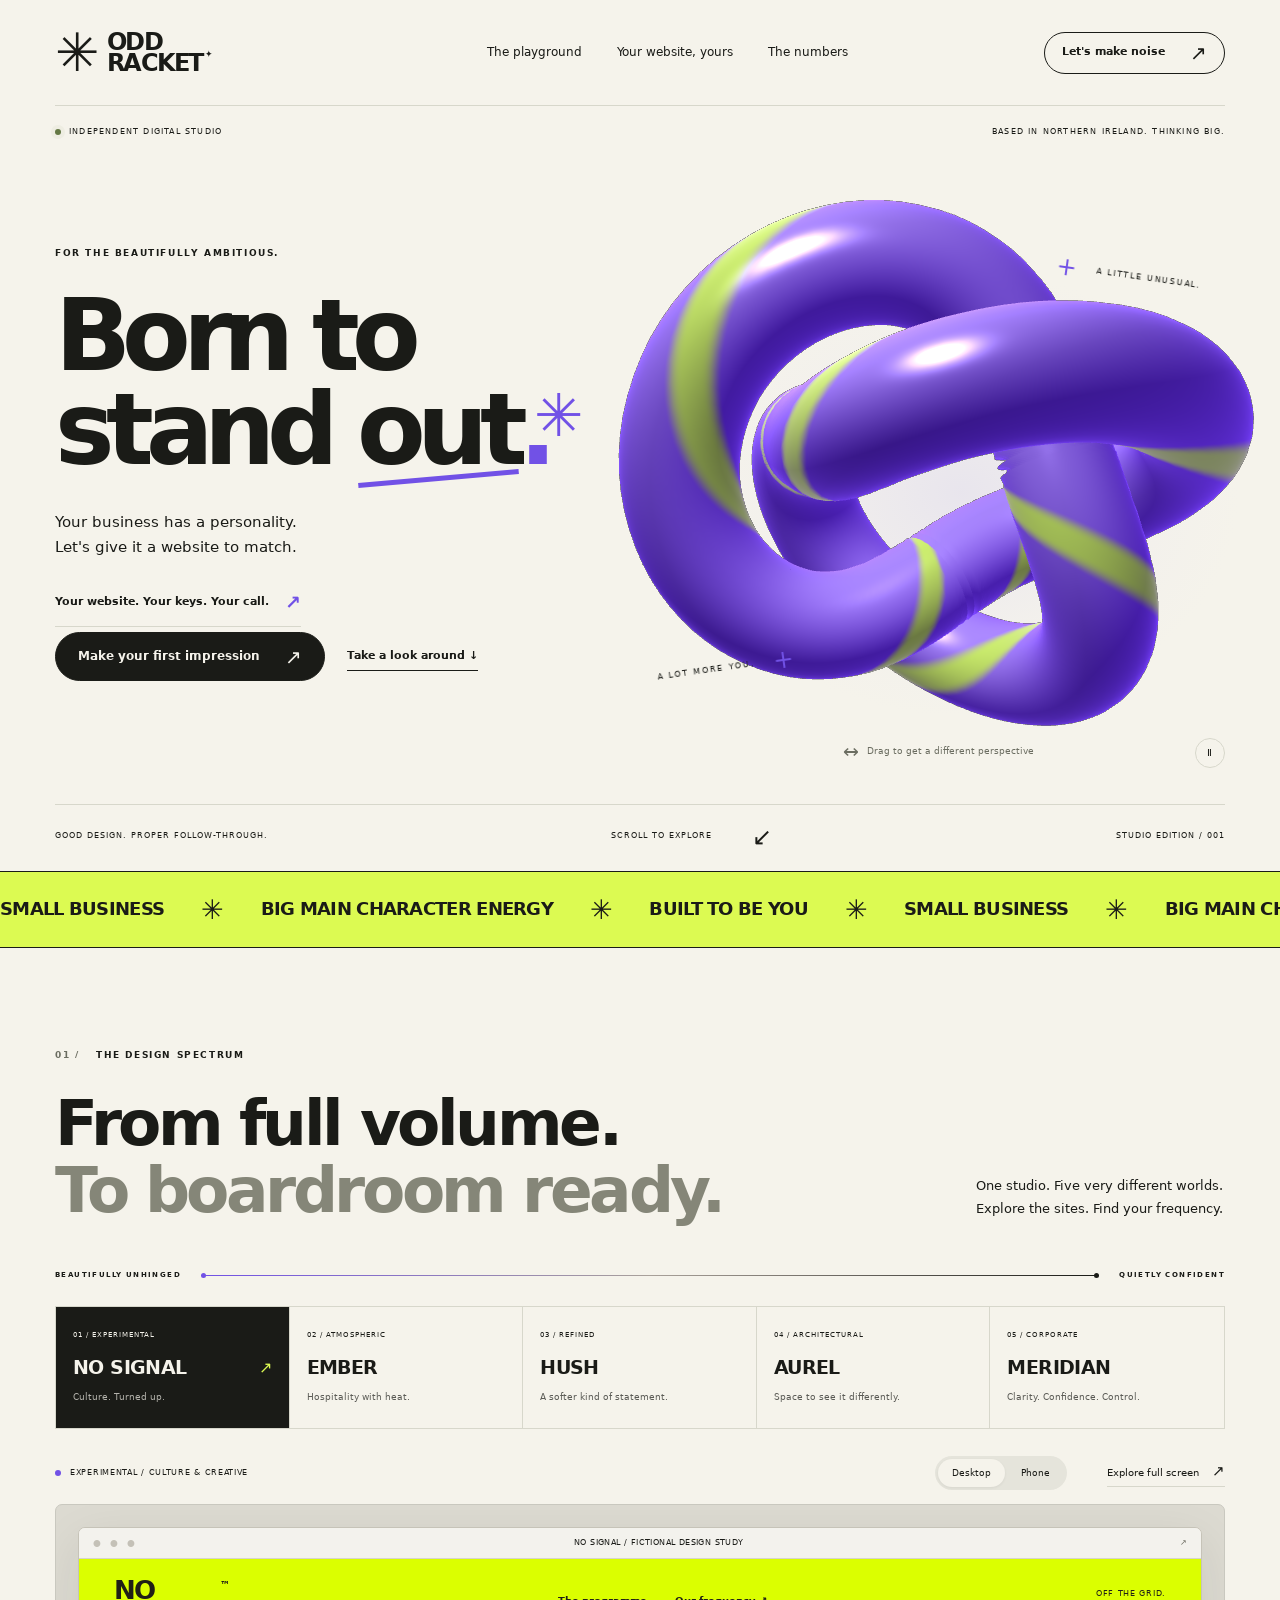
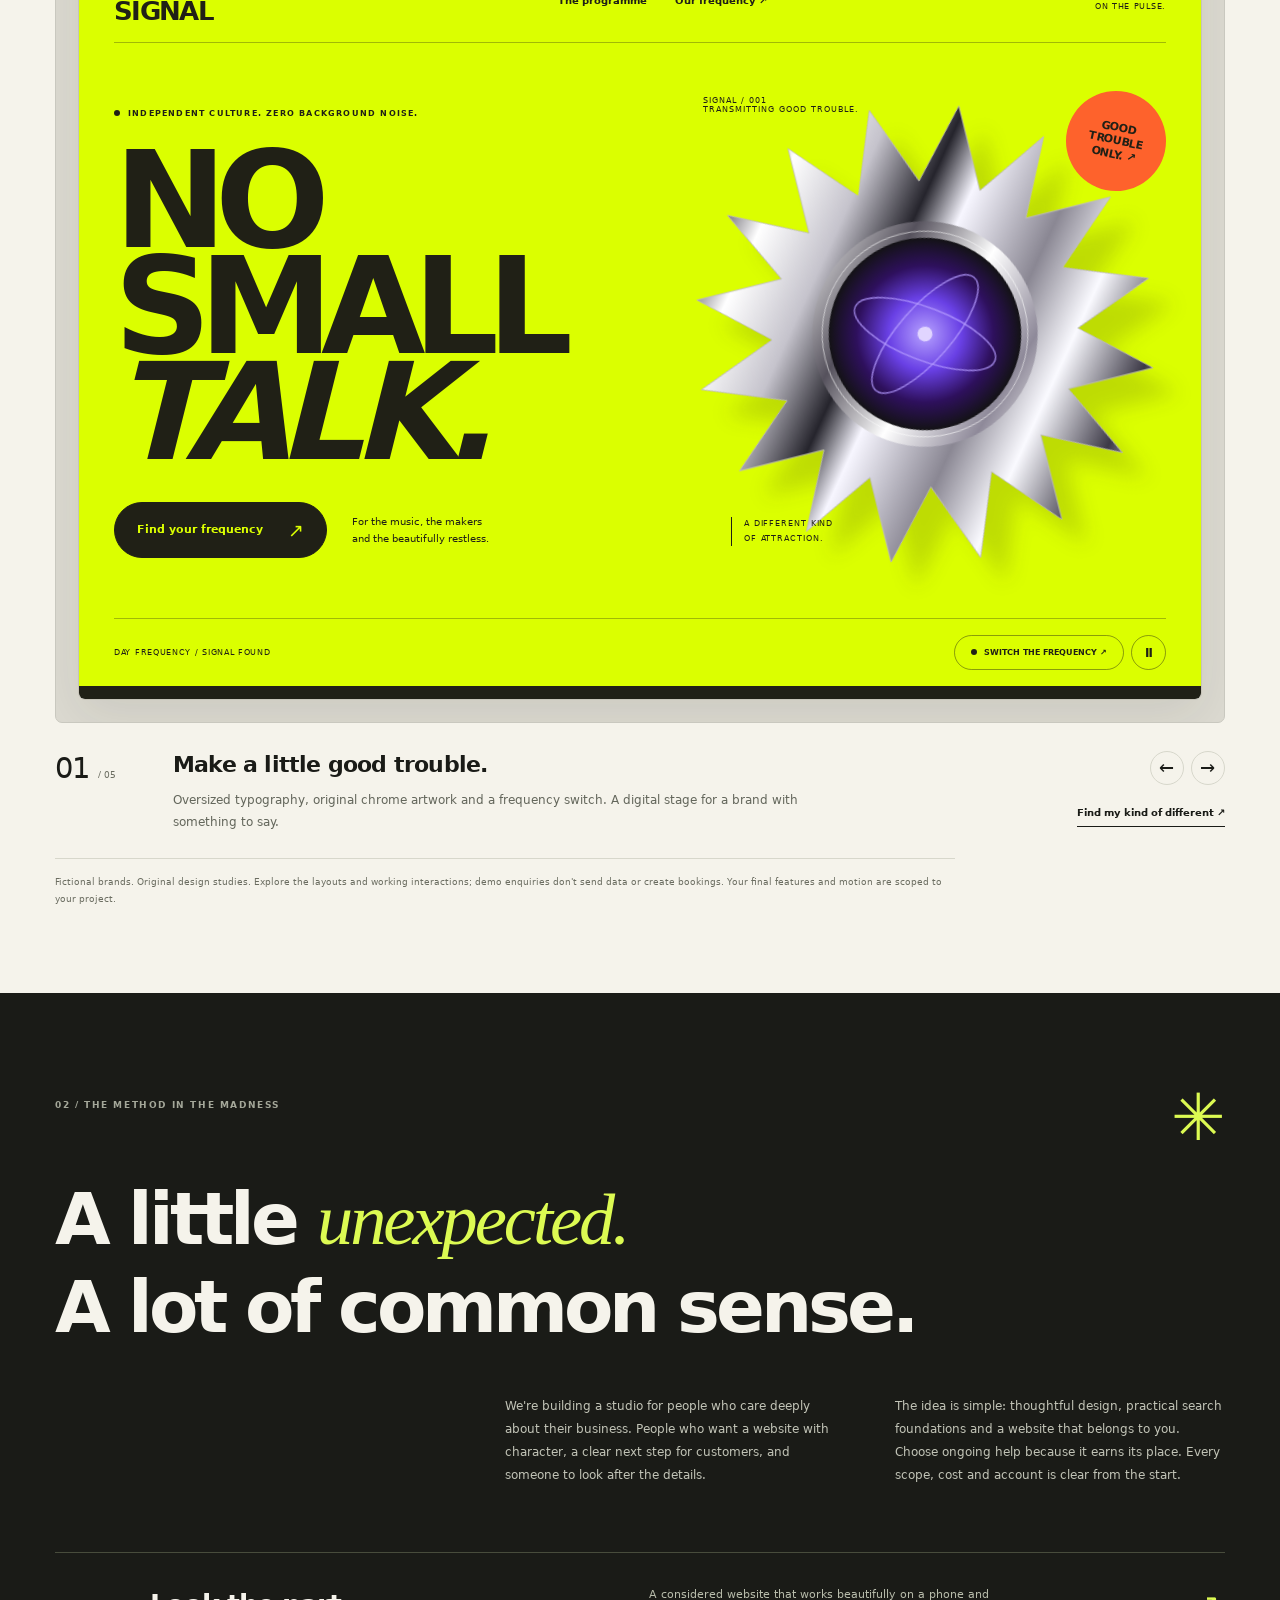
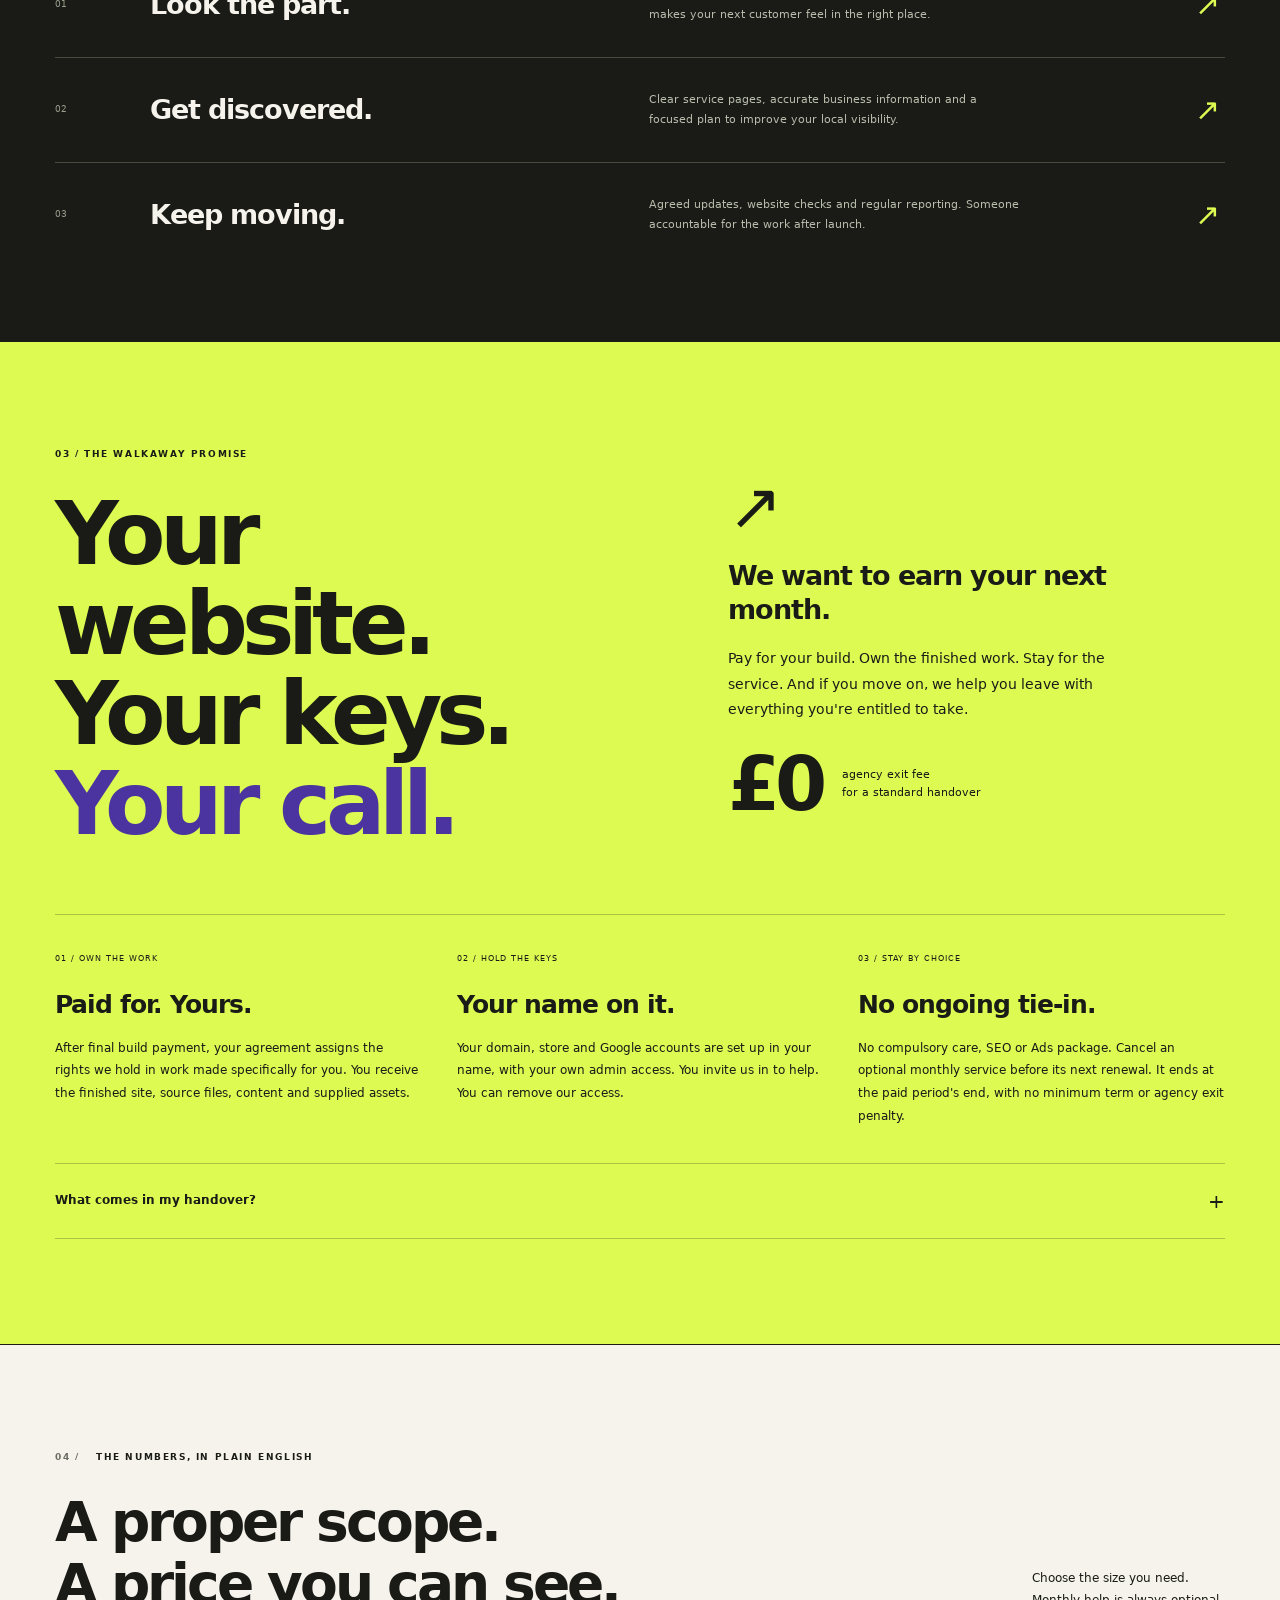
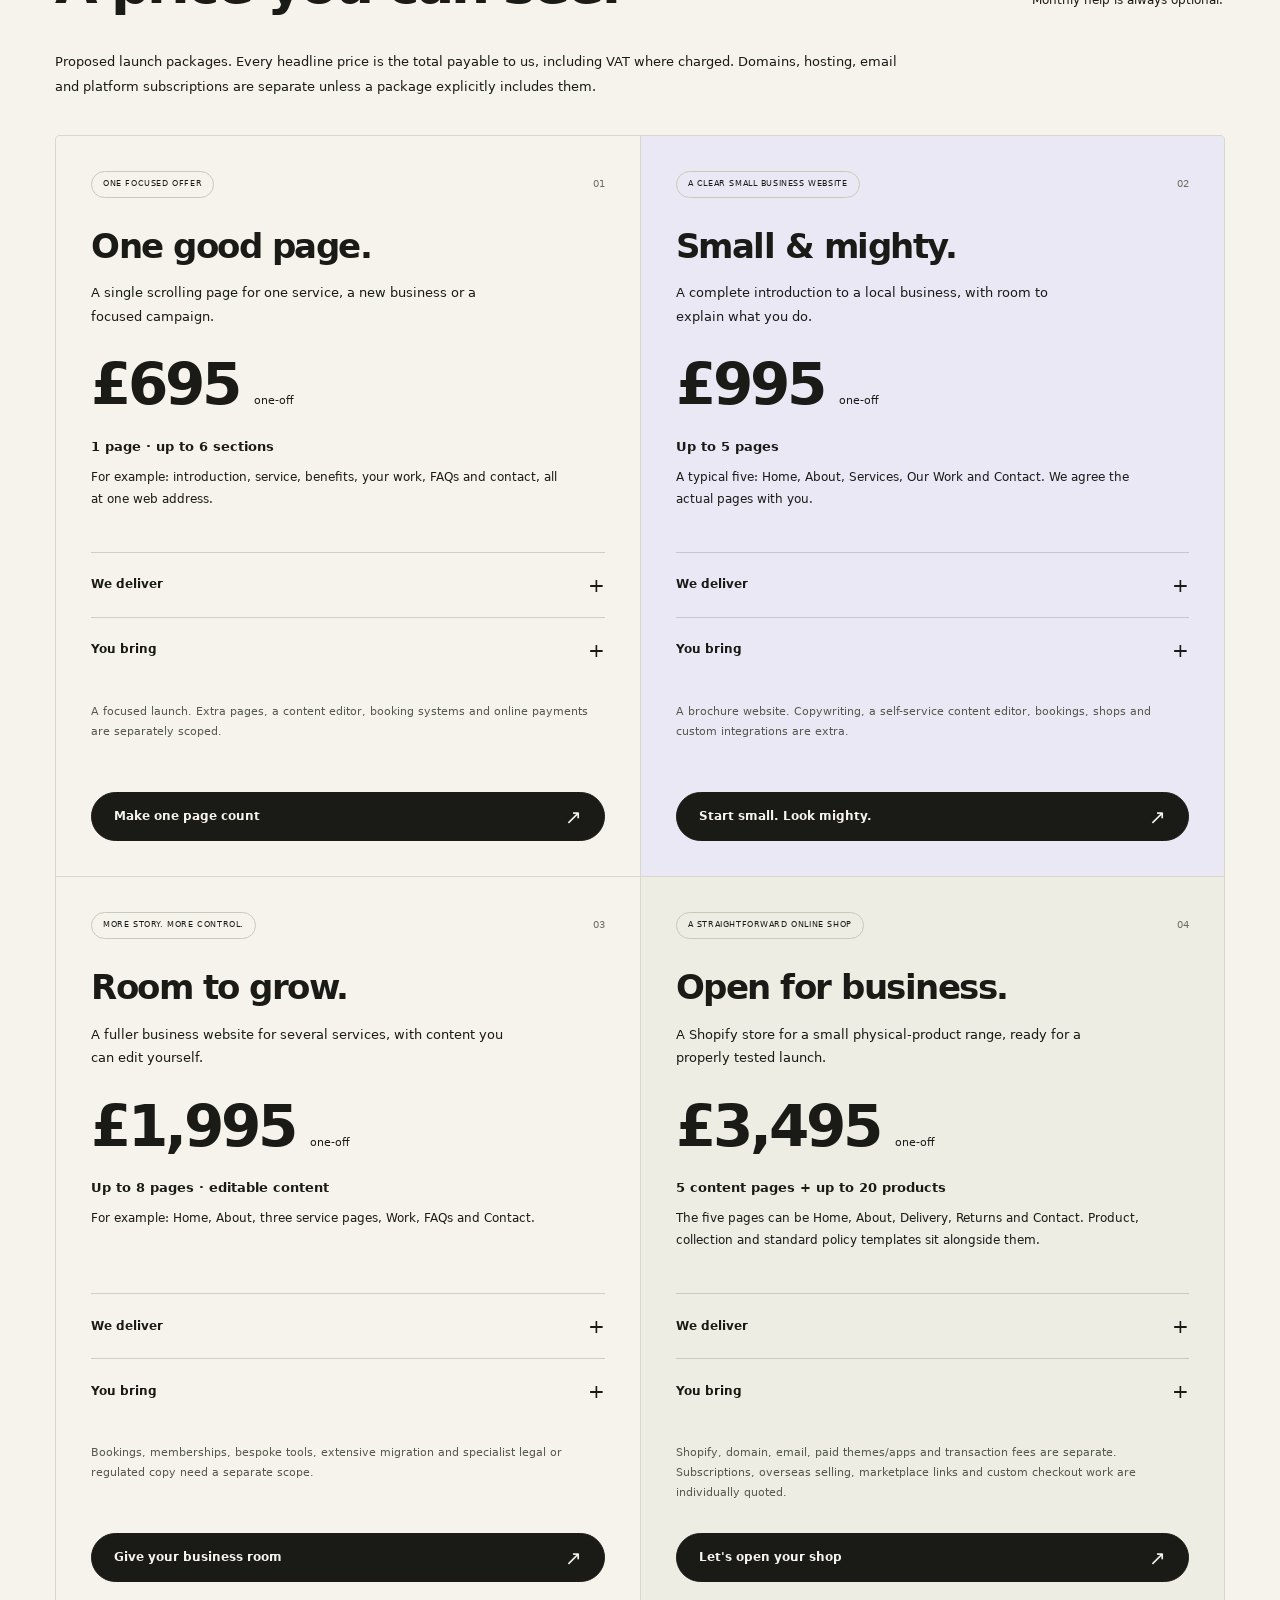
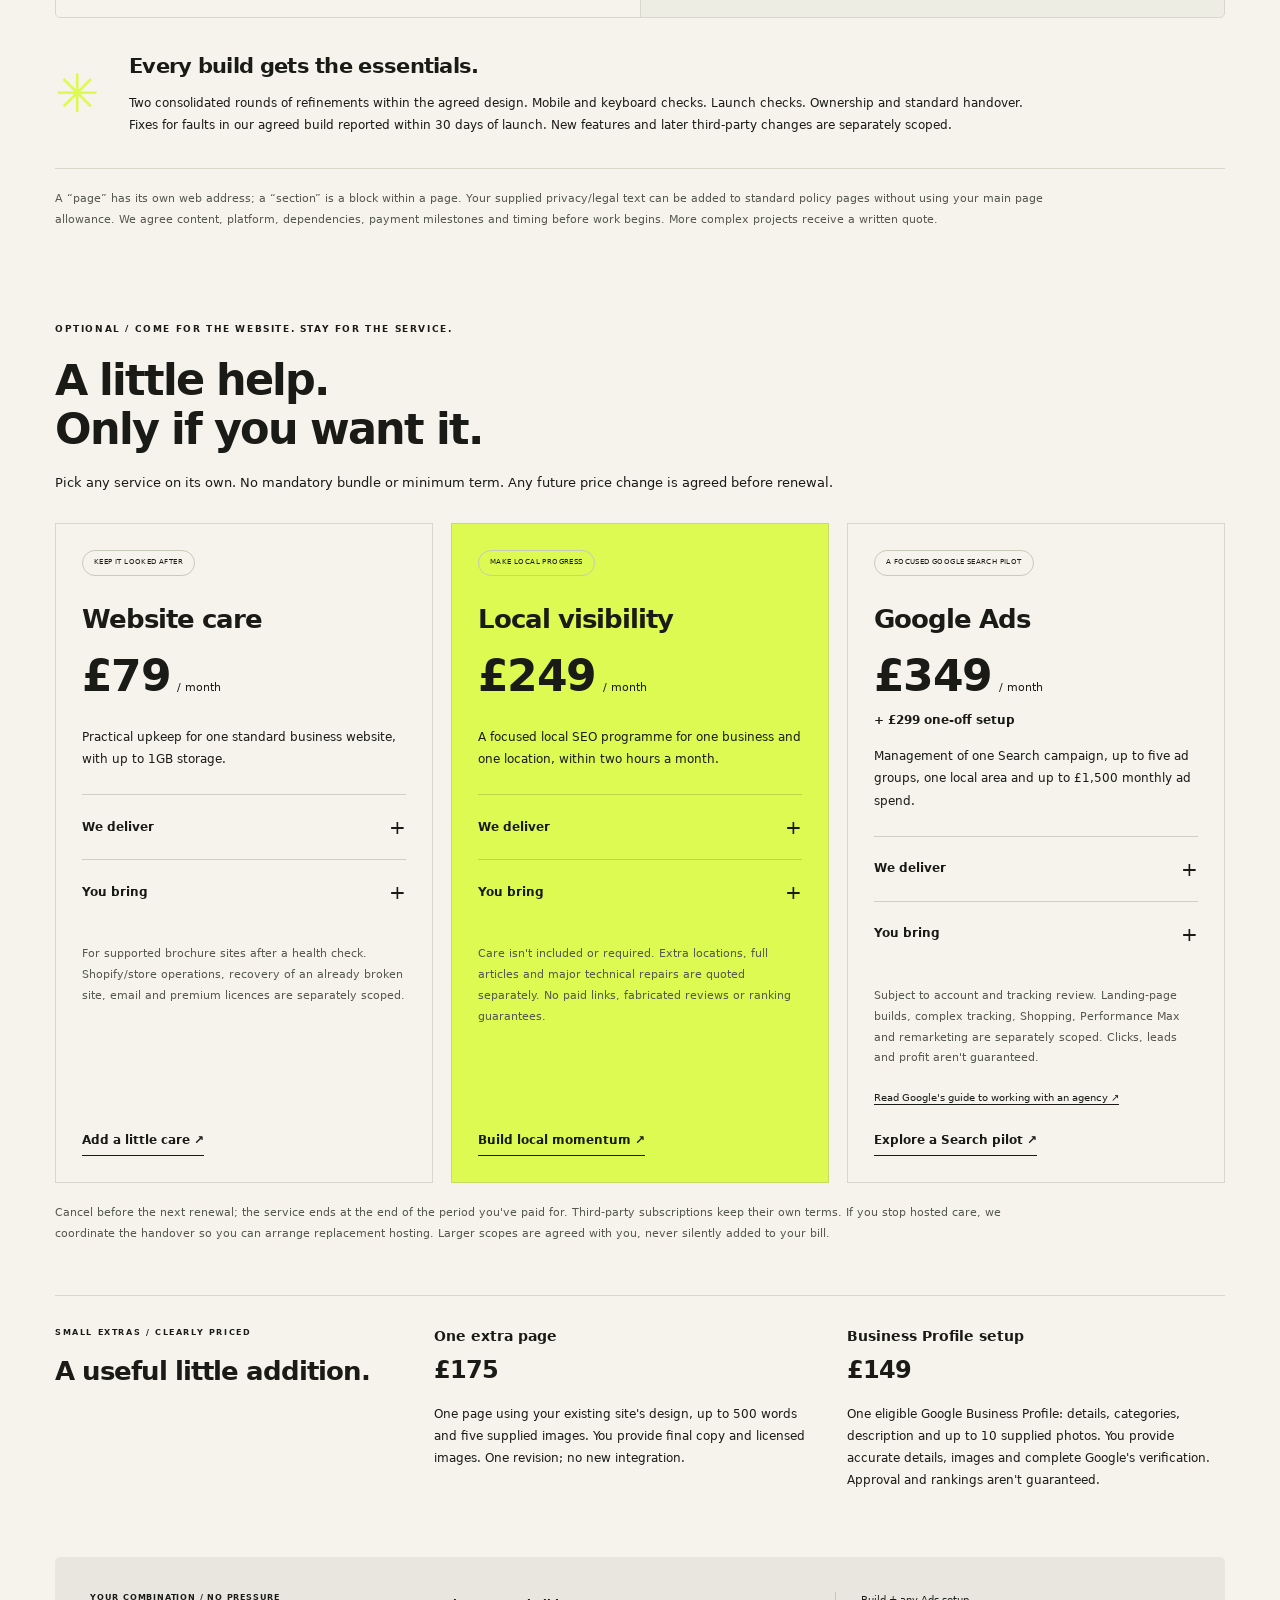
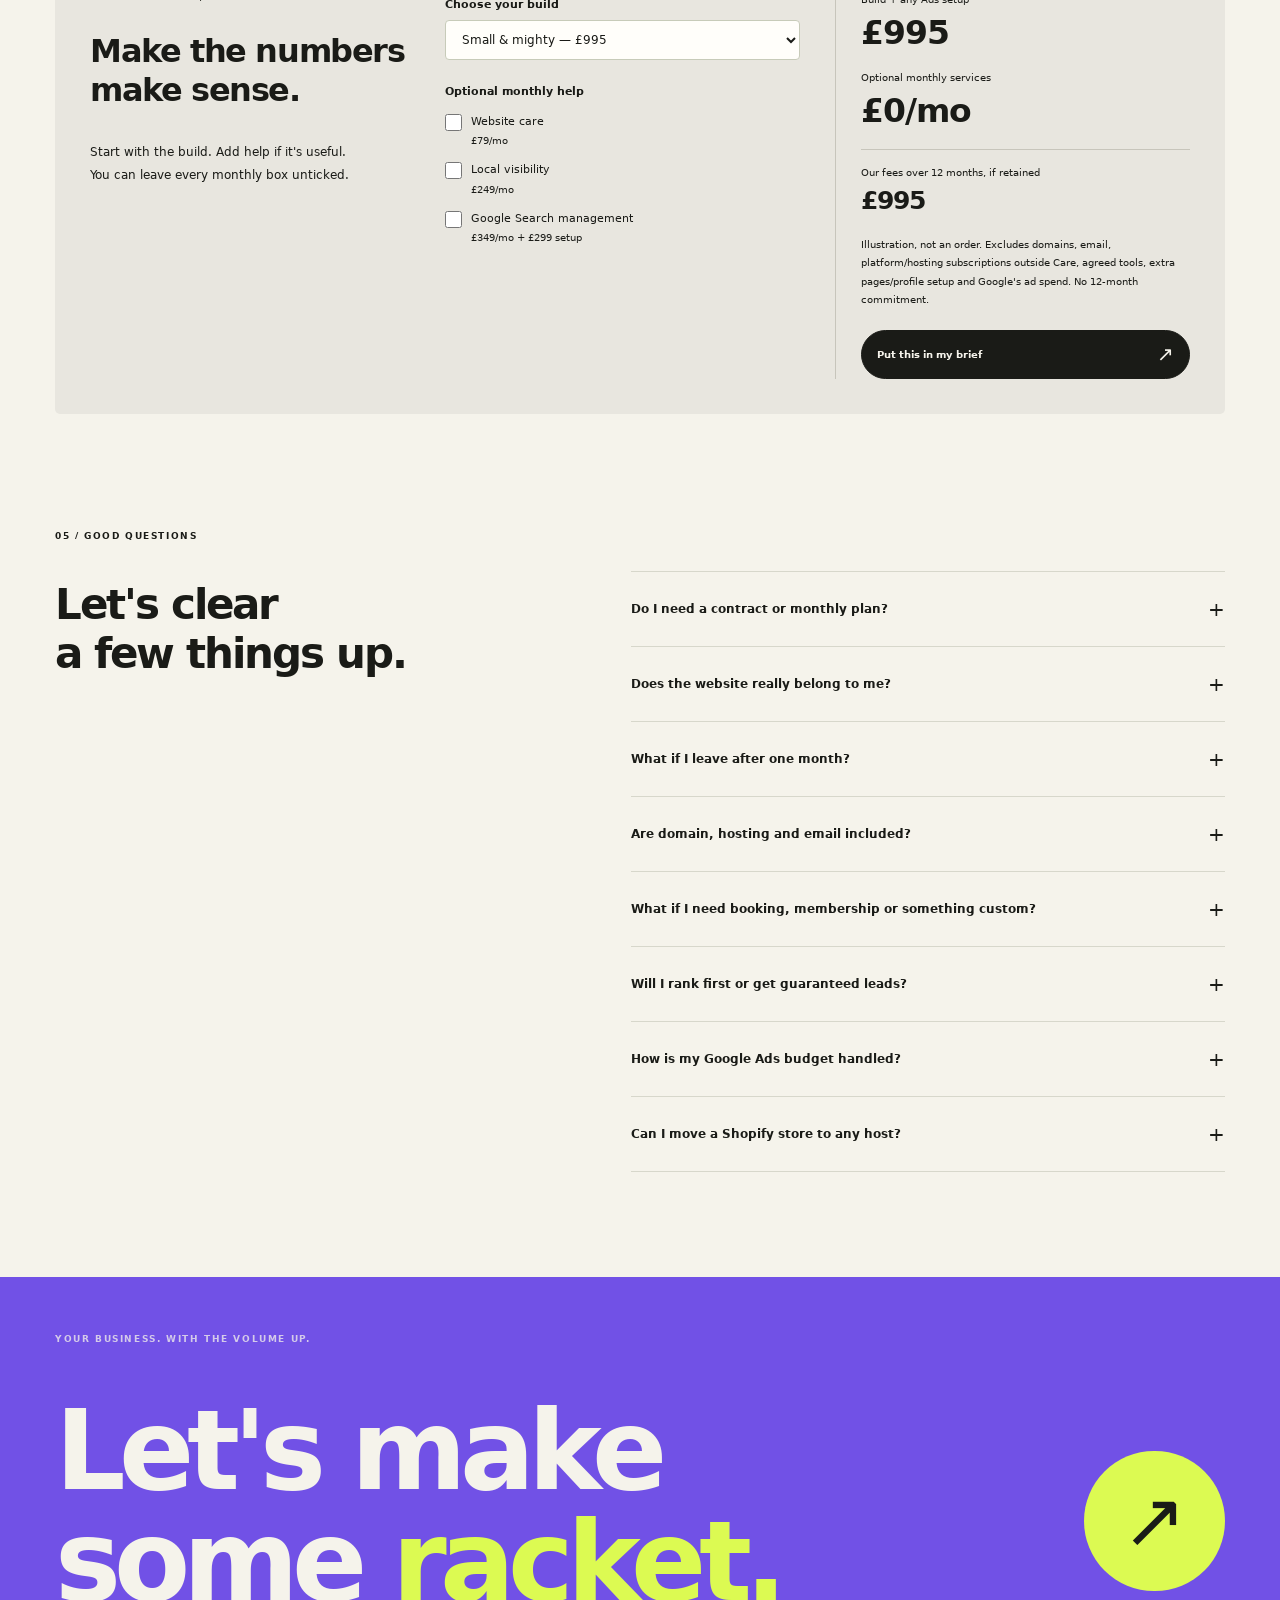
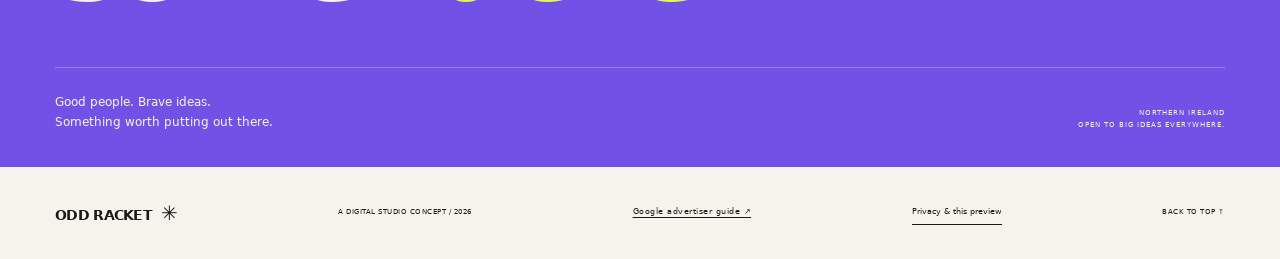
<file: index.html>
<!doctype html>
<html lang="en-GB">
<head>
  <meta charset="utf-8">
  <meta name="viewport" content="width=device-width, initial-scale=1">
  <meta name="theme-color" content="#f5f3eb">
  <meta name="description" content="ODD RACKET is a Northern Ireland digital studio concept. Distinctive websites you own. Clear packages, optional monthly care and local marketing, with no ongoing tie-in.">
  <meta name="robots" content="noindex, nofollow">
  <meta property="og:title" content="ODD RACKET — Websites with a pulse">
  <meta property="og:description" content="A little unusual. A lot more you. Explore a new kind of small-business website.">
  <meta property="og:type" content="website">
  <title>ODD RACKET — Websites with a pulse</title>
  <link rel="icon" href="mark.svg" type="image/svg+xml">
  <link rel="preload" href="display.woff" as="font" type="font/woff" crossorigin>
  <link rel="stylesheet" href="style.css">
  <script src="app.js" defer></script>
</head>
<body>
  <a class="skip-link" href="#main">Skip to content</a>
  <header class="site-header">
    <a class="brand" href="#top" aria-label="Odd Racket home"><span class="brand-icon" aria-hidden="true">✳</span><span>ODD<br>RACKET<span class="brand-dot" aria-hidden="true">✦</span></span></a>
    <nav class="desktop-nav" aria-label="Main navigation"><a href="#playground">The playground</a><a href="#ownership">Your website, yours</a><a href="#pricing">The numbers</a></nav>
    <button class="button header-cta" data-brief>Let's make noise <span aria-hidden="true">↗</span></button>
    <button class="menu-toggle" aria-label="Open menu" aria-expanded="false" aria-controls="mobile-nav"><span></span><span></span></button>
  </header>
  <nav id="mobile-nav" class="mobile-nav" aria-label="Mobile navigation" hidden><a href="#playground">The playground ↗</a><a href="#ownership">Your website, yours ↗</a><a href="#pricing">The numbers ↗</a><button data-brief>Start something ↗</button></nav>
  <main id="main">
    <section class="hero" id="top">
      <div class="hero-topline"><span><i class="status-dot"></i> INDEPENDENT DIGITAL STUDIO</span><span>BASED IN NORTHERN IRELAND. THINKING BIG.</span></div>
      <div class="hero-content">
        <div class="hero-copy"><p class="eyebrow">FOR THE BEAUTIFULLY AMBITIOUS.</p><h1>Born to<br>stand <span class="out-word">out<span class="type-spark" aria-hidden="true">✳</span></span><span class="hero-period">.</span></h1><p class="hero-description">Your business has a personality.<br>Let's give it a website to match.</p><a class="ownership-teaser" href="#ownership">Your website. Your keys. Your call. <span>↗</span></a><div class="hero-actions"><button class="button button-dark" data-brief>Make your first impression <span aria-hidden="true">↗</span></button><a class="text-link" href="#playground">Take a look around <span aria-hidden="true">↓</span></a></div></div>
        <div class="sculpture-wrap"><div class="sculpture-halo" aria-hidden="true"></div><canvas id="sculpture" role="img" aria-label="An interactive, twisting violet sculpture with lime highlights"></canvas><div class="orbit-label orbit-label-top"><span class="crosshair">+</span> A LITTLE UNUSUAL.</div><div class="orbit-label orbit-label-bottom">A LOT MORE YOU. <span class="crosshair">+</span></div><div class="sculpture-control"><span aria-hidden="true">↔</span><span>Drag to get a different perspective</span></div><button class="motion-button" aria-label="Pause page animations" aria-pressed="false" title="Pause page animations"><span aria-hidden="true">Ⅱ</span></button><div class="sculpture-fallback" aria-hidden="true">✳</div></div>
      </div>
      <div class="hero-bottom"><span>GOOD DESIGN. PROPER FOLLOW-THROUGH.</span><a href="#playground" aria-label="Scroll to the playground">SCROLL TO EXPLORE <span>↙</span></a><span class="edition">STUDIO EDITION / 001</span></div>
    </section>
    <div class="ticker" aria-label="Websites, local SEO and ongoing care"><div class="ticker-track" aria-hidden="true"><span>SMALL BUSINESS</span><b>✳</b><span>BIG MAIN CHARACTER ENERGY</span><b>✳</b><span>BUILT TO BE YOU</span><b>✳</b><span>SMALL BUSINESS</span><b>✳</b><span>BIG MAIN CHARACTER ENERGY</span><b>✳</b><span>BUILT TO BE YOU</span><b>✳</b></div></div>
    <section class="showcase section-pad" id="playground" aria-labelledby="showcase-heading">
      <div class="section-heading showcase-heading"><div><p class="eyebrow"><span>01 /</span> THE DESIGN SPECTRUM</p><h2 id="showcase-heading">From full volume.<br><span class="muted">To boardroom ready.</span></h2></div><p>One studio. Five very different worlds.<br>Explore the sites. Find your frequency.</p></div>
      <div class="spectrum-line"><span>BEAUTIFULLY UNHINGED</span><div aria-hidden="true"></div><span>QUIETLY CONFIDENT</span></div>
      <div class="showcase-tabs" role="tablist" aria-label="Choose a website design study">
        <button class="showcase-tab active" id="study-nosignal" role="tab" aria-selected="true" aria-controls="showcase-panel" data-study="nosignal"><span>01 / EXPERIMENTAL</span><strong>NO SIGNAL<span aria-hidden="true">↗</span></strong><small>Culture. Turned up.</small></button>
        <button class="showcase-tab" id="study-ember" role="tab" aria-selected="false" tabindex="-1" aria-controls="showcase-panel" data-study="ember"><span>02 / ATMOSPHERIC</span><strong>EMBER<span aria-hidden="true">↗</span></strong><small>Hospitality with heat.</small></button>
        <button class="showcase-tab" id="study-hush" role="tab" aria-selected="false" tabindex="-1" aria-controls="showcase-panel" data-study="hush"><span>03 / REFINED</span><strong>HUSH<span aria-hidden="true">↗</span></strong><small>A softer kind of statement.</small></button>
        <button class="showcase-tab" id="study-aurel" role="tab" aria-selected="false" tabindex="-1" aria-controls="showcase-panel" data-study="aurel"><span>04 / ARCHITECTURAL</span><strong>AUREL<span aria-hidden="true">↗</span></strong><small>Space to see it differently.</small></button>
        <button class="showcase-tab" id="study-meridian" role="tab" aria-selected="false" tabindex="-1" aria-controls="showcase-panel" data-study="meridian"><span>05 / CORPORATE</span><strong>MERIDIAN<span aria-hidden="true">↗</span></strong><small>Clarity. Confidence. Control.</small></button>
      </div>
      <p class="showcase-swipe">Swipe to explore all five styles ↔</p>
      <div class="showcase-toolbar"><span><i></i> <span id="study-category">EXPERIMENTAL / CULTURE & CREATIVE</span></span><div class="showcase-view" aria-label="Preview size"><button class="active" aria-pressed="true" data-preview="desktop">Desktop</button><button aria-pressed="false" data-preview="phone">Phone</button></div><a href="nosignal.html" id="study-open" target="_blank" rel="noopener noreferrer">Explore full screen <span aria-hidden="true">↗</span></a></div>
      <div id="showcase-panel" class="showcase-stage" role="tabpanel" aria-labelledby="study-nosignal"><div class="showcase-window"><div class="showcase-chrome"><span aria-hidden="true">● ● ●</span><span id="study-address">NO SIGNAL / FICTIONAL DESIGN STUDY</span><span aria-hidden="true">↗</span></div><iframe id="study-frame" src="nosignal.html" title="NO SIGNAL — experimental culture website design study" loading="lazy"></iframe></div></div>
      <div class="study-caption"><div class="study-caption-number" id="study-number">01<span>/ 05</span></div><div><h3 id="study-title">Make a little good trouble.</h3><p id="study-description">Oversized typography, original chrome artwork and a frequency switch. A digital stage for a brand with something to say.</p></div><div class="study-actions"><div class="study-arrows"><button id="study-previous" aria-label="Previous design study">←</button><button id="study-next" aria-label="Next design study">→</button></div><button class="text-link" id="study-brief" data-brief data-style="nosignal">Find my kind of different ↗</button></div></div>
      <p class="study-note">Fictional brands. Original design studies. Explore the layouts and working interactions; demo enquiries don't send data or create bookings. Your final features and motion are scoped to your project.</p>
    </section>
    <section class="manifesto section-pad" id="approach"><div class="manifesto-top"><p class="eyebrow">02 / THE METHOD IN THE MADNESS</p><span class="tiny-orbit" aria-hidden="true">✳</span></div><h2>A little <span class="serif-word">unexpected.</span><br>A lot of common sense.</h2><div class="manifesto-bottom"><p>We're building a studio for people who care deeply about their business. People who want a website with character, a clear next step for customers, and someone to look after the details.</p><p>The idea is simple: thoughtful design, practical search foundations and a website that belongs to you. Choose ongoing help because it earns its place. Every scope, cost and account is clear from the start.</p></div><div class="service-lines"><article><span>01</span><h3>Look the part.</h3><p>A considered website that works beautifully on a phone and makes your next customer feel in the right place.</p><span class="line-arrow" aria-hidden="true">↗</span></article><article><span>02</span><h3>Get discovered.</h3><p>Clear service pages, accurate business information and a focused plan to improve your local visibility.</p><span class="line-arrow" aria-hidden="true">↗</span></article><article><span>03</span><h3>Keep moving.</h3><p>Agreed updates, website checks and regular reporting. Someone accountable for the work after launch.</p><span class="line-arrow" aria-hidden="true">↗</span></article></div></section>
    <section class="ownership section-pad" id="ownership" aria-labelledby="ownership-title">
      <div class="ownership-head"><div><p class="eyebrow">03 / THE WALKAWAY PROMISE</p><h2 id="ownership-title">Your website.<br>Your keys.<br><span>Your call.</span></h2></div><div class="ownership-statement"><span class="key-mark" aria-hidden="true">↗</span><p>We want to earn your next month.</p><p>Pay for your build. Own the finished work. Stay for the service. And if you move on, we help you leave with everything you're entitled to take.</p><div class="exit-price"><strong>£0</strong><span>agency exit fee<br>for a standard handover</span></div></div></div>
      <div class="ownership-grid"><article><span>01 / OWN THE WORK</span><h3>Paid for. Yours.</h3><p>After final build payment, your agreement assigns the rights we hold in work made specifically for you. You receive the finished site, source files, content and supplied assets.</p></article><article><span>02 / HOLD THE KEYS</span><h3>Your name on it.</h3><p>Your domain, store and Google accounts are set up in your name, with your own admin access. You invite us in to help. You can remove our access.</p></article><article><span>03 / STAY BY CHOICE</span><h3>No ongoing tie-in.</h3><p>No compulsory care, SEO or Ads package. Cancel an optional monthly service before its next renewal. It ends at the paid period's end, with no minimum term or agency exit penalty.</p></article></div>
      <details class="handover-detail"><summary>What comes in my handover?<span>+</span></summary><div><p>Your website/source export, available content and assets, account ownership list, licence and subscription list, renewal dates and a short editing guide. One standard handover is included at launch and on leaving; we arrange it within five working days of your request.</p><p>Third-party software, fonts, stock images and themes keep their own licences. We disclose paid dependencies before you approve them. Shopify stays on Shopify unless you commission a rebuild; changing agency doesn't require a rebuild. Complex migration to a different platform is separately scoped.</p></div></details>
    </section>
    <section class="pricing section-pad" id="pricing" aria-labelledby="pricing-title">
      <div class="section-heading"><div><p class="eyebrow"><span>04 /</span> THE NUMBERS, IN PLAIN ENGLISH</p><h2 id="pricing-title">A proper scope.<br>A price you can see.</h2></div><p>Choose the size you need.<br>Monthly help is always optional.</p></div>
      <p class="price-intro">Proposed launch packages. Every headline price is the total payable to us, including VAT where charged. Domains, hosting, email and platform subscriptions are separate unless a package explicitly includes them.</p>
      <div class="build-grid">
        <article class="package-card"><div class="package-top"><span class="pill">ONE FOCUSED OFFER</span><span class="package-number">01</span></div><h3>One good page.</h3><p class="package-lead">A single scrolling page for one service, a new business or a focused campaign.</p><div class="package-price">£695<span>one-off</span></div><div class="page-count">1 page · up to 6 sections</div><p class="page-example">For example: introduction, service, benefits, your work, FAQs and contact, all at one web address.</p><details class="package-detail"><summary>We deliver<span>+</span></summary><ul><li>One designed page with up to 1,000 words of your approved copy.</li><li>Mobile layout, image preparation and clear enquiry buttons.</li><li>One enquiry form, up to six fields, with delivery and spam checks.</li><li>Page title, description, indexing setup and an editing guide.</li></ul></details><details class="package-detail"><summary>You bring<span>+</span></summary><p>Your logo or business name, final wording, up to 10 photos you have permission to use, contact details and approved privacy information. We need access to your domain and chosen hosting.</p></details><p class="scope-boundary">A focused launch. Extra pages, a content editor, booking systems and online payments are separately scoped.</p><button class="button button-dark" data-brief data-package="onepage">Make one page count <span>↗</span></button></article>
        <article class="package-card package-highlight"><div class="package-top"><span class="pill">A CLEAR SMALL BUSINESS WEBSITE</span><span class="package-number">02</span></div><h3>Small & mighty.</h3><p class="package-lead">A complete introduction to a local business, with room to explain what you do.</p><div class="package-price">£995<span>one-off</span></div><div class="page-count">Up to 5 pages</div><p class="page-example">A typical five: Home, About, Services, Our Work and Contact. We agree the actual pages with you.</p><details class="package-detail"><summary>We deliver<span>+</span></summary><ul><li>Up to five designed pages using up to 2,500 words of your approved copy.</li><li>Mobile layout, up to 20 supplied photos and one six-field enquiry form.</li><li>Titles, descriptions, sitemap, Search Console connection and indexing checks.</li><li>One launch session and a short guide to your website.</li></ul></details><details class="package-detail"><summary>You bring<span>+</span></summary><p>Your logo, final wording for each page, service and pricing facts, up to 20 licensed photos, contact details and approved privacy information. You provide access to your domain and hosting.</p></details><p class="scope-boundary">A brochure website. Copywriting, a self-service content editor, bookings, shops and custom integrations are extra.</p><button class="button button-dark" data-brief data-package="small">Start small. Look mighty. <span>↗</span></button></article>
        <article class="package-card"><div class="package-top"><span class="pill">MORE STORY. MORE CONTROL.</span><span class="package-number">03</span></div><h3>Room to grow.</h3><p class="package-lead">A fuller business website for several services, with content you can edit yourself.</p><div class="package-price">£1,995<span>one-off</span></div><div class="page-count">Up to 8 pages · editable content</div><p class="page-example">For example: Home, About, three service pages, Work, FAQs and Contact.</p><details class="package-detail"><summary>We deliver<span>+</span></summary><ul><li>Up to eight designed pages in an agreed, exportable content management system.</li><li>Up to 3,000 words drafted from your business facts and approved by you.</li><li>Up to 30 supplied images, one enquiry form and core search setup.</li><li>Up to five existing URL redirects and one hour of editor training.</li></ul></details><details class="package-detail"><summary>You bring<span>+</span></summary><p>Your logo, a completed business questionnaire, accurate service details, up to 30 licensed photos, examples of work and one person to approve the copy. You supply approved legal/privacy text and domain/hosting access.</p></details><p class="scope-boundary">Bookings, memberships, bespoke tools, extensive migration and specialist legal or regulated copy need a separate scope.</p><button class="button button-dark" data-brief data-package="grow">Give your business room <span>↗</span></button></article>
        <article class="package-card shop-package"><div class="package-top"><span class="pill">A STRAIGHTFORWARD ONLINE SHOP</span><span class="package-number">04</span></div><h3>Open for business.</h3><p class="package-lead">A Shopify store for a small physical-product range, ready for a properly tested launch.</p><div class="package-price">£3,495<span>one-off</span></div><div class="page-count">5 content pages + up to 20 products</div><p class="page-example">The five pages can be Home, About, Delivery, Returns and Contact. Product, collection and standard policy templates sit alongside them.</p><details class="package-detail"><summary>We deliver<span>+</span></summary><ul><li>Shopify theme styling, up to five content pages and three collections.</li><li>Upload of up to 20 products, each with up to five variants.</li><li>GBP pricing, one UK delivery setup and one supported payment provider connection.</li><li>Payment, refund, stock, delivery and order-email tests; 90-minute handover.</li></ul></details><details class="package-detail"><summary>You bring<span>+</span></summary><p>Your Shopify account, logo, approved page copy, complete product spreadsheet, licensed images, prices, stock and delivery rules. You approve tax settings and supply your returns, privacy and sales policies. You complete provider identity checks and handle orders, customers and fulfilment.</p></details><p class="scope-boundary">Shopify, domain, email, paid themes/apps and transaction fees are separate. Subscriptions, overseas selling, marketplace links and custom checkout work are individually quoted.</p><button class="button button-dark" data-brief data-package="shop">Let's open your shop <span>↗</span></button></article>
      </div>
      <div class="included-strip"><span class="tiny-orbit" aria-hidden="true">✳</span><div><h3>Every build gets the essentials.</h3><p>Two consolidated rounds of refinements within the agreed design. Mobile and keyboard checks. Launch checks. Ownership and standard handover. Fixes for faults in our agreed build reported within 30 days of launch. New features and later third-party changes are separately scoped.</p></div></div>
      <p class="scope-note">A “page” has its own web address; a “section” is a block within a page. Your supplied privacy/legal text can be added to standard policy pages without using your main page allowance. We agree content, platform, dependencies, payment milestones and timing before work begins. More complex projects receive a written quote.</p>
      <div class="ongoing-heading" id="monthly"><p class="eyebrow">OPTIONAL / COME FOR THE WEBSITE. STAY FOR THE SERVICE.</p><h3>A little help.<br>Only if you want it.</h3><p>Pick any service on its own. No mandatory bundle or minimum term. Any future price change is agreed before renewal.</p></div>
      <div class="ongoing-grid">
        <article class="ongoing-card"><span class="pill">KEEP IT LOOKED AFTER</span><h3>Website care</h3><div class="monthly-price">£79<span>/ month</span></div><p>Practical upkeep for one standard business website, with up to 1GB storage.</p><details class="package-detail"><summary>We deliver<span>+</span></summary><ul><li>Website hosting, TLS and daily backups with seven days' retention.</li><li>Uptime alerts, monthly maintenance and routine supported software updates.</li><li>Restore check at setup and every quarter.</li><li>Up to 30 minutes of content edits each month; unused time doesn't roll over.</li></ul></details><details class="package-detail"><summary>You bring<span>+</span></summary><p>Account access, clear change requests and approved replacement text/images. You keep your domain and licences renewed. Requests are handled in business hours; this isn't 24-hour human support.</p></details><p class="scope-boundary">For supported brochure sites after a health check. Shopify/store operations, recovery of an already broken site, email and premium licences are separately scoped.</p><button class="text-link" data-brief data-service="care">Add a little care ↗</button></article>
        <article class="ongoing-card ongoing-lime"><span class="pill">MAKE LOCAL PROGRESS</span><h3>Local visibility</h3><div class="monthly-price">£249<span>/ month</span></div><p>A focused local SEO programme for one business and one location, within two hours a month.</p><details class="package-detail"><summary>We deliver<span>+</span></summary><ul><li>A monthly search visibility and website health review.</li><li>One agreed priority improvement: for example a service-page update or eligible Google Business Profile improvement.</li><li>A clear report of work completed, search trends and available enquiry data.</li><li>Next month's priority, with the delivery time including research and reporting.</li></ul></details><details class="package-detail"><summary>You bring<span>+</span></summary><p>Website, Search Console and profile access, accurate service/location details, genuine photos and approval of changes. You confirm enquiries and sales so reporting reflects your business.</p></details><p class="scope-boundary">Care isn't included or required. Extra locations, full articles and major technical repairs are quoted separately. No paid links, fabricated reviews or ranking guarantees.</p><button class="text-link" data-brief data-service="seo">Build local momentum ↗</button></article>
        <article class="ongoing-card"><span class="pill">A FOCUSED GOOGLE SEARCH PILOT</span><h3>Google Ads</h3><div class="monthly-price">£349<span>/ month</span></div><div class="setup-price">+ £299 one-off setup</div><p>Management of one Search campaign, up to five ad groups, one local area and up to £1,500 monthly ad spend.</p><details class="package-detail"><summary>We deliver<span>+</span></summary><ul><li>Setup: keyword research, ad copy, location/budget settings and one standard website enquiry conversion goal.</li><li>Tracking and consent checks before launch; any extra consent-tool subscription is agreed separately.</li><li>Weekly search-term, negative-keyword, bid and budget reviews.</li><li>A monthly report separating our fee, Google's charges and measured enquiries.</li></ul></details><details class="package-detail"><summary>You bring<span>+</span></summary><p>Your Google Ads account and payment method, approved ad budget, a suitable working landing page, accurate offers, account access and timely approvals. You pay Google directly and retain admin access.</p></details><p class="scope-boundary">Subject to account and tracking review. Landing-page builds, complex tracking, Shopping, Performance Max and remarketing are separately scoped. Clicks, leads and profit aren't guaranteed.</p><a class="advertiser-guide" href="https://support.google.com/adspolicy/answer/9457109?hl=en" target="_blank" rel="noopener noreferrer">Read Google's guide to working with an agency ↗</a><button class="text-link" data-brief data-service="ads">Explore a Search pilot ↗</button></article>
      </div>
      <p class="monthly-note">Cancel before the next renewal; the service ends at the end of the period you've paid for. Third-party subscriptions keep their own terms. If you stop hosted care, we coordinate the handover so you can arrange replacement hosting. Larger scopes are agreed with you, never silently added to your bill.</p>
      <div class="small-extras"><div><p class="eyebrow">SMALL EXTRAS / CLEARLY PRICED</p><h3>A useful little addition.</h3></div><article><h4>One extra page <span>£175</span></h4><p>One page using your existing site's design, up to 500 words and five supplied images. You provide final copy and licensed images. One revision; no new integration.</p></article><article><h4>Business Profile setup <span>£149</span></h4><p>One eligible Google Business Profile: details, categories, description and up to 10 supplied photos. You provide accurate details, images and complete Google's verification. Approval and rankings aren't guaranteed.</p></article></div>
      <div class="estimate-panel" aria-labelledby="estimate-title"><div class="estimate-intro"><p class="eyebrow">YOUR COMBINATION / NO PRESSURE</p><h3 id="estimate-title">Make the numbers<br> make sense.</h3><p>Start with the build. Add help if it's useful.<br> You can leave every monthly box unticked.</p></div><div class="estimate-controls"><label for="estimate-build">Choose your build</label><select id="estimate-build"><option value="onepage">One good page — £695</option><option value="small" selected>Small & mighty — £995</option><option value="grow">Room to grow — £1,995</option><option value="shop">Open for business — £3,495</option><option value="custom">Custom or existing website — quote</option></select><fieldset><legend>Optional monthly help</legend><label class="check-label"><input type="checkbox" data-estimate-service="care"><span>Website care <b>£79/mo</b></span></label><label class="check-label"><input type="checkbox" data-estimate-service="seo"><span>Local visibility <b>£249/mo</b></span></label><label class="check-label"><input type="checkbox" data-estimate-service="ads"><span>Google Search management <b>£349/mo + £299 setup</b></span></label></fieldset><p class="estimate-care-note" id="estimate-care-note" hidden>Shopify hosts your store. Our standard website care package isn't needed; store support is quoted for your scope.</p></div><div class="estimate-result" role="status" aria-live="polite" aria-atomic="true"><div><span>Build + any Ads setup</span><strong id="estimate-upfront">£995</strong></div><div><span>Optional monthly services</span><strong id="estimate-monthly">£0<span>/mo</span></strong></div><div class="estimate-year"><span>Our fees over 12 months, if retained</span><strong id="estimate-year">£995</strong></div><p>Illustration, not an order. Excludes domains, email, platform/hosting subscriptions outside Care, agreed tools, extra pages/profile setup and Google's ad spend. No 12-month commitment.</p><button class="button button-dark" data-brief>Put this in my brief <span>↗</span></button></div></div>
    </section>
    <section class="faq section-pad"><p class="eyebrow">05 / GOOD QUESTIONS</p><div class="faq-content"><h2>Let's clear<br>a few things up.</h2><div class="faq-list">
      <details><summary>Do I need a contract or monthly plan?<span>+</span></summary><p>A clear project agreement records your pages, deliverables, payment milestones, rights and what happens if you stop the build. There is no mandatory monthly plan. Optional monthly services have no minimum term and can be cancelled before their next renewal.</p></details>
      <details><summary>Does the website really belong to me?<span>+</span></summary><p>Yes. Once your build is fully paid, we hand over the site and assign the rights we hold in work created specifically for you, in writing. Third-party components keep their disclosed licences. Your domain and accounts remain in your name, and you keep admin access.</p></details>
      <details><summary>What if I leave after one month?<span>+</span></summary><p>You keep your paid-for website. Cancel optional monthly help before its next renewal and it ends at the paid period's end. We include the standard handover/export without an agency exit fee. Arrange replacement hosting before your current hosting ends. Third-party services keep their own billing terms.</p></details>
      <details><summary>Are domain, hosting and email included?<span>+</span></summary><p>Build prices cover the build. Your domain and email are itemised separately in your name. Website Care includes hosting for one supported brochure site. Otherwise you choose hosting separately. Shopify includes store hosting in its own subscription, which you pay directly; business email is separate.</p></details>
      <details><summary>What if I need booking, membership or something custom?<span>+</span></summary><p>We check the integration and costs before quoting. Extra features, advanced animation, complex forms, international stores and large migrations require an agreed scope. You see any software subscription and licence restrictions before approval.</p></details>
      <details><summary>Will I rank first or get guaranteed leads?<span>+</span></summary><p>We can improve pages, search foundations and campaigns, then report the work and results. Competition, demand, location, budget and your offer all matter. Specific rankings, lead volumes and financial returns cannot be guaranteed.</p></details>
      <details><summary>How is my Google Ads budget handled?<span>+</span></summary><p>Your advertising spend is paid directly to Google, separately from our setup and management fees. You retain account access. We agree the budget before launch and get approval before increasing it. Google's daily spend can fluctuate; we explain the applicable billing limits before campaigns start.</p></details>
      <details><summary>Can I move a Shopify store to any host?<span>+</span></summary><p>You can change agency and keep your store, domain, account and history. Shopify is a hosted platform: its subscription continues while your shop operates there. Moving to a different platform can require a rebuild, and exports don't include every setting or app feature.</p></details>
    </div></div></section>
    <section class="closing section-pad"><p class="eyebrow">YOUR BUSINESS. WITH THE VOLUME UP.</p><div class="closing-title"><h2>Let's make<br>some <span>racket.</span></h2><button class="round-cta" data-brief aria-label="Start your project brief">↗</button></div><div class="closing-bottom"><p>Good people. Brave ideas.<br>Something worth putting out there.</p><span>NORTHERN IRELAND<br>OPEN TO BIG IDEAS EVERYWHERE.</span></div></section>
  </main>
  <footer><a class="footer-brand" href="#top">ODD RACKET <span>✳</span></a><span>A DIGITAL STUDIO CONCEPT / 2026</span><a class="footer-guide" href="https://support.google.com/adspolicy/answer/9457109?hl=en" target="_blank" rel="noopener noreferrer">Google advertiser guide ↗</a><button id="privacy-button">Privacy & this preview</button><a href="#top">BACK TO TOP ↑</a></footer>
  <dialog id="brief-dialog" aria-labelledby="brief-title"><div class="dialog-header"><span class="eyebrow">LET'S START WITH YOU.</span><button class="dialog-close" aria-label="Close project brief">×</button></div><h2 id="brief-title">Tell us your<br><span>big idea.</span></h2><p class="dialog-intro">A few good details make a great starting point.</p><form id="brief-form"><div class="field-pair"><label>Your name<input name="name" autocomplete="name" placeholder="First and last name" required maxlength="100"></label><label>Business name<input name="business" autocomplete="organization" placeholder="The business we're building for" required maxlength="150"></label></div><label>What do you do?<input name="industry" placeholder="e.g. Joinery, beauty, the best coffee in town…" required maxlength="200"></label><label>Your build<select name="package" id="package-select"><option value="onepage">One good page — £695</option><option value="small" selected>Small & mighty — £995</option><option value="grow">Room to grow — £1,995</option><option value="shop">Open for business — £3,495</option><option value="custom">Custom or existing website — let's scope it</option></select></label><fieldset class="brief-services"><legend>Optional monthly help</legend><label class="check-label"><input type="checkbox" name="services" value="care"><span>Website care — £79/month</span></label><label class="check-label"><input type="checkbox" name="services" value="seo"><span>Local visibility — £249/month</span></label><label class="check-label"><input type="checkbox" name="services" value="ads"><span>Google Search — £349/month + £299 setup</span></label><p id="brief-care-note" hidden>Shopify includes hosting. Standard brochure-site care isn't offered for this package.</p></fieldset><label>Your design direction<select name="design" id="style-select"><option value="unsure">Let's find my style</option><option value="nosignal">NO SIGNAL — experimental</option><option value="ember">EMBER — atmospheric hospitality</option><option value="hush">HUSH — refined beauty</option><option value="aurel">AUREL — architectural luxury</option><option value="meridian">MERIDIAN — corporate</option></select></label><label>What would make this a success?<textarea name="goal" rows="3" placeholder="More enquiries? A better first impression? Tell us what matters." required maxlength="2000"></textarea></label><p class="brief-disclosure">This concept preview creates a brief for you to download. It does not send your details or create an order. A direct enquiry channel will be added before public launch.</p><button class="button button-dark" type="submit">Create my project brief <span>↗</span></button></form><div id="brief-result" hidden><div class="result-check">✓</div><h3>A good start.<br>Now make it happen.</h3><pre id="brief-output"></pre><div class="result-actions"><button class="button button-dark" id="download-brief">Download brief ↓</button><button class="button" id="copy-brief">Copy brief ↗</button></div><p id="brief-status" role="status">Your brief is ready. No details have been sent.</p><button class="text-link" id="edit-brief">← Edit my answers</button></div></dialog>
  <dialog id="privacy-dialog" aria-labelledby="privacy-title"><div class="dialog-header"><span class="eyebrow">CLEAR FROM THE START.</span><button class="dialog-close" aria-label="Close privacy information">×</button></div><h2 id="privacy-title">Privacy &<br>this preview.</h2><p>This is a working preview for a proposed digital studio. The name and packages are provisional.</p><p>The project brief is generated in your browser and is not submitted to us. This page adds no advertising trackers, analytics scripts or optional cookies. The hosting provider may process standard access and security logs.</p><p>A full business privacy notice, contact channel and service terms will be prepared before public launch.</p></dialog>
  <div id="toast" role="status" aria-live="polite"></div>
</body>
</html>
</file>
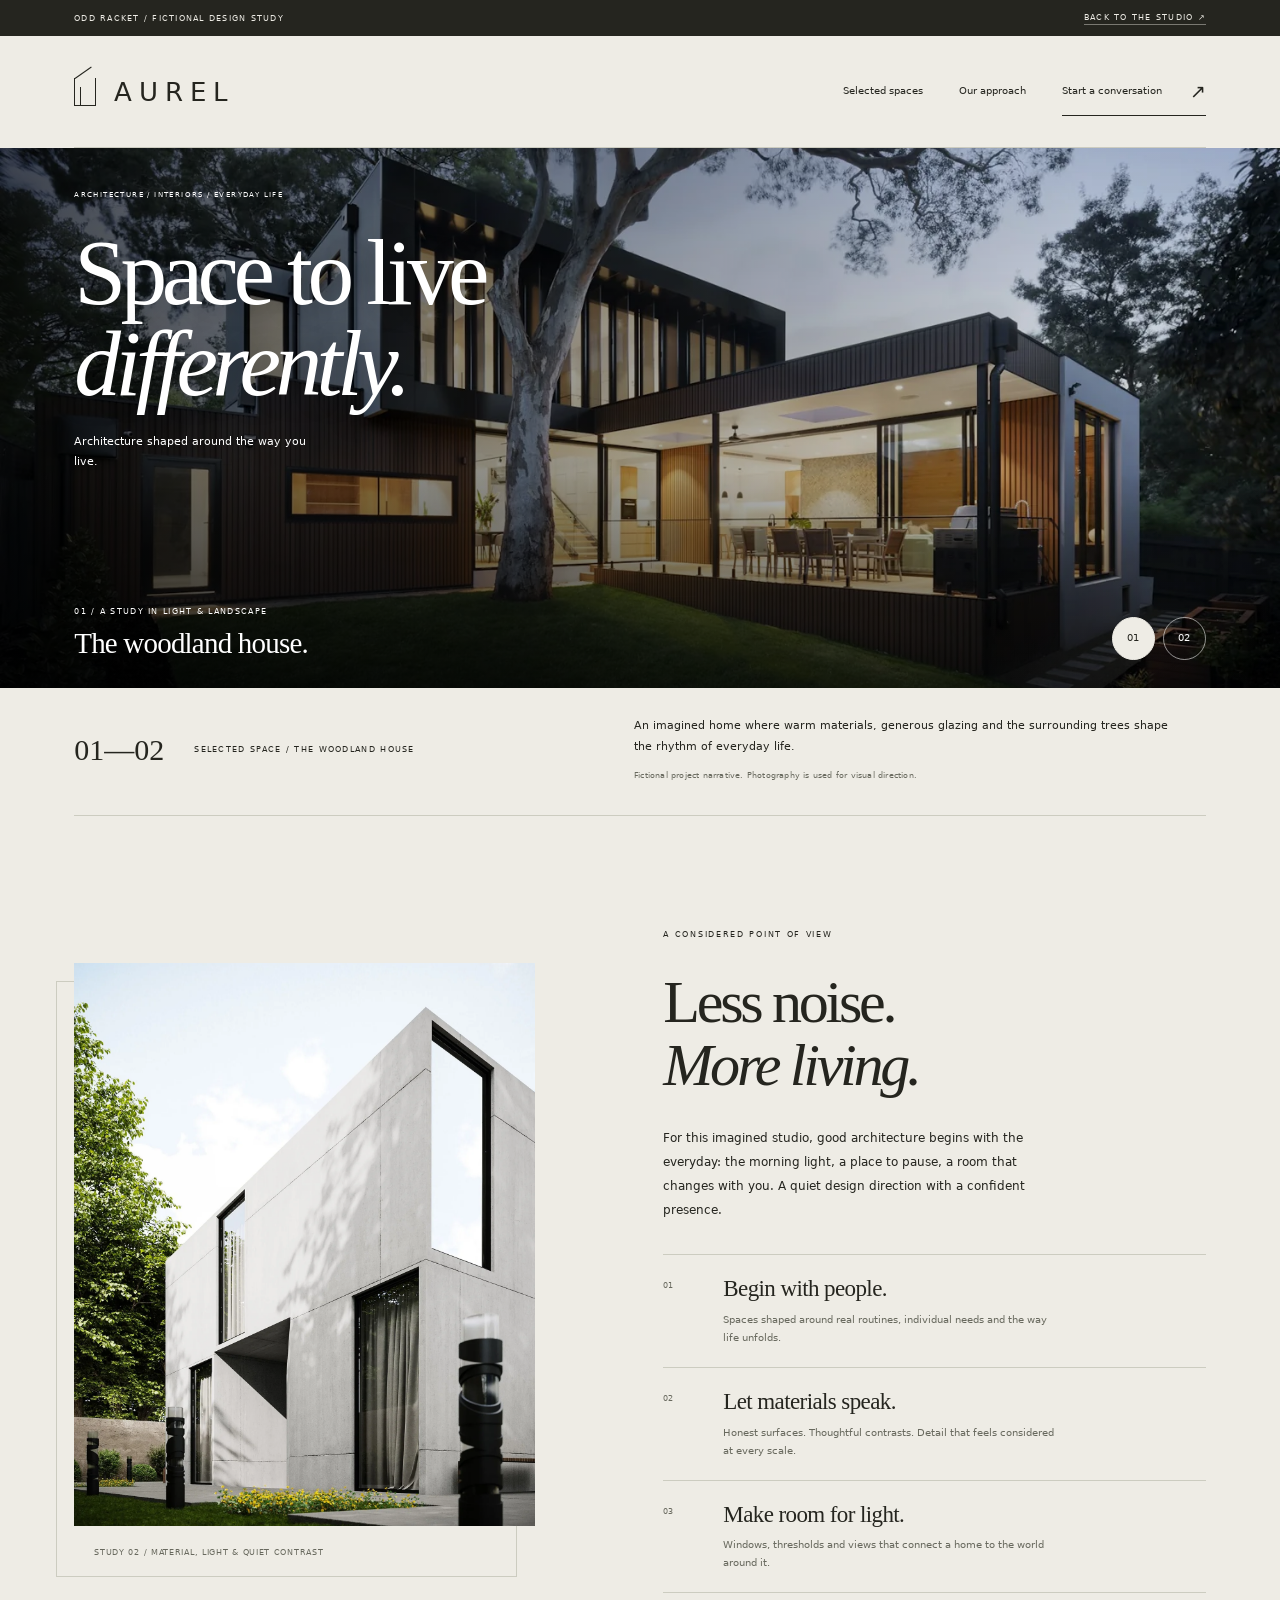
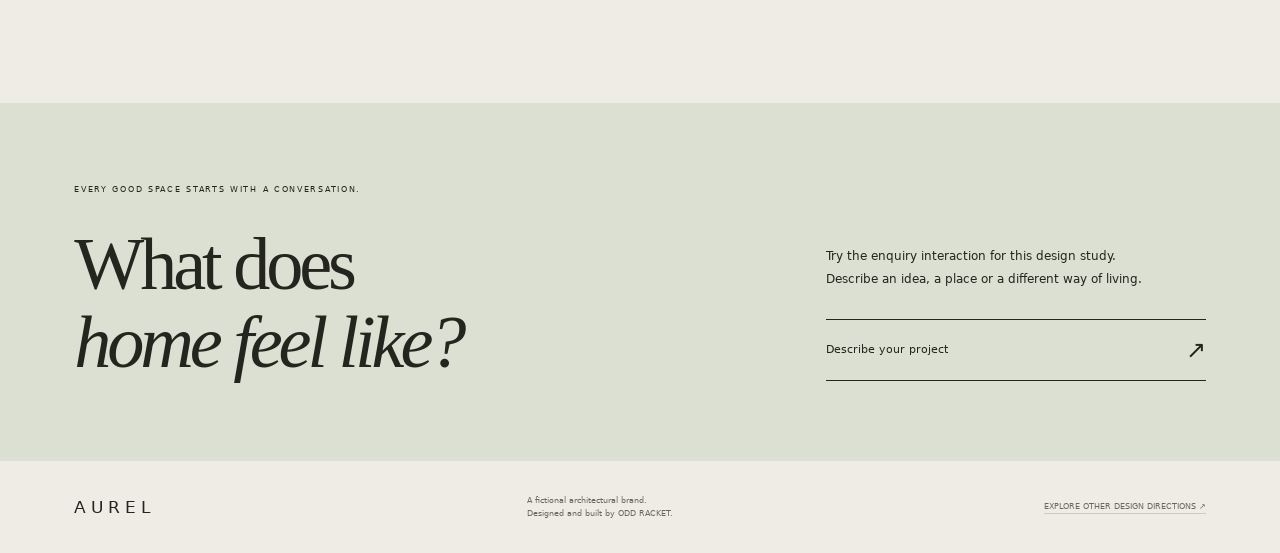
<file: aurel.html>
<!doctype html>
<html lang="en-GB">
<head>
<meta charset="utf-8">
<meta name="viewport" content="width=device-width,initial-scale=1">
<meta name="robots" content="noindex,nofollow">
<meta name="theme-color" content="#eeece5">
<meta name="description" content="AUREL — a fictional architectural website design study by ODD RACKET.">
<title>AUREL — Space to live differently · ODD RACKET design study</title>
<link rel="icon" href="mark.svg" type="image/svg+xml">
<style>
@font-face{font-family:Studio;src:url('text.woff') format('woff');font-weight:400 600;font-display:swap}@font-face{font-family:Studio;src:url('display.woff') format('woff');font-weight:700 900;font-display:swap}
:root{--paper:#eeece5;--ink:#25251f;--line:#ccccc0;--muted:#68695e;--moss:#585f4c;--pad:clamp(22px,5.8vw,96px)}*{box-sizing:border-box}html{scroll-behavior:smooth;scroll-padding-top:35px}body{margin:0;background:var(--paper);color:var(--ink);font:14px/1.65 Studio,Arial,sans-serif}a{color:inherit;text-decoration:none}button,input,textarea{font:inherit;color:inherit}button{cursor:pointer}a,button{touch-action:manipulation}button{background:none}a:focus-visible,button:focus-visible,input:focus-visible,textarea:focus-visible{outline:2px solid var(--moss);outline-offset:6px}::selection{background:#cbd0bd}h1,h2,h3,p{margin-top:0}button{border:0}.serif{font-family:Georgia,'Times New Roman',serif;font-weight:400}.skip{position:fixed;left:20px;top:-70px;z-index:20;background:var(--ink);color:var(--paper);padding:10px 15px}.skip:focus{top:15px}.demo-bar{display:flex;justify-content:space-between;align-items:center;gap:20px;padding:11px var(--pad);background:var(--ink);color:var(--paper);font-size:8px;letter-spacing:1.25px}.demo-bar a{border-bottom:1px solid #eeece56b;white-space:nowrap}.site-header{margin:0 var(--pad);height:112px;display:flex;align-items:center;justify-content:space-between;border-bottom:1px solid var(--line);gap:30px}.wordmark{display:inline-flex;align-items:center;gap:18px;font-size:26px;letter-spacing:7px;line-height:1}.logo-mark{width:22px;height:28px;border:1px solid currentColor;border-top:0;display:inline-block;position:relative}.logo-mark:before{content:'';height:1px;position:absolute;top:0;left:0;right:0;background:currentColor;transform:rotate(-35deg);transform-origin:left}.logo-mark:after{content:'';position:absolute;inset:9px 5px 0;border-left:1px solid currentColor}.site-nav{display:flex;align-items:center;gap:36px;font-size:10px}.nav-enquiry{border-bottom:1px solid var(--ink);padding:8px 0;display:flex;align-items:center;gap:28px}.nav-enquiry span{font-size:19px}.hero{padding:62px var(--pad) 54px}.micro{font-size:8px;letter-spacing:1.7px;text-transform:uppercase;font-weight:600}.hero .micro{margin-bottom:40px}.hero-title-row{display:grid;grid-template-columns:1fr 230px;gap:40px;align-items:end}.hero h1{font:400 clamp(65px,8.2vw,144px)/.98 Georgia,'Times New Roman',serif;letter-spacing:-.065em;max-width:1120px;margin:0}.hero h1 em{font-weight:400}.hero-note{font-size:12px;line-height:1.85;max-width:210px;margin:0 0 5px}.hero-note span{display:block;margin-top:24px;font-size:8px;letter-spacing:1px;color:var(--muted)}.project-gallery{margin:0 var(--pad)}.project-visual{position:relative;height:clamp(390px,48vw,720px);overflow:hidden;background:#c3c4b9}.project-visual:after{content:'';position:absolute;inset:50% 0 0;background:linear-gradient(transparent,#0008);pointer-events:none}.project-visual img{display:block;width:100%;height:100%;object-fit:cover;object-position:center 58%;transition:opacity .25s ease,transform 1.2s ease}.project-visual:hover img{transform:scale(1.025)}.visual-caption{position:absolute;z-index:1;bottom:30px;left:32px;right:32px;color:#fff;display:flex;align-items:end;justify-content:space-between;gap:25px}.visual-caption p{font-size:8px;letter-spacing:1.3px;line-height:1.8;margin:0}.visual-caption h2{font:400 clamp(28px,3.8vw,58px)/1.1 Georgia,serif;letter-spacing:-1.7px;margin:9px 0 0}.gallery-controls{display:flex;gap:8px;align-items:center}.gallery-controls button{color:#fff;border:1px solid #ffffff8c;border-radius:50%;width:43px;height:43px;display:grid;place-items:center;font-size:10px;transition:background .2s,color .2s}.gallery-controls button[aria-pressed=true]{background:var(--paper);color:var(--ink);border-color:var(--paper)}.gallery-controls button:hover{background:#eeece5cc;color:var(--ink)}.gallery-controls button:focus-visible{outline-color:#fff}.gallery-meta{display:grid;grid-template-columns:1fr 1.1fr;gap:40px;border-bottom:1px solid var(--line);padding:28px 0 32px}.gallery-meta>div{display:flex;align-items:center;gap:30px}.gallery-meta .project-count{font-family:Georgia,serif;font-size:30px;line-height:1}.gallery-meta p{font-size:11px;line-height:1.9;margin:0;max-width:540px}.gallery-meta .credit{display:block;font-size:8px;letter-spacing:.2px;margin-top:10px;color:var(--muted)}.project-status{font-size:8px;letter-spacing:1.3px;text-transform:uppercase}.approach{padding:112px var(--pad) 110px;display:grid;grid-template-columns:.85fr 1fr;gap:10vw;align-items:center}.material-image{margin:0;position:relative}.material-image:before{content:'';position:absolute;left:-18px;top:18px;bottom:-18px;right:18px;border:1px solid var(--line);z-index:-1}.material-image img{display:block;width:100%;height:clamp(380px,44vw,650px);object-fit:cover;object-position:center 60%}.material-image figcaption{font-size:8px;color:var(--muted);padding:20px 0 0 20px;letter-spacing:.7px}.approach-copy>.micro{margin-bottom:30px}.approach h2{font:400 clamp(42px,4.7vw,75px)/1.04 Georgia,serif;letter-spacing:-.055em;margin:0 0 30px}.approach-copy>p:not(.micro){font-size:12px;line-height:2;max-width:390px;margin-bottom:32px}.principles{border-top:1px solid var(--line)}.principles>div{padding:20px 0;display:grid;grid-template-columns:45px 1fr;gap:15px;border-bottom:1px solid var(--line)}.principles>div>span{font-size:8px;color:var(--muted);padding-top:4px}.principles h3{font-family:Georgia,serif;font-weight:400;font-size:23px;letter-spacing:-.6px;line-height:1.2;margin:0 0 8px}.principles p{font-size:10px;line-height:1.8;margin:0;max-width:340px;color:var(--muted)}.closing{padding:80px var(--pad);background:#dce0d2;display:grid;grid-template-columns:1fr .55fr;gap:60px;align-items:end}.closing .micro{margin-bottom:30px}.closing h2{font:400 clamp(44px,5.8vw,90px)/1.04 Georgia,serif;letter-spacing:-.055em;margin:0}.closing-copy p{font-size:12px;line-height:1.9;max-width:320px;margin-bottom:28px}.enquire-button{width:100%;border-top:1px solid var(--ink);border-bottom:1px solid var(--ink);display:flex;align-items:center;justify-content:space-between;gap:20px;padding:18px 0;font-size:11px}.enquire-button span{font-size:24px;line-height:1}.enquire-button:hover span{transform:translate(3px,-3px)}.site-footer{display:flex;align-items:center;justify-content:space-between;gap:25px;padding:32px var(--pad);font-size:8px;color:var(--muted)}.footer-logo{font-size:17px;letter-spacing:5px;color:var(--ink)}.site-footer p{margin:0}.site-footer a:last-child{border-bottom:1px solid var(--line)}dialog{background:var(--paper);color:var(--ink);border:0;width:min(620px,calc(100% - 30px));max-height:calc(100dvh - 40px);overflow:auto;padding:35px;border-radius:0}dialog::backdrop{background:#15170dcc;backdrop-filter:blur(5px)}.dialog-top{display:flex;align-items:center;justify-content:space-between;gap:20px;margin-bottom:30px}.dialog-top p{margin:0;font-size:8px;letter-spacing:1px}.dialog-close{width:34px;height:34px;border:1px solid var(--line);border-radius:50%;font-size:22px}.dialog-close:hover{background:#dce0d2}dialog h2{font:400 43px/1.08 Georgia,serif;letter-spacing:-2px;margin:0 0 20px}.demo-note{font-size:11px;color:var(--muted);line-height:1.8;max-width:480px}form{margin-top:26px}form label{display:block;font-size:10px;margin:0 0 17px}input,textarea{display:block;width:100%;border:1px solid var(--line);background:#f7f6ef;padding:12px;font-size:12px;margin-top:7px;border-radius:0}textarea{resize:vertical}form .enquire-button{margin-top:25px}.result{border-top:1px solid var(--line);margin-top:25px;padding-top:23px;font-size:12px;line-height:1.9;overflow-wrap:anywhere}.result h3{font:400 29px Georgia,serif;letter-spacing:-1px;margin:0 0 15px}.result pre{font:11px/1.8 Studio,sans-serif;white-space:pre-wrap;background:#e0e4d6;padding:17px;margin-bottom:20px}.result button{border-bottom:1px solid var(--ink);font-size:10px;padding:5px 0}.entry{animation:rise .7s both}.hero-title-row.entry{animation-delay:.12s}.project-gallery.entry{animation-delay:.18s}@keyframes rise{from{opacity:0;transform:translateY(17px)}to{opacity:1;transform:translateY(0)}}[hidden]{display:none!important}
@media(min-width:1500px){.hero-title-row{grid-template-columns:1fr 270px}.hero-note{font-size:14px}.approach-copy>p:not(.micro){font-size:14px}.principles p{font-size:12px}.gallery-meta p{font-size:13px}}
@media(max-width:1000px){.site-nav{gap:22px}.hero-title-row{grid-template-columns:1fr 190px;gap:30px}.hero h1{font-size:clamp(62px,8.4vw,90px)}.hero-note{font-size:11px}.approach{gap:7vw;padding-top:85px;padding-bottom:85px}.closing{grid-template-columns:1fr .65fr;gap:45px}}
@media(max-width:650px){.demo-bar{padding-top:10px;padding-bottom:10px;font-size:6px;letter-spacing:.5px;gap:10px}.demo-bar>span{max-width:175px}.site-header{height:90px;gap:14px}.wordmark{font-size:22px;letter-spacing:5px;gap:12px}.logo-mark{width:17px;height:23px}.site-nav{gap:15px;font-size:9px}.site-nav>a:first-child{display:none}.site-nav>a:nth-child(2){display:none}.nav-enquiry{gap:15px;font-size:10px}.hero{padding-top:45px;padding-bottom:35px}.hero .micro{font-size:7px;letter-spacing:1.1px;margin-bottom:26px}.hero-title-row{grid-template-columns:1fr;gap:27px}.hero h1{font-size:clamp(55px,12.3vw,80px);letter-spacing:-.065em;line-height:1.02}.hero-note{max-width:310px;display:flex;align-items:end;justify-content:space-between;gap:25px;font-size:11px;margin:0}.hero-note span{margin:0;font-size:6px;letter-spacing:.6px;white-space:nowrap}.project-gallery{margin:0}.project-visual{height:480px}.project-visual img{object-position:50% 55%}.visual-caption{left:22px;right:22px;bottom:24px;gap:15px}.visual-caption p{font-size:6px;letter-spacing:.8px}.visual-caption h2{font-size:30px;letter-spacing:-1px;max-width:210px}.gallery-controls{gap:6px}.gallery-controls button{width:34px;height:34px;font-size:9px}.gallery-meta{margin:0 var(--pad);grid-template-columns:1fr;gap:20px;padding:24px 0 28px}.gallery-meta>div{gap:20px}.gallery-meta .project-count{font-size:26px}.gallery-meta p{font-size:11px}.gallery-meta .credit{font-size:8px}.approach{grid-template-columns:1fr;padding-top:65px;padding-bottom:65px;gap:55px}.material-image{width:82%;margin-left:18px}.material-image img{height:360px}.material-image figcaption{font-size:7px;padding-left:0}.approach-copy>.micro{font-size:7px;margin-bottom:23px}.approach h2{font-size:49px;margin-bottom:24px}.approach-copy>p:not(.micro){font-size:12px;max-width:none}.principles h3{font-size:24px}.principles p{font-size:11px}.closing{padding-top:55px;padding-bottom:45px;grid-template-columns:1fr;gap:35px}.closing h2{font-size:53px}.closing .micro{font-size:7px;margin-bottom:25px}.closing-copy p{font-size:12px}.site-footer{flex-wrap:wrap;gap:18px;padding-top:25px;padding-bottom:25px}.site-footer p{max-width:170px;font-size:7px}.site-footer a:last-child{font-size:8px}dialog{padding:25px}dialog h2{font-size:38px}.dialog-top p{font-size:7px;max-width:230px}}
@media(prefers-reduced-motion:reduce){html{scroll-behavior:auto}*,*:before,*:after{animation:none!important;transition:none!important}.project-visual:hover img{transform:none}}

/* An immersive photographic opening gives this study its own composition. */
.hero-gallery{margin:0}.hero-gallery .project-visual{height:540px}.hero-gallery .project-visual:after{inset:0;background:linear-gradient(90deg,#000a,#0002 85%),linear-gradient(0deg,#0009,transparent 40%)}.hero-gallery .project-visual img{object-position:center 62%}.hero-overlay{position:absolute;z-index:1;inset:0;padding:42px var(--pad);color:#fff;pointer-events:none}.hero-overlay .micro{font-size:7px;letter-spacing:1.4px;margin-bottom:25px}.hero-overlay h1{font:400 clamp(64px,7.3vw,115px)/.98 Georgia,serif;letter-spacing:-.06em;margin:0 0 22px;max-width:720px;text-shadow:0 2px 30px #0004}.hero-overlay h1 em{font-weight:400}.hero-line{font-size:11px;line-height:1.8;max-width:250px}.hero-gallery .visual-caption{left:var(--pad);right:var(--pad);bottom:28px}.hero-gallery .visual-caption h2{font-size:29px;letter-spacing:-.8px}.hero-gallery .gallery-meta{margin:0 var(--pad)}
@media(max-width:650px){.hero-gallery .project-visual{height:560px}.hero-overlay{padding:35px 22px}.hero-overlay .micro{font-size:6px;letter-spacing:.9px;max-width:250px;margin-bottom:28px}.hero-overlay h1{font-size:clamp(48px,13.7vw,78px);line-height:1.04;letter-spacing:-.06em}.hero-line{font-size:10px;max-width:210px}.hero-gallery .visual-caption h2{font-size:27px}.hero-gallery .visual-caption{bottom:28px}.hero-gallery .project-visual img{object-position:48% 60%}}
html.embedded .study-bar,html.embedded .demo-bar{display:none}</style>
<script>if(window.self!==window.top)document.documentElement.classList.add("embedded");</script></head>
<body>
<a class="skip" href="#main">Skip to content</a>
<div class="demo-bar"><span>ODD RACKET / FICTIONAL DESIGN STUDY</span><a href="../#playground" target="_top">BACK TO THE STUDIO ↗</a></div>
<header class="site-header"><a class="wordmark" href="#main" aria-label="Aurel home"><span class="logo-mark" aria-hidden="true"></span>AUREL</a><nav class="site-nav" aria-label="Main navigation"><a href="#spaces">Selected spaces</a><a href="#approach">Our approach</a><button class="nav-enquiry" data-enquire>Start a conversation <span aria-hidden="true">↗</span></button></nav></header>
<main id="main">
<section class="project-gallery hero-gallery entry" id="spaces" aria-labelledby="project-title"><div class="project-visual"><img id="project-image" src="architecture.webp" alt="Illustrative photograph of a contemporary timber and glass home at dusk" width="1500" height="1000" fetchpriority="high"><div class="hero-overlay"><p class="micro">ARCHITECTURE / INTERIORS / EVERYDAY LIFE</p><h1>Space to live<br> <em>differently.</em></h1><p class="hero-line">Architecture shaped around the way you live.</p></div><div class="visual-caption"><div><p id="project-category">01 / A STUDY IN LIGHT & LANDSCAPE</p><h2 id="project-title">The woodland house.</h2></div><div class="gallery-controls" role="group" aria-label="Choose an architectural design study"><button type="button" aria-label="Show project 01: The woodland house" aria-pressed="true" data-project="0">01</button><button type="button" aria-label="Show project 02: The concrete courtyard" aria-pressed="false" data-project="1">02</button></div></div></div><div class="gallery-meta"><div><span class="project-count" aria-hidden="true" id="project-number">01—02</span><span class="project-status" id="project-status" role="status" aria-live="polite">SELECTED SPACE / THE WOODLAND HOUSE</span></div><p id="project-description">An imagined home where warm materials, generous glazing and the surrounding trees shape the rhythm of everyday life.<span class="credit">Fictional project narrative. Photography is used for visual direction.</span></p></div></section>
<section class="approach" id="approach" aria-labelledby="approach-title"><figure class="material-image"><img src="architecture-2.webp" width="1440" height="1800" loading="lazy" alt="Illustrative architectural image showing pale concrete, glazing and garden planting"><figcaption>STUDY 02 / MATERIAL, LIGHT & QUIET CONTRAST</figcaption></figure><div class="approach-copy"><p class="micro">A CONSIDERED POINT OF VIEW</p><h2 id="approach-title">Less noise.<br> <em>More living.</em></h2><p>For this imagined studio, good architecture begins with the everyday: the morning light, a place to pause, a room that changes with you. A quiet design direction with a confident presence.</p><div class="principles"><div><span>01</span><div><h3>Begin with people.</h3><p>Spaces shaped around real routines, individual needs and the way life unfolds.</p></div></div><div><span>02</span><div><h3>Let materials speak.</h3><p>Honest surfaces. Thoughtful contrasts. Detail that feels considered at every scale.</p></div></div><div><span>03</span><div><h3>Make room for light.</h3><p>Windows, thresholds and views that connect a home to the world around it.</p></div></div></div></div></section>
<section class="closing" aria-labelledby="closing-title"><div><p class="micro">EVERY GOOD SPACE STARTS WITH A CONVERSATION.</p><h2 id="closing-title">What does<br> <em>home feel like?</em></h2></div><div class="closing-copy"><p>Try the enquiry interaction for this design study. Describe an idea, a place or a different way of living.</p><button class="enquire-button" data-enquire>Describe your project <span aria-hidden="true">↗</span></button></div></section>
</main>
<footer class="site-footer"><a class="footer-logo" href="#main">AUREL</a><p>A fictional architectural brand.<br> Designed and built by ODD RACKET.</p><a href="../#playground" target="_top">EXPLORE OTHER DESIGN DIRECTIONS ↗</a></footer>
<dialog id="enquiry-dialog" aria-labelledby="enquiry-title"><div class="dialog-top"><p>FICTIONAL DESIGN STUDY / LOCAL PREVIEW</p><button type="button" class="dialog-close" aria-label="Close enquiry preview">×</button></div><h2 id="enquiry-title">A little space<br> for your idea.</h2><p class="demo-note">This is a demonstration. Your answers stay in this page, are not saved or sent, and do not book a consultation.</p><form id="enquiry-form"><label>Your name<input name="name" autocomplete="name" required maxlength="100" placeholder="How should we address you?"></label><label>Your project idea<textarea name="idea" required rows="4" maxlength="1500" placeholder="A home in the trees. A thoughtful extension. Room to breathe…"></textarea></label><button class="enquire-button" type="submit">Preview my enquiry <span aria-hidden="true">↗</span></button></form><div class="result" id="enquiry-result" hidden><h3>A starting point.</h3><pre id="enquiry-summary"></pre><p role="status">Preview created. Nothing has been sent or saved.</p><button type="button" id="edit-enquiry">← Edit your idea</button></div></dialog>
<script>
'use strict';
const projects=[{title:'The woodland house.',category:'01 / A STUDY IN LIGHT & LANDSCAPE',image:'architecture.webp',alt:'Illustrative photograph of a contemporary timber and glass home at dusk',description:'An imagined home where warm materials, generous glazing and the surrounding trees shape the rhythm of everyday life.',position:'50% 58%'},{title:'The concrete courtyard.',category:'02 / A STUDY IN MATERIAL & STILLNESS',image:'architecture-2.webp',alt:'Illustrative architectural image of a pale concrete house with tall glass windows and garden planting',description:'An imagined courtyard retreat exploring the contrast between sculptural concrete, soft planting and the changing movement of daylight.',position:'50% 56%'}];
const projectButtons=[...document.querySelectorAll('[data-project]')];
projectButtons.forEach(button=>button.addEventListener('click',()=>{const index=Number(button.dataset.project),project=projects[index],image=document.querySelector('#project-image');image.src=project.image;image.alt=project.alt;image.style.objectPosition=project.position;document.querySelector('#project-title').textContent=project.title;document.querySelector('#project-category').textContent=project.category;document.querySelector('#project-number').textContent=`0${index+1}—02`;document.querySelector('#project-status').textContent=`SELECTED SPACE / ${project.title.replace(/\.$/,'').toUpperCase()}`;const description=document.querySelector('#project-description');description.textContent=project.description;const note=document.createElement('span');note.className='credit';note.textContent='Fictional project narrative. Photography is used for visual direction.';description.append(note);projectButtons.forEach(item=>item.setAttribute('aria-pressed',String(item===button)));}));
const dialog=document.querySelector('#enquiry-dialog'),form=document.querySelector('#enquiry-form'),result=document.querySelector('#enquiry-result');
document.querySelectorAll('[data-enquire]').forEach(button=>button.addEventListener('click',()=>{form.hidden=false;result.hidden=true;dialog.showModal();}));
document.querySelector('.dialog-close').addEventListener('click',()=>dialog.close());
dialog.addEventListener('click',event=>{const r=dialog.getBoundingClientRect();if(event.target===dialog&&(event.clientX<r.left||event.clientX>r.right||event.clientY<r.top||event.clientY>r.bottom))dialog.close();});
form.addEventListener('submit',event=>{event.preventDefault();const data=new FormData(form);document.querySelector('#enquiry-summary').textContent=`Name: ${String(data.get('name')).trim()}\n\nThe idea:\n${String(data.get('idea')).trim()}`;form.hidden=true;result.hidden=false;document.querySelector('#edit-enquiry').focus();});
document.querySelector('#edit-enquiry').addEventListener('click',()=>{form.hidden=false;result.hidden=true;form.elements.name.focus();});
</script>
</body>
</html>
</file>
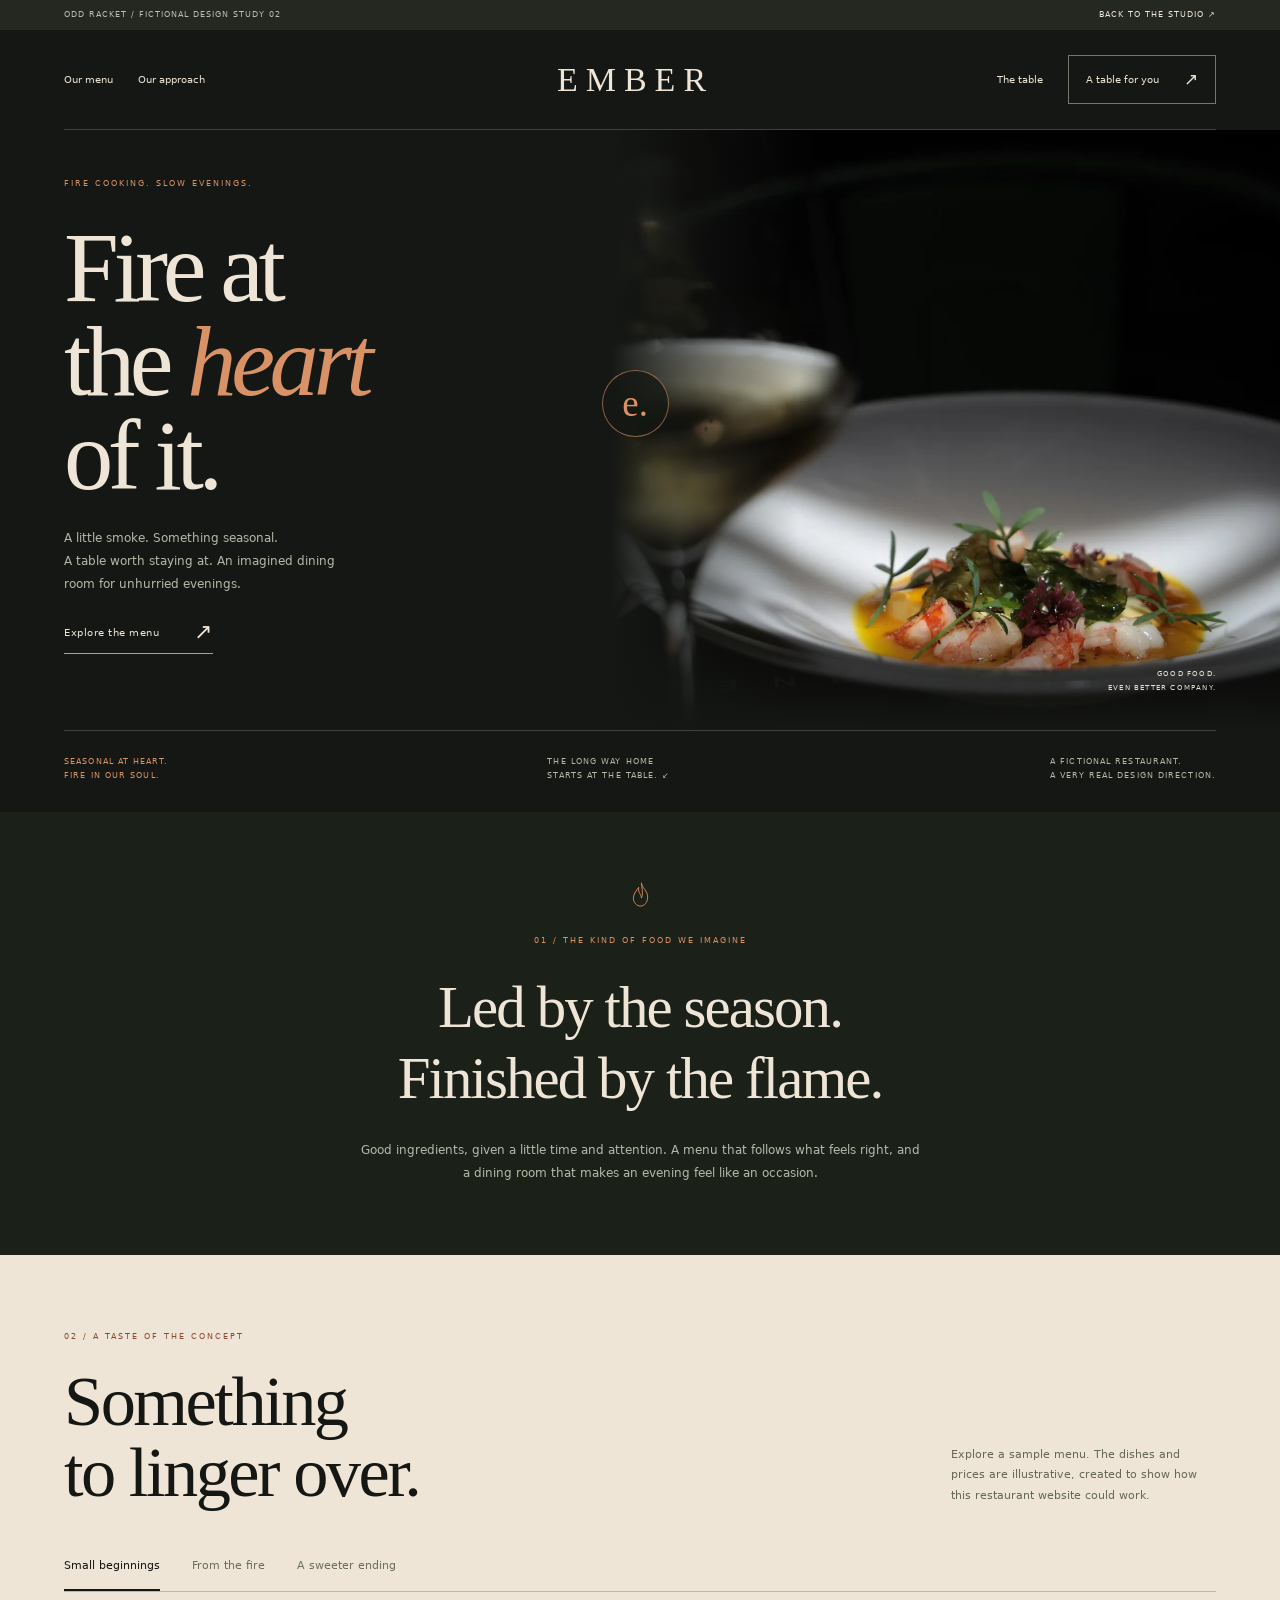
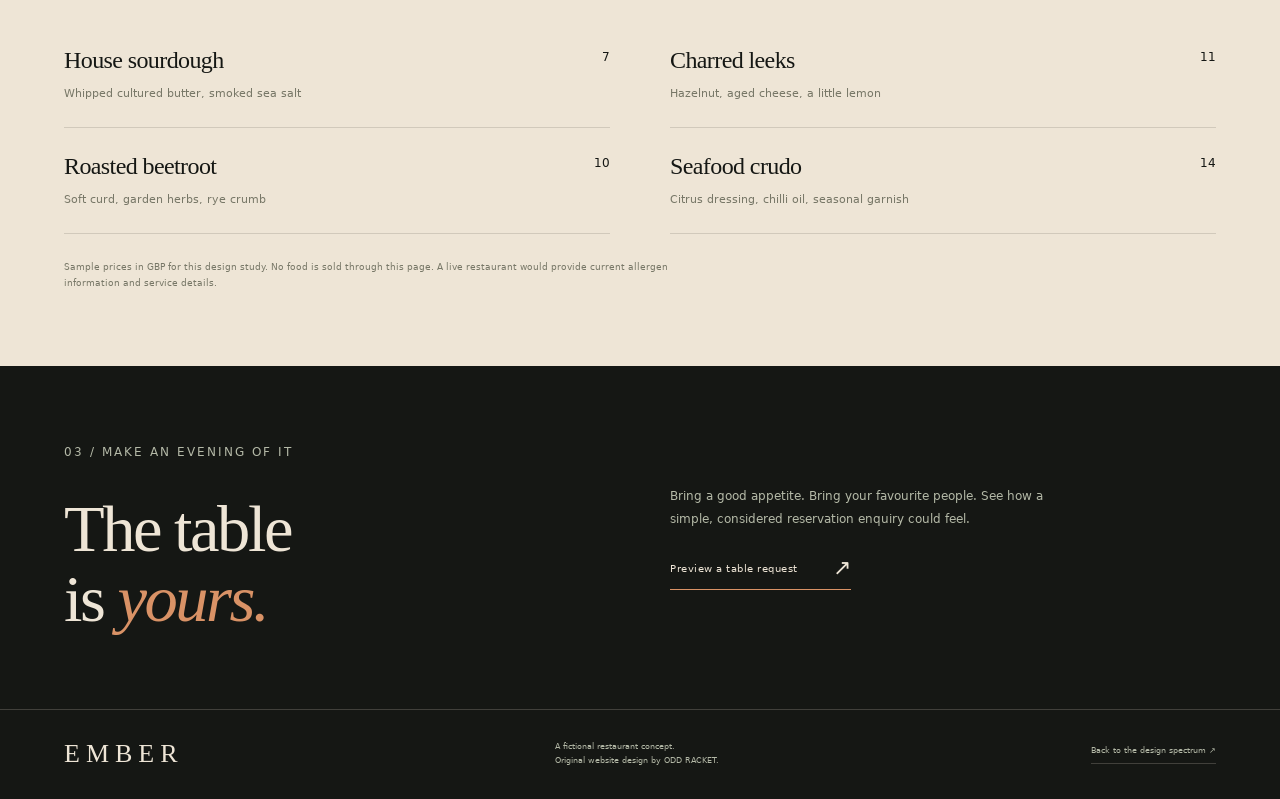
<file: ember.html>
<!doctype html><html lang="en-GB"><head><meta charset="utf-8"><meta name="viewport" content="width=device-width,initial-scale=1"><meta name="robots" content="noindex,nofollow"><meta name="theme-color" content="#151714"><title>EMBER — an ODD RACKET design study</title><style>
@font-face{font-family:Ember;src:url('text.woff');font-weight:400 600;font-display:swap}@font-face{font-family:Ember;src:url('display.woff');font-weight:700 900;font-display:swap}:root{--night:#151714;--cream:#eee5d6;--warm:#d99266;--line:#eee5d633;--pad:clamp(24px,5vw,80px)}*{box-sizing:border-box}html{scroll-behavior:smooth;scroll-padding-top:20px}body{margin:0;font-family:Ember,Arial,sans-serif;background:var(--night);color:var(--cream)}a{color:inherit;text-decoration:none}button,input,select{font:inherit}button{cursor:pointer;color:inherit}a,button{touch-action:manipulation}button:focus-visible,a:focus-visible,input:focus-visible,select:focus-visible{outline:2px solid var(--warm);outline-offset:5px}h1,h2,h3,p{margin-top:0}.study-bar{padding:9px var(--pad);background:#242821;display:flex;justify-content:space-between;gap:20px;font-size:8px;letter-spacing:1px;line-height:1.5;color:#c0bcb0}.study-bar a{white-space:nowrap;color:var(--cream)}.skip{position:absolute;top:-100px;padding:12px;background:var(--cream);color:var(--night);left:15px;z-index:20}.skip:focus{top:10px}.ember-nav{margin:0 var(--pad);height:100px;display:flex;align-items:center;justify-content:space-between;border-bottom:1px solid var(--line);gap:20px}.wordmark{font:34px/1 Georgia,serif;letter-spacing:8px}.nav-left,.nav-right{display:flex;align-items:center;gap:25px;font-size:10px;min-width:210px}.nav-right{justify-content:flex-end}.booking-link{border:1px solid #eee5d675;background:none;padding:12px 17px;display:flex;align-items:center;gap:25px;font-size:10px;line-height:1.3}.booking-link:hover{background:var(--cream);color:var(--night)}.booking-link span{font-size:17px}.hero{position:relative;display:grid;grid-template-columns:.9fr 1.1fr;gap:0;min-height:600px;padding-left:var(--pad)}.hero-copy{padding:47px 0 35px;position:relative;z-index:2}.kicker{font-size:8px;letter-spacing:2px;text-transform:uppercase;line-height:1.8;margin-bottom:30px;color:var(--warm)}.hero h1{font:clamp(61px,7.7vw,120px)/.95 Georgia,serif;letter-spacing:-.055em;margin:0 0 25px;max-width:600px}.hero h1 em{font-weight:400;color:var(--warm)}.hero p:not(.kicker){font-size:12px;color:#b6b7a9;line-height:1.9;max-width:300px;margin:0 35px 25px 0}.arrow-link{display:inline-flex;align-items:center;gap:35px;border:0;border-bottom:1px solid var(--warm);background:none;padding:0 0 10px;font-size:10px;letter-spacing:.5px;color:var(--cream)}.arrow-link span{font-size:22px;line-height:1}.hero-art{margin:0;min-height:600px;position:relative;overflow:hidden}.hero-art img{width:100%;height:100%;position:absolute;inset:0;object-fit:cover;object-position:center 67%}.hero-art:after{content:'';position:absolute;inset:0;background:linear-gradient(90deg,var(--night) 0%,transparent 28%),linear-gradient(0deg,var(--night),transparent 17%)}.hero-photo-note{position:absolute;right:var(--pad);bottom:35px;font-size:7px;letter-spacing:1.2px;z-index:2;line-height:2;text-align:right;color:#e6e1d5}.hero-emblem{position:absolute;left:47%;top:40%;z-index:3;width:67px;height:67px;border:1px solid #d9926699;border-radius:50%;display:grid;place-items:center;background:#151714bd;backdrop-filter:blur(7px);color:var(--warm);font:37px/1 Georgia,serif}.hero-foot{margin:0 var(--pad);padding:24px 0 28px;display:flex;justify-content:space-between;align-items:center;gap:30px;border-top:1px solid var(--line);font-size:8px;letter-spacing:1.1px;line-height:1.8;color:#b4b9a7}.hero-foot>span:first-child{color:var(--warm)}.intro{padding:70px var(--pad);text-align:center;background:#1b2019}.intro .kicker{margin-bottom:25px}.intro h2{font:clamp(33px,4.6vw,67px)/1.2 Georgia,serif;letter-spacing:-1.9px;max-width:800px;margin:0 auto 25px}.intro p:last-child{font-size:12px;line-height:1.9;max-width:560px;margin:0 auto;color:#b4b9a7}.flame{height:25px;width:19px;display:block;margin:0 auto 27px;color:var(--warm)}.menu-section{padding:75px var(--pad);background:var(--cream);color:var(--night)}.menu-heading{display:flex;align-items:flex-end;justify-content:space-between;gap:40px;margin-bottom:35px}.menu-heading .kicker{color:#8a4a30;margin-bottom:22px}.menu-heading h2{font:clamp(40px,5.5vw,77px)/1 Georgia,serif;letter-spacing:-2.5px;margin:0}.menu-heading>p{font-size:11px;line-height:1.9;max-width:265px;margin:0;color:#666959}.menu-tabs{display:flex;gap:32px;border-bottom:1px solid #24282140;margin:0 0 30px}.menu-tabs button{border:0;border-bottom:2px solid transparent;background:transparent;padding:17px 0;font-size:11px;color:#6c6f60}.menu-tabs button[aria-selected=true]{border-color:var(--night);color:var(--night)}.menu-list{display:grid;grid-template-columns:1fr 1fr;column-gap:60px}.menu-item{border-bottom:1px solid #24282125;padding:23px 0;display:grid;grid-template-columns:1fr auto;gap:5px 20px}.menu-item h3{font:24px/1.25 Georgia,serif;letter-spacing:-.6px;margin:0}.menu-item span{font-size:12px;padding-top:5px}.menu-item p{grid-column:1/-1;font-size:11px;line-height:1.8;color:#777767;margin:4px 0 0;max-width:90%}.menu-note{font-size:9px;line-height:1.8;color:#777767;max-width:650px;margin:25px 0 0}.table-section{padding:75px var(--pad);display:grid;grid-template-columns:1fr 1fr;gap:60px;align-items:center}.table-section h2{font:clamp(42px,5.2vw,77px)/1.05 Georgia,serif;letter-spacing:-2.5px;margin:0}.table-section h2 em{color:var(--warm);font-weight:400}.table-section p{font-size:12px;line-height:1.9;max-width:390px;color:#b4b9a7}.table-section .arrow-link{margin-top:15px}.ember-footer{padding:30px var(--pad);border-top:1px solid var(--line);display:flex;justify-content:space-between;align-items:center;gap:30px;font-size:8px;line-height:1.8;color:#b4b9a7}.ember-footer .wordmark{font-size:26px;color:var(--cream);letter-spacing:6px}.ember-footer a:last-child{border-bottom:1px solid var(--line);padding-bottom:5px}dialog{width:min(540px,calc(100% - 30px));max-height:calc(100dvh - 30px);overflow:auto;background:var(--cream);color:var(--night);border:0;padding:35px}dialog::backdrop{background:#080c07d9;backdrop-filter:blur(4px)}.dialog-head{display:flex;align-items:center;justify-content:space-between;gap:20px;margin-bottom:25px}.dialog-head .kicker{font-size:7px;color:#8a4a30;margin:0}.close{border:1px solid #24282140;border-radius:50%;background:transparent;width:32px;height:32px;font-size:20px;color:var(--night)}dialog h2{font:45px/1.08 Georgia,serif;letter-spacing:-1.5px;margin-bottom:20px}dialog p{font-size:11px;line-height:1.85;color:#6b6e60}.field-pair{display:grid;grid-template-columns:1fr 1fr;gap:15px}label{display:block;font-size:10px;margin-bottom:17px}input,select{display:block;padding:13px 10px;font-size:12px;border:1px solid #24282150;width:100%;background:#fffdf7;margin-top:7px;color:var(--night);border-radius:0}.demo-form button[type=submit]{width:100%;background:var(--night);color:var(--cream);border:0;padding:15px;font-size:11px;margin-top:5px}.form-note{font-size:9px}.confirmation{padding:20px;border:1px solid #24282140;margin-top:15px}.confirmation h3{font:29px/1.2 Georgia,serif;margin-bottom:15px}.confirmation p{font-size:12px;white-space:pre-line}.confirmation .arrow-link{color:var(--night);margin-top:15px}[hidden]{display:none!important}@media(max-width:760px){.study-bar{padding:8px 20px;font-size:6px;letter-spacing:.7px}.ember-nav{height:78px;margin:0 20px}.wordmark{font-size:27px;letter-spacing:5px}.nav-left{min-width:0;gap:15px;font-size:9px}.nav-left a:last-child{display:none}.nav-right{min-width:0;gap:0}.nav-right>a{display:none}.booking-link{font-size:8px;padding:10px 11px;gap:12px}.hero{display:block;padding:0 20px;min-height:0;overflow:hidden}.hero-copy{padding:30px 0 0;max-width:85%}.hero .kicker{font-size:6px;letter-spacing:1.4px;margin-bottom:22px}.hero h1{font-size:clamp(59px,13.5vw,90px);line-height:1.03;letter-spacing:-3.5px;max-width:350px;margin-bottom:20px}.hero p:not(.kicker){font-size:11px;line-height:1.8;max-width:260px;margin-right:0;margin-bottom:20px}.arrow-link{font-size:10px}.hero-art{height:320px;min-height:0;margin:0 -20px}.hero-art img{object-position:center 75%}.hero-art:after{background:linear-gradient(180deg,var(--night),transparent 30%),linear-gradient(0deg,var(--night),transparent 20%)}.hero-photo-note{right:20px;bottom:18px;font-size:6px}.hero-emblem{left:auto;right:23px;top:210px;width:48px;height:48px;font-size:27px}.hero-foot{margin:0 20px;padding:20px 0;font-size:6px;letter-spacing:.7px;gap:20px;align-items:flex-start}.hero-foot span{max-width:145px}.intro{padding:50px 24px}.intro .kicker{font-size:7px;letter-spacing:1.2px}.intro h2{font-size:34px;letter-spacing:-1px}.intro p:last-child{font-size:11px}.flame{margin-bottom:22px}.menu-section{padding:50px 24px}.menu-heading{display:block;margin-bottom:25px}.menu-heading h2{font-size:47px;letter-spacing:-2px}.menu-heading>p{font-size:11px;max-width:none;margin-top:25px}.menu-heading .kicker{font-size:7px;margin-bottom:18px}.menu-tabs{gap:22px;margin-bottom:10px}.menu-tabs button{font-size:9px;padding:15px 0}.menu-list{grid-template-columns:1fr;gap:0}.menu-item{padding:23px 0}.menu-item h3{font-size:23px}.menu-item p{font-size:10px}.menu-note{font-size:9px}.table-section{padding:50px 24px;grid-template-columns:1fr;gap:25px}.table-section h2{font-size:47px;letter-spacing:-1.5px}.table-section .kicker{font-size:7px;margin-bottom:22px}.table-section p{font-size:11px}.ember-footer{padding:25px 24px;gap:25px;align-items:flex-start;flex-wrap:wrap;font-size:7px}.ember-footer .wordmark{font-size:22px}.ember-footer>span{max-width:170px}dialog{padding:25px}dialog h2{font-size:39px}.field-pair{grid-template-columns:1fr;gap:0}}@media(prefers-reduced-motion:reduce){html{scroll-behavior:auto}*,*:before,*:after{transition:none!important;animation:none!important}}
html.embedded .study-bar,html.embedded .demo-bar{display:none}</style><script>if(window.self!==window.top)document.documentElement.classList.add("embedded");</script></head><body><a class="skip" href="#main">Skip to content</a><div class="study-bar"><span>ODD RACKET / FICTIONAL DESIGN STUDY 02</span><a href="../#playground" target="_top">BACK TO THE STUDIO ↗</a></div><header class="ember-nav"><nav class="nav-left" aria-label="Food and story"><a href="#menu">Our menu</a><a href="#story">Our approach</a></nav><a class="wordmark" href="#main">EMBER</a><div class="nav-right"><a href="#table">The table</a><button class="booking-link" data-book>A table for you <span>↗</span></button></div></header><main id="main"><section class="hero"><div class="hero-copy"><p class="kicker">FIRE COOKING. SLOW EVENINGS.</p><h1>Fire at<br> the <em>heart</em><br> of it.</h1><p>A little smoke. Something seasonal.<br> A table worth staying at. An imagined dining room for unhurried evenings.</p><a class="arrow-link" href="#menu">Explore the menu <span>↗</span></a></div><figure class="hero-art"><img src="food.webp" alt="A carefully plated seafood dish beside a glass of wine in a dark dining room" width="1200" height="1800" fetchpriority="high"><figcaption class="hero-photo-note">GOOD FOOD.<br> EVEN BETTER COMPANY.</figcaption></figure><span class="hero-emblem" aria-hidden="true">e.</span></section><div class="hero-foot"><span>SEASONAL AT HEART.<br> FIRE IN OUR SOUL.</span><span>THE LONG WAY HOME<br> STARTS AT THE TABLE. ↙</span><span>A FICTIONAL RESTAURANT.<br> A VERY REAL DESIGN DIRECTION.</span></div><section class="intro" id="story"><svg class="flame" viewBox="0 0 20 28" aria-hidden="true"><path d="M11 1C12 8 18 9 18 17c0 6-4 10-8 10S2 23 2 18c0-5 4-9 6-12-1 7 3 7 3 12 2-4 1-8 0-17Z" fill="none" stroke="currentColor"/></svg><p class="kicker">01 / THE KIND OF FOOD WE IMAGINE</p><h2>Led by the season.<br> Finished by the flame.</h2><p>Good ingredients, given a little time and attention. A menu that follows what feels right, and a dining room that makes an evening feel like an occasion.</p></section><section class="menu-section" id="menu"><div class="menu-heading"><div><p class="kicker">02 / A TASTE OF THE CONCEPT</p><h2>Something<br> to linger over.</h2></div><p>Explore a sample menu. The dishes and prices are illustrative, created to show how this restaurant website could work.</p></div><div class="menu-tabs" role="tablist" aria-label="Menu course"><button id="tab-small" role="tab" aria-selected="true" aria-controls="menu-panel" data-menu="small">Small beginnings</button><button id="tab-fire" role="tab" aria-selected="false" tabindex="-1" aria-controls="menu-panel" data-menu="fire">From the fire</button><button id="tab-sweet" role="tab" aria-selected="false" tabindex="-1" aria-controls="menu-panel" data-menu="sweet">A sweeter ending</button></div><div id="menu-panel" class="menu-list" role="tabpanel" aria-labelledby="tab-small"><article class="menu-item"><h3>House sourdough</h3><span>7</span><p>Whipped cultured butter, smoked sea salt</p></article><article class="menu-item"><h3>Charred leeks</h3><span>11</span><p>Hazelnut, aged cheese, a little lemon</p></article><article class="menu-item"><h3>Roasted beetroot</h3><span>10</span><p>Soft curd, garden herbs, rye crumb</p></article><article class="menu-item"><h3>Seafood crudo</h3><span>14</span><p>Citrus dressing, chilli oil, seasonal garnish</p></article></div><p class="menu-note">Sample prices in GBP for this design study. No food is sold through this page. A live restaurant would provide current allergen information and service details.</p></section><section class="table-section" id="table"><div><p class="kicker">03 / MAKE AN EVENING OF IT</p><h2>The table<br> is <em>yours.</em></h2></div><div><p>Bring a good appetite. Bring your favourite people. See how a simple, considered reservation enquiry could feel.</p><button class="arrow-link" data-book>Preview a table request <span>↗</span></button></div></section></main><footer class="ember-footer"><a class="wordmark" href="#main">EMBER</a><span>A fictional restaurant concept.<br> Original website design by ODD RACKET.</span><a href="../#playground" target="_top">Back to the design spectrum ↗</a></footer><dialog id="booking-dialog" aria-labelledby="booking-title"><div class="dialog-head"><p class="kicker">THIS IS A RESERVATION PREVIEW</p><button class="close" aria-label="Close reservation preview">×</button></div><h2 id="booking-title">An evening<br> to look forward to.</h2><p>Try the experience using sample details. EMBER is fictional: this form doesn't check availability, send a request or book a table.</p><form id="booking-form" class="demo-form"><label>Your name<input name="name" placeholder="Use a sample name" required maxlength="80" autocomplete="off"></label><div class="field-pair"><label>Your evening<select name="evening"><option>Thursday evening</option><option>Friday evening</option><option>Saturday evening</option></select></label><label>Your table<select name="guests"><option>Two people</option><option>Three people</option><option>Four people</option><option>Five or six people</option></select></label></div><p class="form-note">Your sample details stay in this browser; nothing is submitted.</p><button type="submit">Preview my table request ↗</button></form><div class="confirmation" id="booking-result" hidden role="status"><h3>A good evening starts here.</h3><p id="booking-summary"></p><p>This is a preview only. No booking or enquiry has been sent.</p><button class="arrow-link" id="booking-edit">Change the details <span>↗</span></button></div></dialog><script>
'use strict';
const menus={small:[['House sourdough','7','Whipped cultured butter, smoked sea salt'],['Charred leeks','11','Hazelnut, aged cheese, a little lemon'],['Roasted beetroot','10','Soft curd, garden herbs, rye crumb'],['Seafood crudo','14','Citrus dressing, chilli oil, seasonal garnish']],fire:[['Wood-fired cauliflower','22','Tahini, crisp leaves, preserved lemon'],['Fish from the coast','28','Brown butter, capers, seasonal greens'],['Slow-cooked shoulder','29','White beans, charred onion, herb oil'],['Potatoes from the embers','8','Rosemary, sea salt, a little garlic']],sweet:[['Burnt cream','9','Vanilla, a thin caramel shell'],['Dark chocolate tart','11','Olive oil, sea salt, crème fraîche'],['Seasonal fruit','9','Poached gently, oat crumble, ice cream'],['A little cheese','13','Crackers, chutney, something aged']]};
const tabs=[...document.querySelectorAll('[data-menu]')];function setMenu(key,focus){tabs.forEach(t=>{const a=t.dataset.menu===key;t.setAttribute('aria-selected',String(a));t.tabIndex=a?0:-1;if(a&&focus)t.focus();});const panel=document.getElementById('menu-panel');panel.setAttribute('aria-labelledby','tab-'+key);panel.replaceChildren(...menus[key].map(d=>{const a=document.createElement('article');a.className='menu-item';const h=document.createElement('h3');h.textContent=d[0];const s=document.createElement('span');s.textContent=d[1];const p=document.createElement('p');p.textContent=d[2];a.append(h,s,p);return a;}));}tabs.forEach((t,i)=>{t.addEventListener('click',()=>setMenu(t.dataset.menu));t.addEventListener('keydown',e=>{let n;if(e.key==='ArrowRight')n=(i+1)%tabs.length;if(e.key==='ArrowLeft')n=(i+tabs.length-1)%tabs.length;if(e.key==='Home')n=0;if(e.key==='End')n=tabs.length-1;if(n!==undefined){e.preventDefault();setMenu(tabs[n].dataset.menu,true);}});});
const dialog=document.getElementById('booking-dialog');document.querySelectorAll('[data-book]').forEach(b=>b.addEventListener('click',()=>{document.getElementById('booking-form').hidden=false;document.getElementById('booking-result').hidden=true;dialog.showModal();}));document.querySelector('.close').addEventListener('click',()=>dialog.close());document.getElementById('booking-form').addEventListener('submit',e=>{e.preventDefault();const d=new FormData(e.target);const name=String(d.get('name')||'').trim();if(!name)return;document.getElementById('booking-summary').textContent=name+'\n'+String(d.get('guests'))+' · '+String(d.get('evening'));e.target.hidden=true;document.getElementById('booking-result').hidden=false;document.getElementById('booking-edit').focus();});document.getElementById('booking-edit').addEventListener('click',()=>{document.getElementById('booking-result').hidden=true;document.getElementById('booking-form').hidden=false;document.querySelector('[name="name"]').focus();});
</script></body></html>
</file>
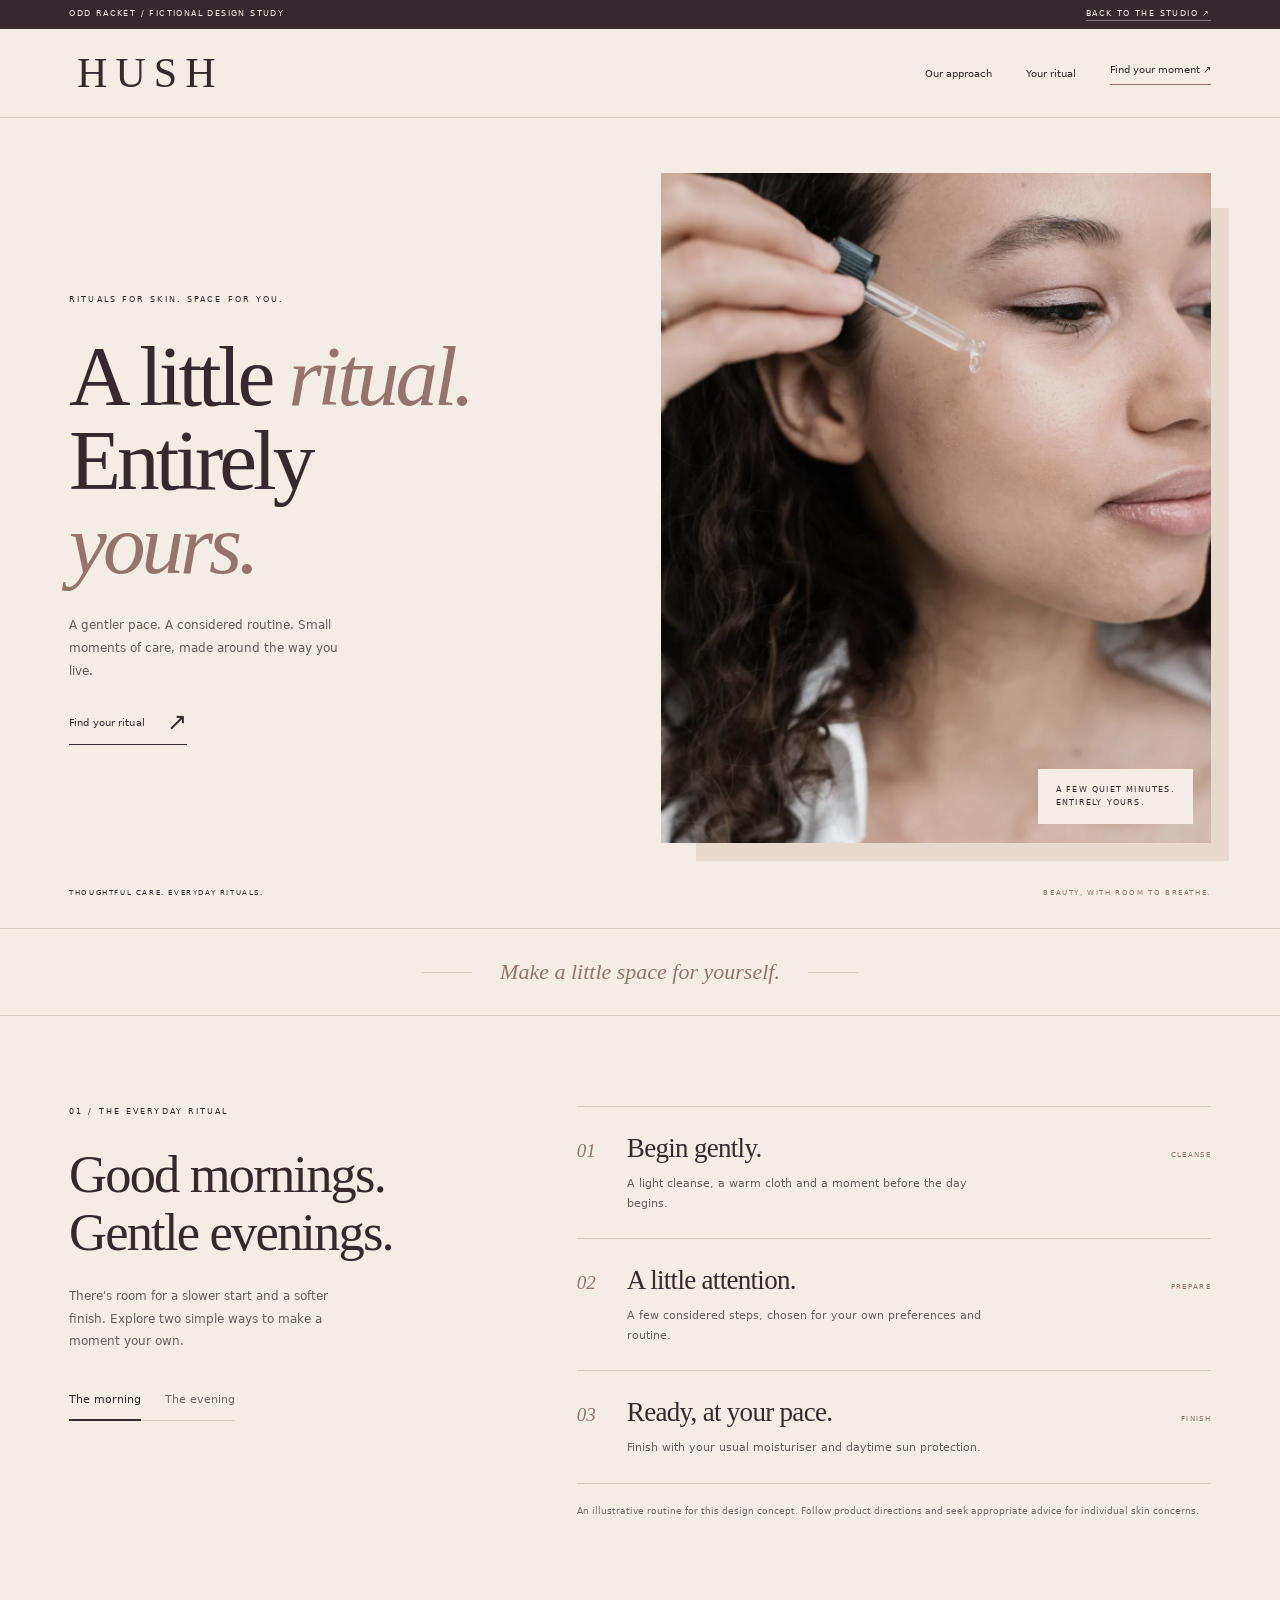
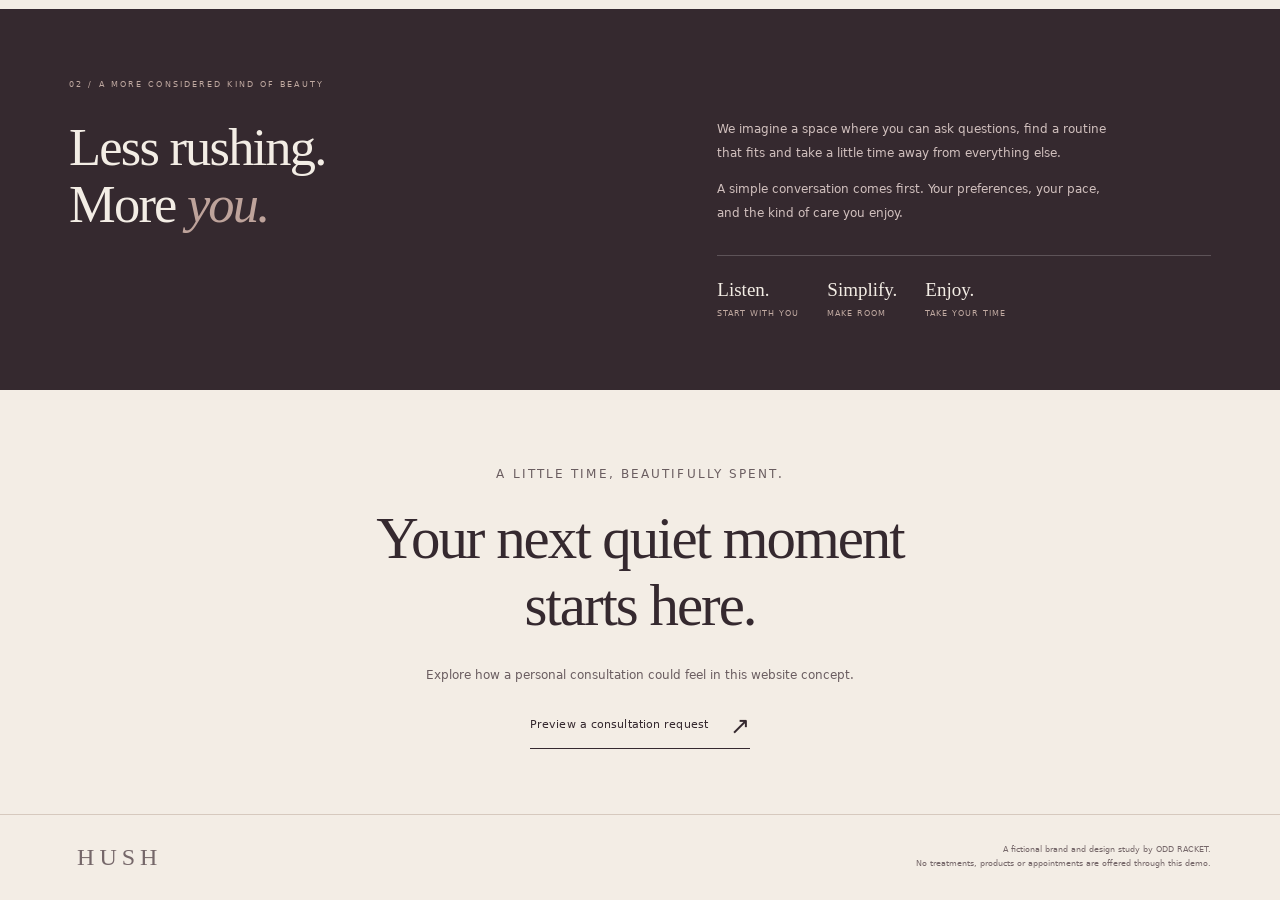
<file: hush.html>
<!doctype html>
<html lang="en-GB">
<head>
<meta charset="utf-8"><meta name="viewport" content="width=device-width, initial-scale=1"><meta name="robots" content="noindex,nofollow"><meta name="theme-color" content="#f3ede5"><title>HUSH — A ritual, entirely yours / ODD RACKET concept</title>
<style>
@font-face{font-family:Studio;src:url('text.woff') format('woff');font-weight:400 600;font-display:swap}@font-face{font-family:Studio;src:url('display.woff') format('woff');font-weight:700 900;font-display:swap}
:root{--ivory:#f3ede5;--plum:#35292f;--rose:#96736c;--line:#d6c9be;--soft:#e7d9ce;--pad:clamp(22px,5.4vw,92px)}*{box-sizing:border-box}html{scroll-behavior:smooth;scroll-padding-top:25px}body{margin:0;background:var(--ivory);color:var(--plum);font:14px/1.7 Studio,Arial,sans-serif}a{color:inherit;text-decoration:none}button,input,textarea,select{font:inherit}button,a{touch-action:manipulation}button{cursor:pointer}button{color:inherit}::selection{background:#bea69c;color:var(--plum)}a:focus-visible,button:focus-visible,input:focus-visible,textarea:focus-visible,select:focus-visible{outline:2px solid #8c5e52;outline-offset:5px}h1,h2,h3,p{margin-top:0}h1,h2,h3{font-weight:400}.study-bar{background:var(--plum);color:var(--ivory);display:flex;justify-content:space-between;gap:20px;padding:8px var(--pad);font-size:8px;letter-spacing:1.4px;line-height:1.5}.study-bar a{border-bottom:1px solid #ffffff60;white-space:nowrap}.skip{position:fixed;left:15px;top:-60px;background:var(--plum);color:white;z-index:10;padding:10px 20px}.skip:focus{top:10px}.nav{display:flex;justify-content:space-between;align-items:center;gap:30px;padding:23px var(--pad);border-bottom:1px solid var(--line)}.logo{font:42px/1 Georgia,serif;letter-spacing:8px;padding-left:8px}.nav-links{display:flex;gap:34px;align-items:center;font-size:10px}.nav-links a:hover{text-decoration:underline;text-underline-offset:5px}.nav-request{background:none;border:0;border-bottom:1px solid var(--rose);padding:0 0 6px;font-size:10px}.hero{display:grid;grid-template-columns:1fr 1.04fr;gap:5vw;padding:55px var(--pad) 45px;position:relative}.hero-copy{padding-top:23px;position:relative;z-index:1;align-self:center}.eyebrow{font-size:8px;letter-spacing:2.1px;line-height:1.6;text-transform:uppercase;margin:0 0 27px}.hero h1{font:clamp(58px,6.65vw,102px)/.99 Georgia,serif;letter-spacing:-4px;margin:0 0 28px}.hero h1 em{font-weight:400;color:var(--rose)}.intro{font-size:12px;line-height:1.9;max-width:290px;margin-bottom:27px;color:#665a5d}.text-action{display:inline-flex;align-items:center;gap:22px;border:0;border-bottom:1px solid var(--plum);padding:0 0 10px;background:none;font-size:10px;letter-spacing:.1px}.text-action span{font-size:24px;line-height:1}.text-action:hover{color:var(--rose);border-color:var(--rose)}.hero-visual{margin:0;position:relative;align-self:stretch;min-height:540px}.hero-visual:before{content:'';position:absolute;inset:35px -18px -18px 35px;background:var(--soft);z-index:0}.hero-visual img{position:relative;width:100%;height:100%;min-height:540px;max-height:670px;object-fit:cover;object-position:60% 40%;display:block;filter:saturate(.82)}.image-note{position:absolute;right:18px;bottom:19px;background:var(--ivory);color:var(--plum);padding:14px 18px;font-size:8px;letter-spacing:1.2px;line-height:1.7;max-width:185px}.hero-caption{padding:0 var(--pad) 28px;display:flex;justify-content:space-between;font-size:7px;letter-spacing:1.6px;border-bottom:1px solid var(--line);position:relative}.hero-caption span:last-child{color:var(--rose)}.pause-line{display:flex;align-items:center;justify-content:center;gap:28px;padding:29px var(--pad);border-bottom:1px solid var(--line);font:italic 22px/1.3 Georgia,serif;color:var(--rose)}.pause-line:before,.pause-line:after{content:'';width:50px;height:1px;background:var(--line)}.ritual{padding:90px var(--pad);display:grid;grid-template-columns:.78fr 1.22fr;gap:8vw}.ritual-intro{align-self:start}.ritual h2,.approach h2{font:clamp(38px,4.1vw,61px)/1.1 Georgia,serif;letter-spacing:-1.8px;margin:0 0 23px}.ritual-intro>p:last-of-type{font-size:12px;line-height:1.9;color:#6a5d60;max-width:290px}.ritual-selector{display:inline-flex;border-bottom:1px solid var(--line);margin:16px 0 25px;gap:24px}.ritual-selector button{font-size:11px;border:0;background:transparent;padding:10px 0;position:relative;color:#756769}.ritual-selector button[aria-selected=true]{color:var(--plum)}.ritual-selector button[aria-selected=true]:after{content:'';position:absolute;bottom:-1px;left:0;width:100%;height:2px;background:var(--plum)}.ritual-panel{border-top:1px solid var(--line)}.ritual-step{display:grid;grid-template-columns:35px 1fr 60px;gap:15px;align-items:baseline;border-bottom:1px solid var(--line);padding:25px 0}.step-number{font:italic 19px Georgia,serif;color:var(--rose)}.ritual-step h3{font:27px/1.2 Georgia,serif;letter-spacing:-.7px;margin:0 0 9px}.ritual-step p{font-size:11px;line-height:1.8;color:#6a5d60;margin:0;max-width:380px}.step-word{font-size:7px;letter-spacing:1.3px;color:var(--rose);text-align:right}.ritual-footnote{font-size:9px;color:#756769;margin:19px 0 0;line-height:1.8}.approach{background:var(--plum);color:var(--ivory);padding:70px var(--pad);display:grid;grid-template-columns:1.08fr 1fr;gap:9vw}.approach .eyebrow{color:#c0a9a1}.approach h2 em{color:#bea39b}.approach-copy{padding-top:38px}.approach-copy>p{font-size:12px;line-height:2;color:#d1c0be;max-width:400px}.principles{display:flex;gap:28px;border-top:1px solid #ffffff32;padding-top:23px;margin-top:30px}.principles span{font-size:8px;letter-spacing:1px;color:#c0a9a1}.principles b{display:block;font:19px Georgia,serif;letter-spacing:0;color:var(--ivory);margin-bottom:6px}.invitation{padding:75px var(--pad) 65px;text-align:center}.invitation .eyebrow{margin-bottom:20px}.invitation h2{font:clamp(37px,4.6vw,68px)/1.15 Georgia,serif;letter-spacing:-2px;max-width:800px;margin:0 auto 25px}.invitation p{font-size:12px;color:#6a5d60;margin-bottom:27px}.invitation .text-action{font-size:11px}footer{border-top:1px solid var(--line);padding:28px var(--pad);display:flex;justify-content:space-between;gap:20px;align-items:center;font-size:8px;color:#756769}footer .logo{font-size:24px;letter-spacing:5px}footer p{margin:0;max-width:430px;text-align:right;font-size:8px;line-height:1.8}dialog{width:min(540px,calc(100% - 30px));max-height:calc(100dvh - 30px);overflow:auto;border:0;background:var(--ivory);color:var(--plum);padding:30px;border-radius:0}dialog::backdrop{background:#35292fbe;backdrop-filter:blur(4px)}.dialog-top{display:flex;align-items:center;justify-content:space-between;gap:20px;margin-bottom:25px}.dialog-top .eyebrow{margin:0}.close{width:34px;height:34px;background:none;border:1px solid var(--line);font-size:22px;line-height:1}dialog h2{font:43px/1.1 Georgia,serif;letter-spacing:-1.5px;margin-bottom:20px}dialog>p{font-size:12px;line-height:1.8;color:#6a5d60}.demo-form label{display:block;font-size:10px;margin:18px 0}.demo-form input,.demo-form select,.demo-form textarea{display:block;width:100%;padding:11px 12px;margin-top:7px;border:1px solid var(--line);background:#faf7f1;border-radius:0;color:var(--plum);font-size:12px}.demo-form textarea{resize:vertical;min-height:86px}.demo-form .text-action{margin:10px 0 5px}.disclosure{font-size:9px;color:#756769;line-height:1.8}#request-result{border-top:1px solid var(--line);padding-top:25px}#request-result h3{font:30px/1.2 Georgia,serif}#request-result p{font-size:12px;line-height:1.8}#request-output{background:#e7d9ce;padding:18px;white-space:pre-wrap;overflow-wrap:anywhere;font:12px/1.8 Studio,sans-serif}[hidden]{display:none!important}
@media(min-width:1600px){.hero{gap:9vw}.hero-visual{min-height:660px}.hero-visual img{min-height:660px}.hero h1{font-size:110px}}
@media(max-width:900px){.nav-links{gap:20px}.hero{gap:4vw;padding-top:35px}.hero h1{font-size:clamp(55px,7.4vw,78px);letter-spacing:-3px}.hero-visual,.hero-visual img{min-height:480px}.hero-visual:before{inset:24px -12px -12px 24px}.ritual{gap:6vw}.approach{gap:6vw}.principles{gap:18px}}
@media(max-width:600px){:root{--pad:23px}.study-bar{font-size:6px;letter-spacing:.85px;padding-top:7px;padding-bottom:7px;gap:10px}.nav{padding-top:21px;padding-bottom:21px;gap:15px}.logo{font-size:32px;letter-spacing:6px;padding-left:6px}.nav-links{gap:18px;font-size:9px}.nav-links a:first-child{display:none}.nav-request{font-size:9px;white-space:nowrap}.hero{grid-template-columns:1fr;gap:30px;padding-top:35px;padding-bottom:35px}.hero-copy{padding-top:0}.hero-copy .eyebrow{font-size:7px;margin-bottom:24px}.hero h1{font-size:clamp(61px,14.4vw,84px);letter-spacing:-2.5px;line-height:1.01;margin-bottom:23px}.hero h1 br:nth-of-type(2){display:none}.hero h1 br:nth-of-type(2):after{content:' '}.intro{max-width:260px;font-size:12px;line-height:1.8}.hero-visual{min-height:365px;margin:0 10px 12px 0}.hero-visual img{height:365px;min-height:365px;max-height:365px;object-position:50% 34%}.hero-visual:before{inset:20px -12px -12px 20px}.image-note{font-size:7px;padding:11px 14px;bottom:15px;right:15px;max-width:150px}.hero-caption{font-size:6px;letter-spacing:.9px;gap:20px;padding-bottom:25px}.hero-caption span:last-child{text-align:right}.pause-line{font-size:19px;gap:15px;padding-top:23px;padding-bottom:23px}.pause-line:before,.pause-line:after{width:25px}.ritual{padding-top:55px;padding-bottom:55px;grid-template-columns:1fr;gap:25px}.ritual h2,.approach h2{font-size:40px;letter-spacing:-1.4px}.ritual .eyebrow{margin-bottom:20px}.ritual-intro>p:last-of-type{max-width:310px}.ritual-selector{margin:7px 0 0}.ritual-step{grid-template-columns:27px 1fr;gap:12px;padding:23px 0}.ritual-step h3{font-size:25px}.ritual-step p{font-size:11px}.step-word{display:none}.approach{padding-top:50px;padding-bottom:45px;grid-template-columns:1fr;gap:15px}.approach-copy{padding-top:0}.approach-copy>p{font-size:12px}.principles{justify-content:space-between;gap:15px;margin-top:25px}.principles b{font-size:18px}.principles span{font-size:7px;letter-spacing:.6px}.invitation{padding-top:55px;padding-bottom:50px}.invitation h2{font-size:39px;letter-spacing:-1.5px}.invitation p{font-size:11px;max-width:290px;margin-left:auto;margin-right:auto}footer{align-items:flex-start;gap:25px;padding-top:24px;padding-bottom:24px}footer .logo{font-size:22px;letter-spacing:4px}footer p{max-width:190px;font-size:7px}dialog{padding:25px}dialog h2{font-size:36px}}
@media(prefers-reduced-motion:reduce){html{scroll-behavior:auto}*{animation:none!important;transition:none!important}}
html.embedded .study-bar,html.embedded .demo-bar{display:none}</style>
<script>if(window.self!==window.top)document.documentElement.classList.add("embedded");</script></head>
<body>
<a class="skip" href="#main">Skip to content</a>
<div class="study-bar"><span>ODD RACKET / FICTIONAL DESIGN STUDY</span><a href="../#playground" target="_top">BACK TO THE STUDIO ↗</a></div>
<header class="nav"><a class="logo" href="#top" aria-label="Hush home">HUSH</a><nav class="nav-links" aria-label="Hush navigation"><a href="#approach">Our approach</a><a href="#ritual">Your ritual</a><button class="nav-request" data-request>Find your moment ↗</button></nav></header>
<main id="main">
<section class="hero" id="top"><div class="hero-copy"><p class="eyebrow">RITUALS FOR SKIN. SPACE FOR YOU.</p><h1>A little <em>ritual.</em><br> Entirely<br>  <em>yours.</em></h1><p class="intro">A gentler pace. A considered routine. Small moments of care, made around the way you live.</p><button class="text-action" data-request>Find your ritual <span aria-hidden="true">↗</span></button></div><figure class="hero-visual"><img src="beauty.webp" alt="An editorial portrait of a woman applying a drop of facial serum" width="1280" height="1920" fetchpriority="high"><figcaption class="image-note">A FEW QUIET MINUTES.<br> ENTIRELY YOURS.</figcaption></figure></section>
<div class="hero-caption"><span>THOUGHTFUL CARE. EVERYDAY RITUALS.</span><span>BEAUTY, WITH ROOM TO BREATHE.</span></div>
<div class="pause-line">Make a little space for yourself.</div>
<section class="ritual" id="ritual" aria-labelledby="ritual-title"><div class="ritual-intro"><p class="eyebrow">01 / THE EVERYDAY RITUAL</p><h2 id="ritual-title">Good mornings.<br> Gentle evenings.</h2><p>There's room for a slower start and a softer finish. Explore two simple ways to make a moment your own.</p><div class="ritual-selector" role="tablist" aria-label="Choose a daily ritual"><button id="morning-tab" role="tab" aria-selected="true" aria-controls="ritual-panel" data-ritual="morning">The morning</button><button id="evening-tab" role="tab" aria-selected="false" tabindex="-1" aria-controls="ritual-panel" data-ritual="evening">The evening</button></div></div><div><div class="ritual-panel" id="ritual-panel" role="tabpanel" aria-labelledby="morning-tab"><article class="ritual-step"><span class="step-number">01</span><div><h3>Begin gently.</h3><p>A light cleanse, a warm cloth and a moment before the day begins.</p></div><span class="step-word">CLEANSE</span></article><article class="ritual-step"><span class="step-number">02</span><div><h3>A little attention.</h3><p>A few considered steps, chosen for your own preferences and routine.</p></div><span class="step-word">PREPARE</span></article><article class="ritual-step"><span class="step-number">03</span><div><h3>Ready, at your pace.</h3><p>Finish with your usual moisturiser and daytime sun protection.</p></div><span class="step-word">FINISH</span></article></div><p class="ritual-footnote">An illustrative routine for this design concept. Follow product directions and seek appropriate advice for individual skin concerns.</p></div></section>
<section class="approach" id="approach" aria-labelledby="approach-title"><div><p class="eyebrow">02 / A MORE CONSIDERED KIND OF BEAUTY</p><h2 id="approach-title">Less rushing.<br> More <em>you.</em></h2></div><div class="approach-copy"><p>We imagine a space where you can ask questions, find a routine that fits and take a little time away from everything else.</p><p>A simple conversation comes first. Your preferences, your pace, and the kind of care you enjoy.</p><div class="principles"><span><b>Listen.</b>START WITH YOU</span><span><b>Simplify.</b>MAKE ROOM</span><span><b>Enjoy.</b>TAKE YOUR TIME</span></div></div></section>
<section class="invitation" aria-labelledby="invitation-title"><p class="eyebrow">A LITTLE TIME, BEAUTIFULLY SPENT.</p><h2 id="invitation-title">Your next quiet moment<br> starts here.</h2><p>Explore how a personal consultation could feel in this website concept.</p><button class="text-action" data-request>Preview a consultation request <span aria-hidden="true">↗</span></button></section>
</main>
<footer><a class="logo" href="#top">HUSH</a><p>A fictional brand and design study by ODD RACKET.<br> No treatments, products or appointments are offered through this demo.</p></footer>
<dialog id="request-dialog" aria-labelledby="request-title"><div class="dialog-top"><p class="eyebrow">A LITTLE TIME FOR YOU.</p><button class="close" aria-label="Close consultation preview">×</button></div><h2 id="request-title">Find your<br> <em>quiet moment.</em></h2><p>This is a consultation preview for a fictional studio. Try the form to see the experience; no request is sent and no appointment is booked.</p><form class="demo-form" id="request-form"><label>First name<input name="name" autocomplete="off" required maxlength="70" placeholder="Use a sample name"></label><label>A moment that suits you<select name="moment"><option>A slower morning</option>A quiet afternoon</option>A gentle evening</option></select></label><label>What would you like to explore?<textarea name="note" maxlength="500" placeholder="A simple routine, a little time for myself…"></textarea></label><p class="disclosure">Please use sample details. Your answers stay in this browser and disappear when the page is reloaded.</p><button type="submit" class="text-action">Preview my request <span aria-hidden="true">↗</span></button></form><div id="request-result" hidden aria-live="polite"><h3>A thoughtful start.</h3><p>Here's how your request could look. This preview has not been sent.</p><div id="request-output"></div><p class="disclosure">No appointment has been created. HUSH is an illustrative design concept.</p><button class="text-action" id="request-edit">Edit the preview <span aria-hidden="true">↗</span></button></div></dialog>
<script>
'use strict';
const ritualData={morning:[['Begin gently.','A light cleanse, a warm cloth and a moment before the day begins.','CLEANSE'],['A little attention.','A few considered steps, chosen for your own preferences and routine.','PREPARE'],['Ready, at your pace.','Finish with your usual moisturiser and daytime sun protection.','FINISH']],evening:[['Let the day go.','Take your time removing the day, following the directions of your chosen cleanser.','UNWIND'],['Keep it simple.','Choose a familiar evening routine, with the products that already suit you.','CARE'],['A softer finish.','A little moisturiser, a few quiet breaths, then leave the rest for tomorrow.','REST']]};
const ritualTabs=[...document.querySelectorAll('[data-ritual]')];
function changeRitual(key,focus=false){const steps=ritualData[key];if(!steps)return;ritualTabs.forEach(tab=>{const active=tab.dataset.ritual===key;tab.setAttribute('aria-selected',String(active));tab.tabIndex=active?0:-1;if(active&&focus)tab.focus();});document.querySelector('#ritual-panel').setAttribute('aria-labelledby',key+'-tab');document.querySelectorAll('.ritual-step').forEach((el,i)=>{el.querySelector('h3').textContent=steps[i][0];el.querySelector('p').textContent=steps[i][1];el.querySelector('.step-word').textContent=steps[i][2];});}
ritualTabs.forEach((tab,index)=>{tab.addEventListener('click',()=>changeRitual(tab.dataset.ritual));tab.addEventListener('keydown',event=>{let next;if(event.key==='ArrowRight'||event.key==='ArrowLeft')next=(index+1)%2;if(event.key==='Home')next=0;if(event.key==='End')next=1;if(next!==undefined){event.preventDefault();changeRitual(ritualTabs[next].dataset.ritual,true);}});});
const requestDialog=document.querySelector('#request-dialog');document.querySelectorAll('[data-request]').forEach(button=>button.addEventListener('click',()=>{document.querySelector('#request-form').hidden=false;document.querySelector('#request-result').hidden=true;requestDialog.showModal();}));document.querySelector('.close').addEventListener('click',()=>requestDialog.close());requestDialog.addEventListener('click',event=>{const b=requestDialog.getBoundingClientRect();if(event.target===requestDialog&&(event.clientX<b.left||event.clientX>b.right||event.clientY<b.top||event.clientY>b.bottom))requestDialog.close();});document.querySelector('#request-form').addEventListener('submit',event=>{event.preventDefault();const data=new FormData(event.target);const name=String(data.get('name')||'').trim();if(!name)return;document.querySelector('#request-output').textContent='Name: '+name+'\nA moment: '+String(data.get('moment'))+'\nYour thoughts: '+(String(data.get('note')||'').trim()||'A little time for myself.');document.querySelector('#request-form').hidden=true;document.querySelector('#request-result').hidden=false;document.querySelector('#request-edit').focus();});document.querySelector('#request-edit').addEventListener('click',()=>{document.querySelector('#request-form').hidden=false;document.querySelector('#request-result').hidden=true;document.querySelector('[name="name"]').focus();});
</script>
</body></html>
</file>
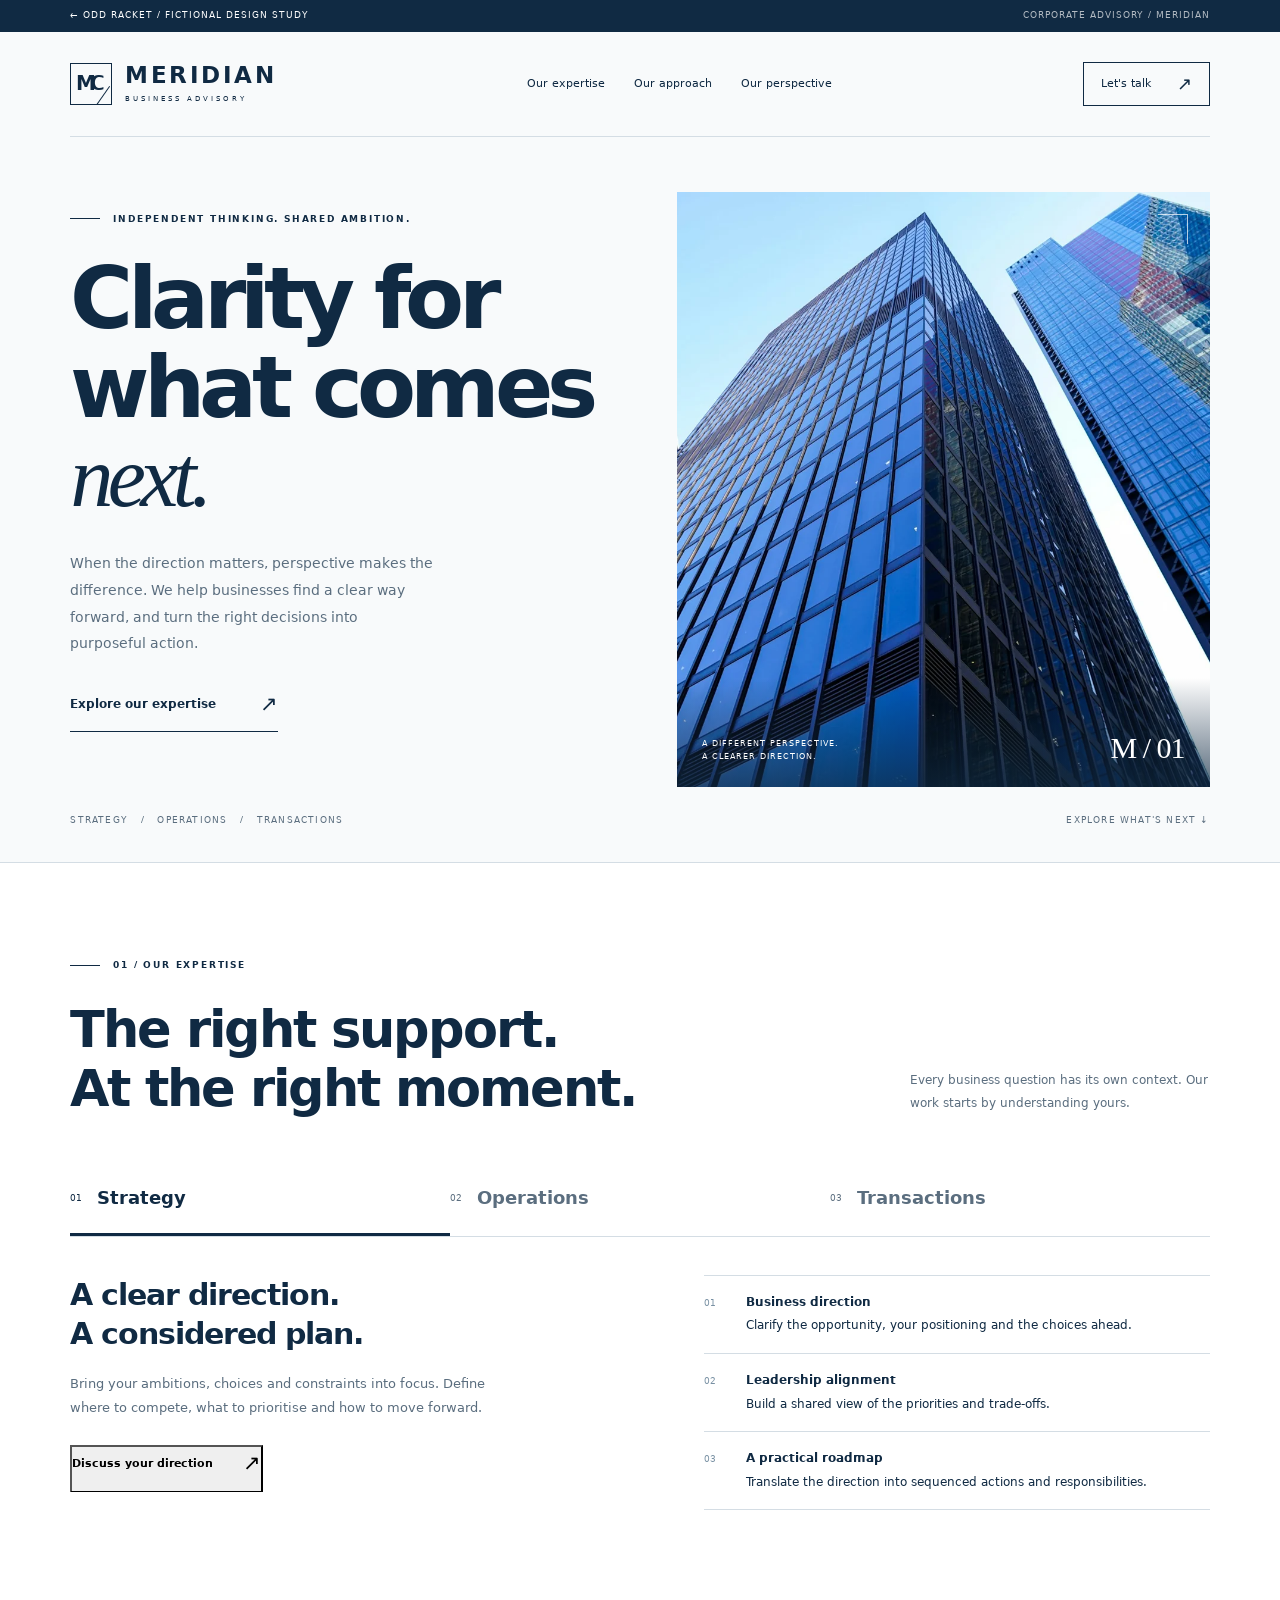
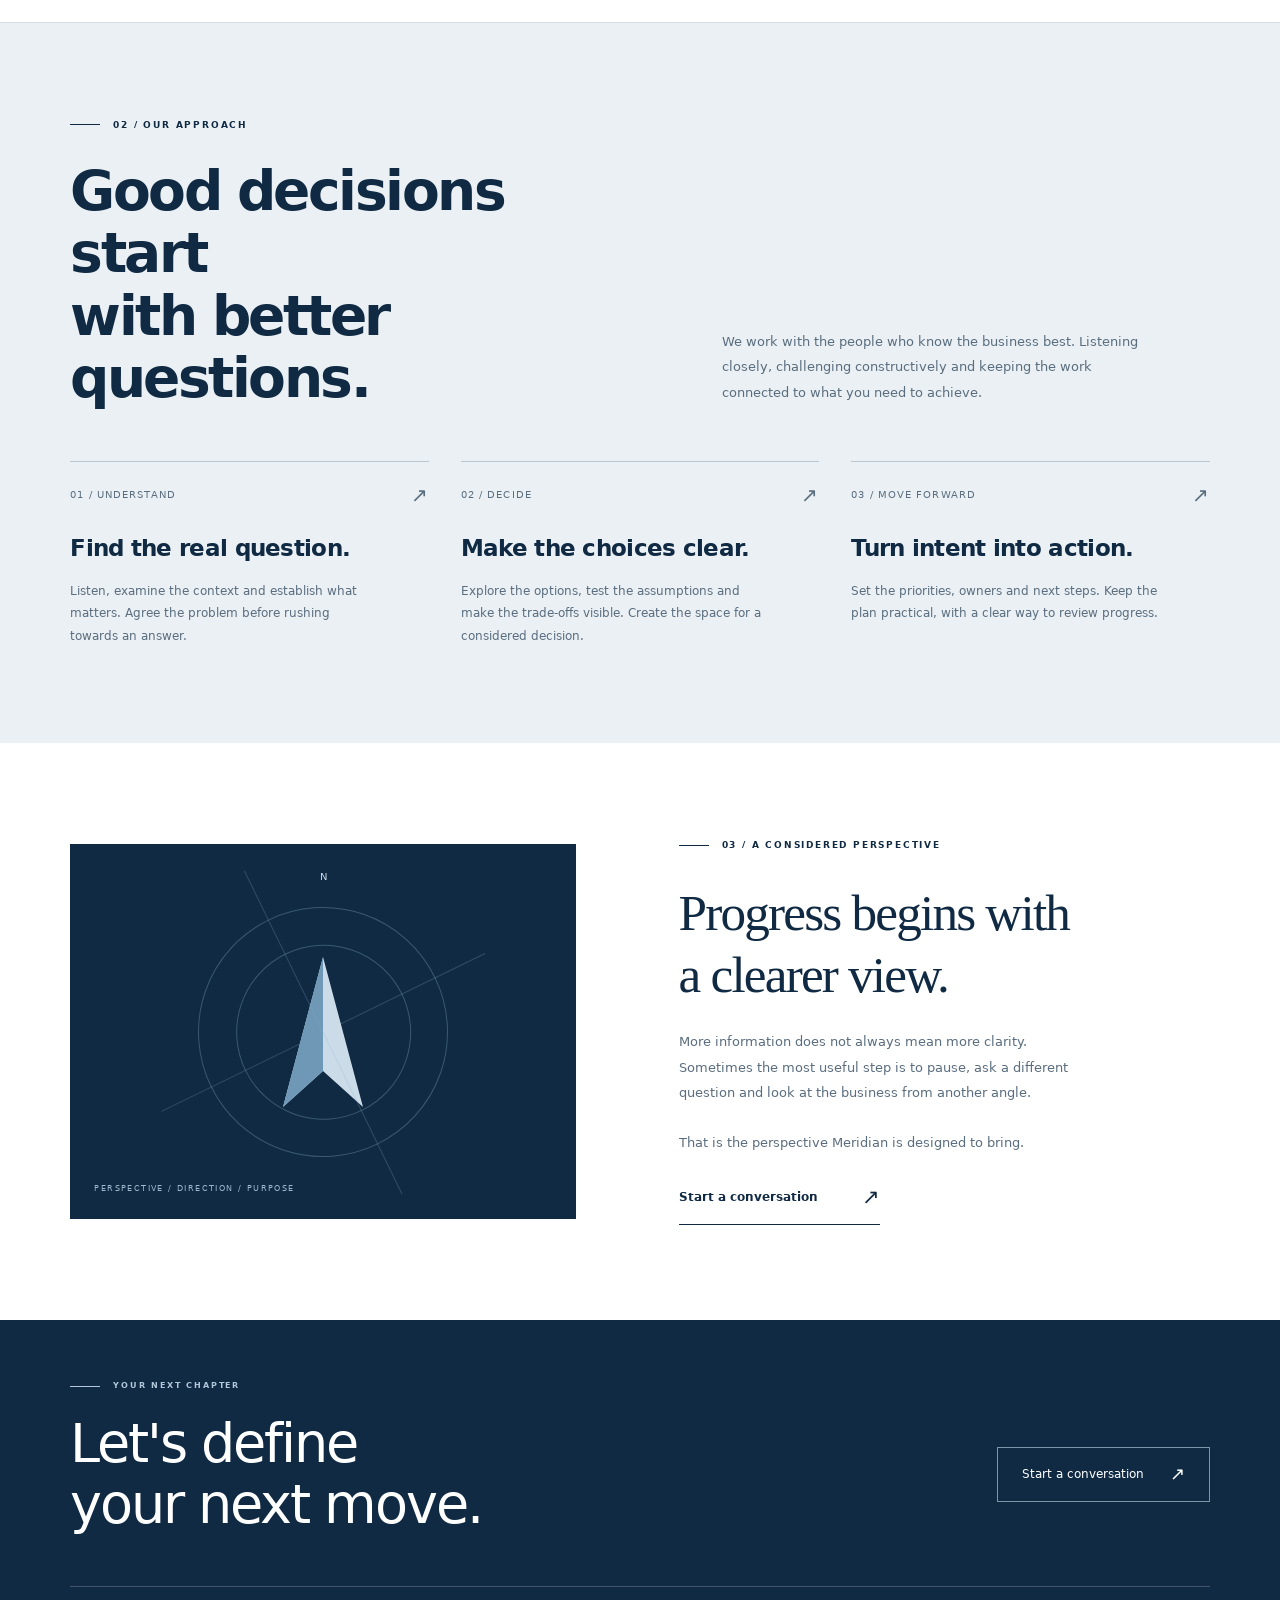
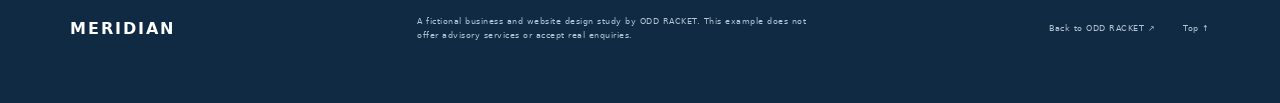
<file: meridian.html>
<!doctype html>
<html lang="en-GB">
<head>
<meta charset="utf-8">
<meta name="viewport" content="width=device-width,initial-scale=1">
<meta name="robots" content="noindex,nofollow">
<meta name="theme-color" content="#102a43">
<meta name="description" content="MERIDIAN, a fictional corporate advisory website design study by ODD RACKET.">
<title>MERIDIAN — Clarity for what comes next</title>
<style>
@font-face{font-family:Meridian;src:url('text.woff') format('woff');font-weight:400 600;font-display:swap}@font-face{font-family:Meridian;src:url('display.woff') format('woff');font-weight:700 900;font-display:swap}
:root{--navy:#102a43;--blue:#225d8e;--pale:#eaf0f4;--paper:#f8fafb;--line:#d4dde4;--muted:#5b6e7f;--pad:clamp(24px,5.5vw,90px)}*{box-sizing:border-box}html{scroll-behavior:smooth;scroll-padding-top:25px}body{margin:0;background:var(--paper);color:var(--navy);font-family:Meridian,Arial,sans-serif;line-height:1.6}a{color:inherit;text-decoration:none}button,input,textarea{font:inherit}button{cursor:pointer}button,a{touch-action:manipulation}button:focus-visible,a:focus-visible,input:focus-visible,textarea:focus-visible{outline:3px solid #3c83b9;outline-offset:5px}::selection{background:#bfd3e4;color:var(--navy)}h1,h2,h3,p{margin-top:0}.study-bar{display:flex;align-items:center;justify-content:space-between;gap:20px;padding:9px var(--pad);background:var(--navy);color:white;font-size:9px;letter-spacing:1px;line-height:1.5}.study-bar a{white-space:nowrap}.study-bar a:hover{text-decoration:underline;text-underline-offset:4px}.study-bar>span{opacity:.68}.skip{position:fixed;top:-100px;left:20px;padding:12px 20px;background:white;z-index:99}.skip:focus{top:10px}.site-header{margin:0 var(--pad);min-height:105px;border-bottom:1px solid var(--line);display:flex;align-items:center;justify-content:space-between;gap:25px}.logo{display:flex;align-items:center;gap:13px}.monogram{position:relative;width:42px;height:42px;border:1px solid var(--navy);font-size:20px;letter-spacing:-6px;line-height:39px;padding-left:5px;font-weight:700;overflow:hidden}.monogram:after{content:'';position:absolute;width:25px;height:1px;transform:rotate(-55deg);background:var(--navy);right:-4px;bottom:7px}.wordmark{font-size:23px;font-weight:700;letter-spacing:2.5px;line-height:1}.wordmark small{display:block;font-size:7px;font-weight:400;letter-spacing:3px;margin-top:9px}.header-nav{display:flex;gap:29px;font-size:11px}.header-nav a{padding:10px 0}.header-nav a:hover{color:var(--blue)}.enquiry-button{background:none;border:1px solid var(--navy);color:var(--navy);font-size:11px;padding:12px 17px;display:inline-flex;align-items:center;justify-content:space-between;gap:26px;min-height:44px;transition:background .2s,color .2s}.enquiry-button:hover{background:var(--navy);color:white}.enquiry-button .arrow{font-size:18px;line-height:1}.hero{padding:55px var(--pad) 0;display:grid;grid-template-columns:1.02fr 1fr;gap:5vw;align-items:center}.hero-copy{padding:20px 0 55px}.eyebrow{font-size:9px;letter-spacing:1.8px;text-transform:uppercase;font-weight:700;margin-bottom:28px;display:flex;align-items:center;gap:13px}.eyebrow:before{content:'';height:1px;width:30px;background:currentColor}.hero h1{font-size:clamp(59px,6.7vw,108px);letter-spacing:-.065em;line-height:1.04;margin:0 0 28px;font-weight:700}.hero h1 em{font-family:Georgia,'Times New Roman',serif;font-weight:400;letter-spacing:-.065em}.hero-intro{font-size:14px;line-height:1.9;max-width:365px;margin-bottom:31px;color:var(--muted)}.text-link{display:inline-flex;align-items:center;justify-content:space-between;gap:44px;border-bottom:1px solid currentColor;padding:0 0 10px;font-size:12px;font-weight:700}.text-link:hover{color:var(--blue)}.text-link span{font-size:21px;font-weight:400}.hero-photo{position:relative;margin:0;align-self:stretch;min-height:525px;overflow:hidden;background:#b6c7d5}.hero-photo img{display:block;width:100%;height:100%;object-fit:cover;position:absolute;inset:0;object-position:57% center}.photo-corner{position:absolute;inset:22px 22px auto auto;width:30px;height:30px;border-top:1px solid #ffffffb3;border-right:1px solid #ffffffb3}.hero-photo figcaption{position:absolute;bottom:0;left:0;right:0;padding:55px 25px 24px;color:white;background:linear-gradient(transparent,#102a43b3);display:flex;justify-content:space-between;align-items:end;gap:25px;font-size:8px;letter-spacing:1px}.photo-number{font-family:Georgia,serif;font-size:30px;letter-spacing:-1px;line-height:1}.hero-footer{display:grid;grid-template-columns:1fr 1fr;gap:5vw;padding:26px var(--pad) 34px}.hero-footer p{font-size:9px;letter-spacing:1.2px;margin:0;color:var(--muted)}.hero-footer p:last-child{text-align:right}.section{padding:95px var(--pad)}.section-top{display:flex;justify-content:space-between;gap:50px;align-items:end;margin-bottom:42px}.section-top h2{font-size:clamp(35px,4vw,58px);line-height:1.15;letter-spacing:-2px;margin:0;max-width:650px}.section-top>p{font-size:12px;line-height:1.9;max-width:300px;color:var(--muted);margin-bottom:3px}.services{background:white;border-top:1px solid var(--line);border-bottom:1px solid var(--line)}.service-tabs{display:grid;grid-template-columns:repeat(3,1fr);border-bottom:1px solid var(--line);margin-top:45px}.service-tab{background:none;border:0;border-bottom:3px solid transparent;padding:21px 0 20px;text-align:left;color:var(--muted);font-size:18px;font-weight:700;display:flex;align-items:center;gap:15px;transition:color .2s,border-color .2s}.service-tab>span{font-size:9px;font-weight:400}.service-tab[aria-selected=true]{color:var(--navy);border-bottom-color:var(--navy)}.service-tab:hover{color:var(--blue)}.service-panel{display:grid;grid-template-columns:1.05fr 1fr;gap:8vw;padding:38px 0 0;align-items:start;min-height:290px}.service-panel[hidden]{display:none}.service-panel h3{font-size:30px;line-height:1.3;letter-spacing:-1px;max-width:400px;margin-bottom:19px}.service-panel p{font-size:13px;line-height:1.9;color:var(--muted);max-width:420px;margin-bottom:24px}.service-panel ul{list-style:none;padding:0;margin:0;border-top:1px solid var(--line)}.service-panel li{border-bottom:1px solid var(--line);padding:16px 0;display:grid;grid-template-columns:30px 1fr;gap:12px;font-size:12px;line-height:1.8}.service-panel li span{font-size:9px;color:#7890a3;padding-top:3px}.service-panel li strong{font-weight:700;display:block;font-size:12px;margin-bottom:2px}.service-panel .text-link{font-size:11px;gap:30px}.approach{background:var(--pale)}.approach-heading{display:grid;grid-template-columns:1.1fr 1fr;gap:9vw;margin-bottom:52px}.approach-heading h2{font-size:clamp(34px,4.3vw,63px);line-height:1.13;letter-spacing:-2.5px;margin-bottom:0}.approach-heading p{font-size:13px;line-height:1.95;color:var(--muted);align-self:end;max-width:420px;margin-bottom:4px}.approach-grid{display:grid;grid-template-columns:repeat(3,1fr);gap:32px}.approach-card{padding-top:23px;border-top:1px solid #b7c7d3}.step-label{font-size:10px;letter-spacing:1.1px;display:flex;justify-content:space-between;align-items:center;color:var(--muted);margin-bottom:25px}.step-label span:last-child{font-size:20px;line-height:1}.approach-card h3{font-size:23px;letter-spacing:-.7px;margin-bottom:13px}.approach-card p{font-size:12px;line-height:1.9;color:var(--muted);margin:0;max-width:310px}.perspective{display:grid;grid-template-columns:1fr 1.05fr;gap:8vw;align-items:center;background:#fff}.compass-art{min-height:375px;position:relative;background:var(--navy);color:#9cb9cd;display:grid;place-items:center;overflow:hidden}.compass-ring{width:250px;height:250px;border:1px solid #91b3cb55;border-radius:50%;position:relative;display:grid;place-items:center;transform:rotate(-26deg)}.compass-ring:before,.compass-ring:after{content:'';position:absolute;width:360px;height:1px;background:#91b3cb40}.compass-ring:after{transform:rotate(90deg)}.compass-ring-inner{width:175px;height:175px;border:1px solid #91b3cb55;border-radius:50%;display:grid;place-items:center}.compass-needle{width:80px;height:150px;position:relative;transform:rotate(26deg)}.compass-needle:before{content:'';position:absolute;inset:0;clip-path:polygon(50% 0,100% 100%,50% 76%,0 100%);background:#cbdce8}.compass-needle:after{content:'';position:absolute;inset:0;clip-path:polygon(50% 0,50% 76%,0 100%);background:#6e98b5}.compass-label{position:absolute;left:24px;bottom:23px;font-size:8px;letter-spacing:1.4px}.compass-n{position:absolute;top:25px;left:50%;font-size:10px;transform:translateX(-50%);color:#cbdce8}.perspective-copy .eyebrow{margin-bottom:30px}.perspective-copy h2{font-family:Georgia,serif;font-weight:400;font-size:clamp(34px,4vw,54px);letter-spacing:-1.8px;line-height:1.2;max-width:475px;margin-bottom:24px}.perspective-copy>p:not(.eyebrow){font-size:13px;color:var(--muted);line-height:1.95;max-width:420px;margin-bottom:25px}.contact{background:var(--navy);color:white;padding:60px var(--pad)}.contact-top{display:flex;align-items:center;justify-content:space-between;gap:45px;padding-bottom:50px}.contact-top h2{font-size:clamp(35px,4.2vw,61px);font-weight:400;line-height:1.14;letter-spacing:-2px;margin:0;max-width:640px}.contact .eyebrow{font-size:8px;color:#b2c7d7;margin-bottom:20px}.contact .enquiry-button{border-color:#7b95a9;background:none;color:white;padding:17px 24px;white-space:nowrap;font-size:12px}.contact .enquiry-button:hover{background:white;color:var(--navy)}.footer{border-top:1px solid #ffffff35;padding-top:28px;display:flex;justify-content:space-between;gap:25px;align-items:center;font-size:8px;letter-spacing:.5px;color:#b2c7d7}.footer-brand{font-size:16px;letter-spacing:2px;color:white;font-weight:700}.footer a:hover{color:white}.footer-note{max-width:390px;line-height:1.8;margin:0}.footer>div{display:flex;gap:28px}.footer a{white-space:nowrap}dialog{width:min(600px,calc(100% - 32px));max-height:calc(100dvh - 32px);overflow:auto;border:0;padding:35px;background:var(--paper);color:var(--navy)}dialog::backdrop{background:#102a43c9;backdrop-filter:blur(4px)}.dialog-top{display:flex;align-items:center;justify-content:space-between;gap:15px;margin-bottom:28px}.dialog-top .eyebrow{font-size:8px;margin:0}.close-dialog{width:34px;height:34px;border:1px solid var(--line);background:none;color:var(--navy);font-size:23px;line-height:1}.close-dialog:hover{background:var(--pale)}dialog h2{font-size:39px;line-height:1.12;letter-spacing:-1.7px;margin-bottom:20px}dialog>p{font-size:12px;line-height:1.9;color:var(--muted)}dialog label{font-size:11px;display:block;font-weight:700;margin-bottom:18px}dialog input,dialog textarea{display:block;width:100%;margin-top:8px;background:white;border:1px solid #b6c7d5;padding:13px;color:var(--navy);font-size:13px;border-radius:0}dialog textarea{resize:vertical;min-height:105px}dialog .enquiry-button{background:var(--navy);color:white;width:100%;justify-content:space-between;margin-top:7px}dialog .enquiry-button:hover{background:var(--blue)}.demo-result{padding:22px;background:var(--pale);margin-top:25px}.demo-result h3{font-size:22px;letter-spacing:-.5px;margin-bottom:12px}.demo-result p{font-size:12px;line-height:1.8;margin-bottom:18px;white-space:pre-wrap;overflow-wrap:anywhere}.demo-result button{border:0;border-bottom:1px solid var(--navy);padding:0 0 5px;background:none;font-size:11px;color:var(--navy)}[hidden]{display:none!important}
@media(min-width:1450px){.hero{gap:7vw}.hero-copy{padding-bottom:65px}.hero-photo{min-height:650px}}
@media(max-width:1050px){.header-nav{gap:20px;font-size:10px}.wordmark{font-size:20px;letter-spacing:2px}.hero{gap:35px;padding-top:40px}.hero h1{font-size:70px}.hero-photo{min-height:510px}.hero-intro{font-size:13px}.section{padding-top:75px;padding-bottom:75px}.service-panel{gap:5vw}.approach-heading{gap:6vw}.perspective{gap:5vw}.compass-art{min-height:330px}.compass-ring{width:220px;height:220px}.compass-ring-inner{width:155px;height:155px}.footer{flex-wrap:wrap}.footer-note{max-width:360px}}
@media(max-width:760px){.study-bar{font-size:7px;letter-spacing:.7px;padding-top:8px;padding-bottom:8px}.study-bar>span{display:none}.site-header{min-height:105px;display:grid;grid-template-columns:1fr auto;column-gap:15px;row-gap:0;padding:20px 0 10px}.logo{gap:10px}.monogram{width:34px;height:34px;font-size:17px;line-height:31px;letter-spacing:-5px;padding-left:4px}.wordmark{font-size:18px;letter-spacing:1.7px}.wordmark small{font-size:6px;letter-spacing:2px;margin-top:7px}.header-nav{grid-column:1 / -1;grid-row:2;justify-content:space-between;gap:15px;margin-top:10px;font-size:10px}.site-header>.enquiry-button{grid-column:2;grid-row:1;font-size:10px;min-height:36px;padding:8px 11px;gap:12px}.site-header>.enquiry-button .arrow{font-size:16px}.hero{grid-template-columns:1fr;gap:0;padding-top:30px}.hero-copy{padding:5px 0 30px}.hero .eyebrow{font-size:8px;letter-spacing:1.2px;margin-bottom:25px}.hero h1{font-size:clamp(56px,11vw,84px);line-height:1.03;margin-bottom:23px}.hero h1 br:nth-of-type(2){display:none}.hero h1 em:before{content:' '}.hero-intro{font-size:13px;max-width:410px;margin-bottom:25px;line-height:1.85}.hero .text-link{font-size:11px;gap:35px}.hero-photo{min-height:300px}.hero-photo img{object-position:50% 54%}.hero-photo figcaption{padding:40px 18px 17px;font-size:7px}.hero-footer{grid-template-columns:1fr auto;gap:15px;padding-top:18px;padding-bottom:25px}.hero-footer p{font-size:6px;letter-spacing:.6px}.hero-footer p:last-child{font-size:6px}.section{padding-top:55px;padding-bottom:55px}.section .eyebrow{font-size:8px;margin-bottom:20px;letter-spacing:1px}.section-top{display:block;margin-bottom:25px}.section-top h2{font-size:35px;letter-spacing:-1.6px;max-width:490px}.section-top>p{font-size:12px;margin-top:22px;max-width:450px}.service-tabs{margin-top:30px}.service-tab{font-size:13px;gap:8px;padding:17px 0}.service-tab>span{font-size:7px}.service-panel{grid-template-columns:1fr;gap:23px;padding-top:25px;min-height:0}.service-panel h3{font-size:27px;margin-bottom:15px}.service-panel p{font-size:12px;margin-bottom:20px}.service-panel li{font-size:11px;padding:15px 0;grid-template-columns:22px 1fr;gap:10px}.service-panel li strong{font-size:12px}.service-panel .text-link{font-size:11px}.approach-heading{grid-template-columns:1fr;gap:22px;margin-bottom:30px}.approach-heading h2{font-size:36px;letter-spacing:-1.7px;max-width:480px}.approach-heading p{font-size:12px;line-height:1.9;max-width:450px}.approach-grid{grid-template-columns:1fr;gap:27px}.approach-card{padding-top:18px}.step-label{margin-bottom:17px;font-size:9px}.approach-card h3{font-size:23px;margin-bottom:10px}.approach-card p{font-size:12px;max-width:460px}.perspective{grid-template-columns:1fr;gap:35px}.compass-art{min-height:290px}.compass-ring{width:190px;height:190px}.compass-ring-inner{width:130px;height:130px}.compass-needle{width:60px;height:115px}.compass-label{left:18px;bottom:17px;font-size:7px}.perspective-copy h2{font-size:36px;letter-spacing:-1.3px;margin-bottom:20px}.perspective-copy>p:not(.eyebrow){font-size:12px}.contact{padding-top:45px;padding-bottom:28px}.contact-top{display:block;padding-bottom:35px}.contact-top h2{font-size:37px;letter-spacing:-1.7px;max-width:450px;margin-bottom:28px}.contact .enquiry-button{font-size:11px;padding:13px 20px;min-height:46px}.footer{display:grid;grid-template-columns:1fr auto;column-gap:20px;row-gap:20px;padding-top:24px}.footer-brand{font-size:14px}.footer-note{grid-column:1 / -1;grid-row:2;font-size:8px;max-width:460px}.footer>div{grid-column:2;grid-row:1;gap:16px;font-size:7px}dialog{padding:25px}dialog h2{font-size:34px}.dialog-top .eyebrow{font-size:7px;letter-spacing:.8px}.dialog-top .eyebrow:before{width:20px}.demo-result{padding:18px}}
@media(max-width:370px){.wordmark{font-size:16px;letter-spacing:1.4px}.logo{gap:8px}.site-header>.enquiry-button{font-size:9px;padding:8px;gap:8px}.hero h1{font-size:54px}.service-tab{font-size:12px;gap:6px}.contact-top h2{font-size:34px}}
@media(prefers-reduced-motion:reduce){html{scroll-behavior:auto}*,*:before,*:after{transition:none!important;animation:none!important}}
html.embedded .study-bar,html.embedded .demo-bar{display:none}</style>
<script>if(window.self!==window.top)document.documentElement.classList.add("embedded");</script></head>
<body>
<a class="skip" href="#main">Skip to content</a>
<div class="study-bar"><a href="../#playground" target="_top">← ODD RACKET / FICTIONAL DESIGN STUDY</a><span>CORPORATE ADVISORY / MERIDIAN</span></div>
<header class="site-header" id="top">
<a class="logo" href="#top" aria-label="Meridian home"><span class="monogram" aria-hidden="true">MC</span><span class="wordmark">MERIDIAN<small>BUSINESS ADVISORY</small></span></a>
<nav class="header-nav" aria-label="Main navigation"><a href="#expertise">Our expertise</a><a href="#approach">Our approach</a><a href="#perspective">Our perspective</a></nav>
<button class="enquiry-button" data-enquiry>Let's talk <span class="arrow" aria-hidden="true">↗</span></button>
</header>
<main id="main">
<section class="hero" aria-labelledby="hero-title">
<div class="hero-copy"><p class="eyebrow">Independent thinking. Shared ambition.</p><h1 id="hero-title">Clarity for<br> what comes<br> <em>next.</em></h1><p class="hero-intro">When the direction matters, perspective makes the difference. We help businesses find a clear way forward, and turn the right decisions into purposeful action.</p><a class="text-link" href="#expertise">Explore our expertise <span aria-hidden="true">↗</span></a></div>
<figure class="hero-photo"><img src="corporate.webp" alt="Contemporary glass buildings seen from street level" width="1800" height="1200" fetchpriority="high"><span class="photo-corner" aria-hidden="true"></span><figcaption><span>A DIFFERENT PERSPECTIVE.<br> A CLEARER DIRECTION.</span><span class="photo-number">M / 01</span></figcaption></figure>
</section>
<div class="hero-footer"><p>STRATEGY &nbsp; / &nbsp; OPERATIONS &nbsp; / &nbsp; TRANSACTIONS</p><p>EXPLORE WHAT'S NEXT ↓</p></div>
<section class="section services" id="expertise" aria-labelledby="expertise-title">
<p class="eyebrow">01 / Our expertise</p>
<div class="section-top"><h2 id="expertise-title">The right support.<br> At the right moment.</h2><p>Every business question has its own context. Our work starts by understanding yours.</p></div>
<div class="service-tabs" role="tablist" aria-label="Advisory expertise"><button class="service-tab" id="tab-strategy" role="tab" aria-selected="true" aria-controls="panel-strategy" tabindex="0"><span>01</span> Strategy</button><button class="service-tab" id="tab-operations" role="tab" aria-selected="false" aria-controls="panel-operations" tabindex="-1"><span>02</span> Operations</button><button class="service-tab" id="tab-transactions" role="tab" aria-selected="false" aria-controls="panel-transactions" tabindex="-1"><span>03</span> Transactions</button></div>
<div class="service-panel" id="panel-strategy" role="tabpanel" aria-labelledby="tab-strategy" tabindex="0"><div><h3>A clear direction.<br> A considered plan.</h3><p>Bring your ambitions, choices and constraints into focus. Define where to compete, what to prioritise and how to move forward.</p><button class="text-link" data-enquiry data-topic="Strategy">Discuss your direction <span aria-hidden="true">↗</span></button></div><ul><li><span>01</span><div><strong>Business direction</strong>Clarify the opportunity, your positioning and the choices ahead.</div></li><li><span>02</span><div><strong>Leadership alignment</strong>Build a shared view of the priorities and trade-offs.</div></li><li><span>03</span><div><strong>A practical roadmap</strong>Translate the direction into sequenced actions and responsibilities.</div></li></ul></div>
<div class="service-panel" id="panel-operations" role="tabpanel" aria-labelledby="tab-operations" tabindex="0" hidden><div><h3>Better ways of working.<br> Built around your business.</h3><p>Look beneath the surface of how work gets done. Find the friction, strengthen the foundations and make change manageable.</p><button class="text-link" data-enquiry data-topic="Operations">Discuss your operations <span aria-hidden="true">↗</span></button></div><ul><li><span>01</span><div><strong>Operating model review</strong>Understand how people, processes and decisions fit together.</div></li><li><span>02</span><div><strong>Process improvement</strong>Identify bottlenecks and agree practical improvements.</div></li><li><span>03</span><div><strong>Change planning</strong>Set clear ownership, milestones and measures for implementation.</div></li></ul></div>
<div class="service-panel" id="panel-transactions" role="tabpanel" aria-labelledby="tab-transactions" tabindex="0" hidden><div><h3>Prepared for change.<br> Ready for the conversation.</h3><p>Approach a significant business transition with a clearer picture. Organise the commercial story, the questions and the work required.</p><button class="text-link" data-enquiry data-topic="Transactions">Discuss your next chapter <span aria-hidden="true">↗</span></button></div><ul><li><span>01</span><div><strong>Commercial readiness</strong>Bring the business narrative and supporting information into order.</div></li><li><span>02</span><div><strong>Decision support</strong>Frame the commercial considerations and questions for your advisers.</div></li><li><span>03</span><div><strong>Transition planning</strong>Map the operational work needed before and after a change.</div></li></ul></div>
</section>
<section class="section approach" id="approach" aria-labelledby="approach-title">
<p class="eyebrow">02 / Our approach</p><div class="approach-heading"><h2 id="approach-title">Good decisions start<br> with better questions.</h2><p>We work with the people who know the business best. Listening closely, challenging constructively and keeping the work connected to what you need to achieve.</p></div>
<div class="approach-grid"><article class="approach-card"><div class="step-label"><span>01 / UNDERSTAND</span><span aria-hidden="true">↗</span></div><h3>Find the real question.</h3><p>Listen, examine the context and establish what matters. Agree the problem before rushing towards an answer.</p></article><article class="approach-card"><div class="step-label"><span>02 / DECIDE</span><span aria-hidden="true">↗</span></div><h3>Make the choices clear.</h3><p>Explore the options, test the assumptions and make the trade-offs visible. Create the space for a considered decision.</p></article><article class="approach-card"><div class="step-label"><span>03 / MOVE FORWARD</span><span aria-hidden="true">↗</span></div><h3>Turn intent into action.</h3><p>Set the priorities, owners and next steps. Keep the plan practical, with a clear way to review progress.</p></article></div>
</section>
<section class="section perspective" id="perspective" aria-labelledby="perspective-title"><div class="compass-art" role="img" aria-label="An abstract compass pointing towards a new direction"><span class="compass-n" aria-hidden="true">N</span><div class="compass-ring" aria-hidden="true"><div class="compass-ring-inner"><div class="compass-needle"></div></div></div><span class="compass-label" aria-hidden="true">PERSPECTIVE / DIRECTION / PURPOSE</span></div><div class="perspective-copy"><p class="eyebrow">03 / A considered perspective</p><h2 id="perspective-title">Progress begins with<br> a clearer view.</h2><p>More information does not always mean more clarity. Sometimes the most useful step is to pause, ask a different question and look at the business from another angle.</p><p>That is the perspective Meridian is designed to bring.</p><a class="text-link" href="#contact">Start a conversation <span aria-hidden="true">↗</span></a></div></section>
</main>
<section class="contact" id="contact" aria-labelledby="contact-title"><p class="eyebrow">Your next chapter</p><div class="contact-top"><h2 id="contact-title">Let's define<br> your next move.</h2><button class="enquiry-button" data-enquiry>Start a conversation <span class="arrow" aria-hidden="true">↗</span></button></div><footer class="footer"><a class="footer-brand" href="#top">MERIDIAN</a><p class="footer-note">A fictional business and website design study by ODD RACKET. This example does not offer advisory services or accept real enquiries.</p><div><a href="../#playground" target="_top">Back to ODD RACKET ↗</a><a href="#top">Top ↑</a></div></footer></section>
<dialog id="enquiry-dialog" aria-labelledby="enquiry-title"><div class="dialog-top"><p class="eyebrow">Illustrative enquiry only</p><button class="close-dialog" aria-label="Close enquiry">×</button></div><h2 id="enquiry-title">What comes next<br> for your business?</h2><p>Your answers appear only in this browser. No enquiry is submitted, and this fictional business will not contact you.</p><form id="enquiry-form" autocomplete="off"><label>Your business<input name="business" placeholder="A business name" required maxlength="120" autocomplete="off"></label><label>What would you like to explore?<textarea name="challenge" placeholder="Tell us about the next decision or opportunity…" required maxlength="1200" autocomplete="off"></textarea></label><button class="enquiry-button" type="submit">Create demo enquiry <span class="arrow" aria-hidden="true">↗</span></button></form><div class="demo-result" id="enquiry-result" role="status" hidden><h3>A clearer starting point.</h3><p id="enquiry-summary"></p><button id="edit-enquiry" type="button">← Edit your demo enquiry</button></div></dialog>
<script>
'use strict';
const tabs=Array.from(document.querySelectorAll('.service-tab'));
const panels=Array.from(document.querySelectorAll('.service-panel'));
function activateTab(index,focus){tabs.forEach((tab,i)=>{const active=i===index;tab.setAttribute('aria-selected',String(active));tab.tabIndex=active?0:-1;panels[i].hidden=!active;if(active&&focus)tab.focus();});}
tabs.forEach((tab,index)=>{tab.addEventListener('click',()=>activateTab(index,false));tab.addEventListener('keydown',event=>{let next;if(event.key==='ArrowRight')next=(index+1)%tabs.length;if(event.key==='ArrowLeft')next=(index+tabs.length-1)%tabs.length;if(event.key==='Home')next=0;if(event.key==='End')next=tabs.length-1;if(next!==undefined){event.preventDefault();activateTab(next,true);}});});
const dialog=document.getElementById('enquiry-dialog');
const form=document.getElementById('enquiry-form');
const result=document.getElementById('enquiry-result');
let topic='General enquiry';
document.querySelectorAll('[data-enquiry]').forEach(button=>button.addEventListener('click',()=>{topic=button.dataset.topic||'General enquiry';form.hidden=false;result.hidden=true;dialog.showModal();}));
document.querySelector('.close-dialog').addEventListener('click',()=>dialog.close());
dialog.addEventListener('click',event=>{const r=dialog.getBoundingClientRect();if(event.target===dialog&&(event.clientX<r.left||event.clientX>r.right||event.clientY<r.top||event.clientY>r.bottom))dialog.close();});
form.addEventListener('submit',event=>{event.preventDefault();const data=new FormData(form);const business=String(data.get('business')||'').trim();const challenge=String(data.get('challenge')||'').trim();if(!business||!challenge)return;document.getElementById('enquiry-summary').textContent=business+'\n'+topic+'\n\n'+challenge+'\n\nDemo created locally. Nothing has been sent.';form.hidden=true;result.hidden=false;document.getElementById('edit-enquiry').focus();});
document.getElementById('edit-enquiry').addEventListener('click',()=>{result.hidden=true;form.hidden=false;form.elements.business.focus();});
</script>
</body>
</html>
</file>
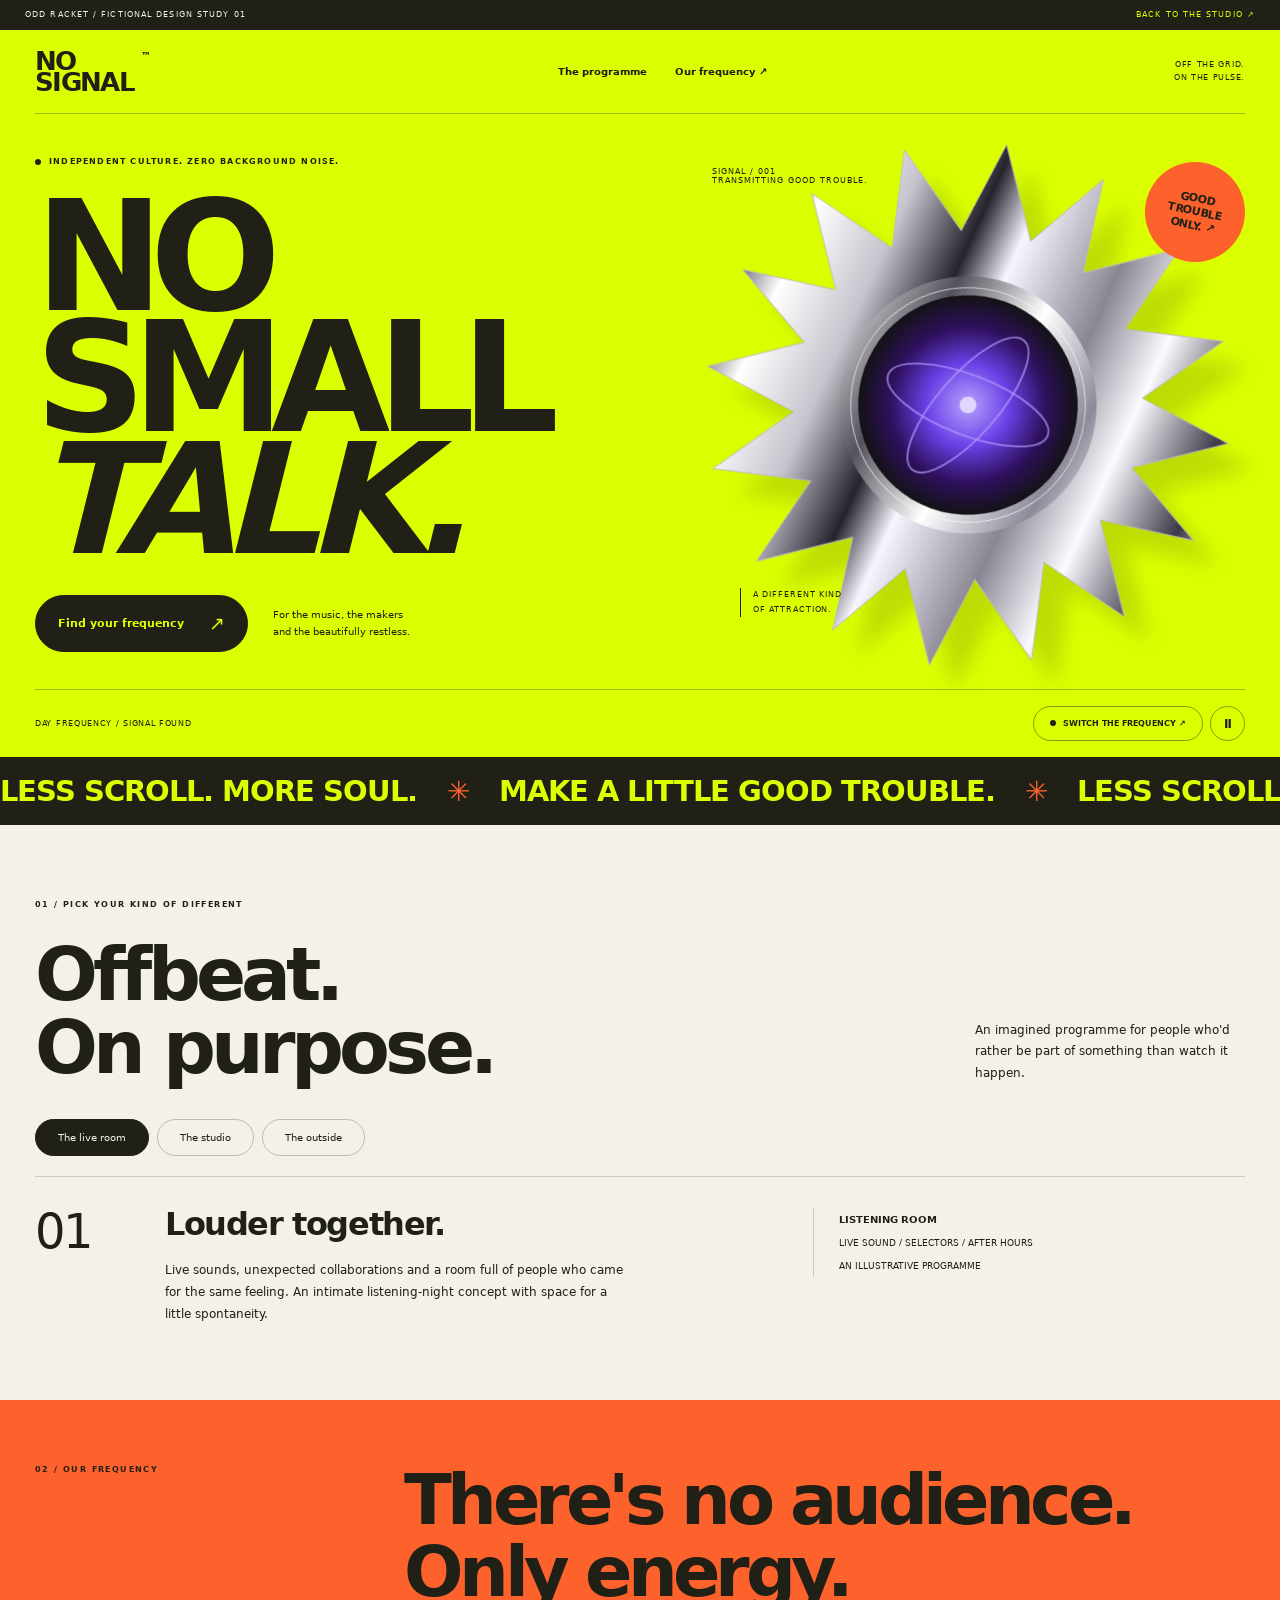
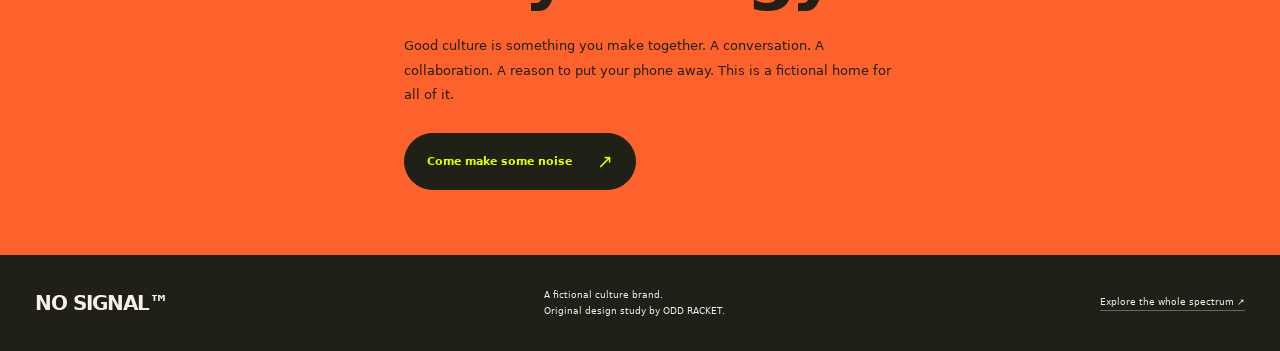
<file: nosignal.html>
<!doctype html>
<html lang="en-GB"><head><meta charset="utf-8"><meta name="viewport" content="width=device-width,initial-scale=1"><meta name="robots" content="noindex,nofollow"><meta name="theme-color" content="#dbff00"><title>NO SIGNAL — an ODD RACKET design study</title><style>
@font-face{font-family:Studio;src:url('display.woff');font-weight:700 900;font-display:swap}@font-face{font-family:Studio;src:url('text.woff');font-weight:400 600;font-display:swap}
:root{--acid:#dbff00;--ink:#202016;--paper:#f3f1e9;--orange:#fe622c}*{box-sizing:border-box}html{scroll-behavior:smooth;scroll-padding-top:25px}body{margin:0;font-family:Studio,Arial,sans-serif;background:var(--acid);color:var(--ink)}a{color:inherit;text-decoration:none}button{font:inherit;color:inherit;cursor:pointer}button,a{touch-action:manipulation}button:focus-visible,a:focus-visible,summary:focus-visible{outline:3px solid #6942e9;outline-offset:5px}h1,h2,h3,p{margin-top:0}.study-bar{display:flex;justify-content:space-between;gap:15px;align-items:center;padding:9px 25px;background:var(--ink);color:var(--paper);font-size:8px;letter-spacing:1.1px;line-height:1.5}.study-bar a{color:var(--acid);white-space:nowrap}.ns-nav{height:84px;margin:0 35px;border-bottom:1px solid #20201650;display:flex;justify-content:space-between;align-items:center;gap:20px}.ns-logo{font-size:26px;line-height:.78;letter-spacing:-1.7px;font-weight:900;display:flex;align-items:flex-start;gap:7px}.ns-logo sup{font-size:10px;line-height:1;letter-spacing:0}.nav-links{display:flex;gap:28px;font-size:10px;font-weight:700}.nav-tag{font-size:8px;letter-spacing:.7px;line-height:1.6;text-align:right}.ns-hero{min-height:575px;position:relative;padding:28px 35px 22px;overflow:hidden;display:grid;grid-template-columns:1.25fr 1fr;gap:10px;align-items:center}.hero-content{position:relative;z-index:2;max-width:650px}.ns-kicker{font-size:8px;letter-spacing:1.2px;font-weight:700;margin-bottom:30px;display:flex;align-items:center;gap:8px}.ns-kicker i{height:6px;width:6px;background:var(--ink);border-radius:50%}h1{font-size:clamp(75px,12vw,172px);line-height:.79;letter-spacing:-.09em;font-weight:900;margin-bottom:35px}h1>span{display:block}h1>span:last-child{font-style:italic;letter-spacing:-.085em}.hero-bottom{display:flex;align-items:center;gap:25px;margin-top:32px}.ns-button{border:1px solid var(--ink);border-radius:100px;background:var(--ink);color:var(--acid);font-size:11px;font-weight:700;padding:16px 22px;display:inline-flex;align-items:center;justify-content:space-between;gap:25px;line-height:1.2}.ns-button>span{font-size:19px;font-weight:400}.ns-button:hover{background:var(--paper);color:var(--ink)}.hero-bottom p{font-size:10px;line-height:1.7;margin:0;max-width:180px}.ns-art{position:relative;min-width:0;display:flex;align-items:center;justify-content:center;align-self:stretch}.chrome-form{position:absolute;top:50%;left:48%;width:clamp(300px,44vw,630px);height:auto;transform:translate(-50%,-50%) rotate(-14deg);filter:drop-shadow(18px 30px 10px #20201628);animation:slowturn 20s ease-in-out infinite alternate;overflow:visible}.art-caption{position:absolute;bottom:50px;left:28px;font-size:8px;letter-spacing:.9px;max-width:150px;line-height:1.8;border-left:1px solid;padding-left:12px;z-index:2}.orbit-sticker{position:absolute;right:0;top:20px;width:100px;height:100px;border-radius:50%;background:var(--orange);display:flex;align-items:center;justify-content:center;text-align:center;font-size:11px;font-weight:700;letter-spacing:-.2px;line-height:1.2;transform:rotate(12deg);z-index:2}.ns-coordinate{position:absolute;top:25px;left:0;font-size:8px;letter-spacing:1px}.frequency{display:flex;align-items:center;justify-content:space-between;gap:20px;border-top:1px solid #20201650;margin:0 35px;padding:16px 0;font-size:8px;letter-spacing:.7px}.frequency button{border:1px solid #20201670;border-radius:30px;background:transparent;padding:10px 16px;font-size:8px;font-weight:700;min-height:35px}.frequency button:hover{background:var(--paper)}.frequency button>span{display:inline-block;width:6px;height:6px;background:#202016;border-radius:50%;margin-right:7px}.frequency .motion-control{width:35px;height:35px;border-radius:50%;padding:0;font-size:12px;margin-left:7px}.frequency>div{display:flex;align-items:center}.ns-ticker{background:var(--ink);color:var(--acid);padding:17px 0;overflow:hidden}.ns-ticker-track{display:flex;align-items:center;gap:30px;width:max-content;font-size:29px;letter-spacing:-1px;font-weight:900;animation:run 30s linear infinite}.ns-ticker b{font-size:28px;color:var(--orange);font-weight:400}.ns-programme{padding:75px 35px;background:var(--paper)}.section-label{font-size:8px;letter-spacing:1.4px;font-weight:700;margin-bottom:30px}.ns-programme-head{display:flex;align-items:flex-end;justify-content:space-between;gap:30px;margin-bottom:35px}h2{font-size:clamp(35px,5.8vw,82px);line-height:.98;letter-spacing:-.065em;font-weight:900;margin-bottom:0}.ns-programme-head p{font-size:12px;line-height:1.8;max-width:270px;margin:0}.programme-tabs{display:flex;gap:8px;border-bottom:1px solid #20201630;padding-bottom:20px}.programme-tabs button{background:transparent;border:1px solid #20201640;border-radius:40px;padding:12px 22px;font-size:10px}.programme-tabs button[aria-selected=true]{background:var(--ink);color:var(--paper);border-color:var(--ink)}.programme-panel{display:grid;grid-template-columns:100px 1fr .7fr;gap:30px;align-items:start;padding-top:30px}.programme-number{font-size:48px;line-height:1;letter-spacing:-3px}.programme-panel h3{font-size:32px;letter-spacing:-1.4px;line-height:1.1;margin-bottom:16px}.programme-panel p{font-size:12px;line-height:1.85;max-width:460px;margin:0}.programme-meta{font-size:9px;line-height:2.5;border-left:1px solid #20201630;padding-left:25px}.programme-meta strong{display:block;font-size:10px}.ns-manifesto{background:var(--orange);padding:65px 35px;display:grid;grid-template-columns:.55fr 1.45fr;gap:50px}.ns-manifesto h2{font-size:clamp(35px,5.5vw,72px);line-height:1.02}.ns-manifesto .text{font-size:13px;line-height:1.9;max-width:500px;margin:25px 0}.ns-footer{background:var(--ink);color:var(--paper);padding:30px 35px;display:flex;justify-content:space-between;align-items:center;gap:20px;font-size:9px;line-height:1.8}.ns-footer strong{font-size:20px;letter-spacing:-1px}.ns-footer a{border-bottom:1px solid #ffffff50}.after-dark{--acid:#ff6936;--orange:#d8ff26}.after-dark .chrome-form{filter:hue-rotate(100deg) drop-shadow(18px 30px 10px #20201628)}body.paused *{animation-play-state:paused!important}dialog{width:min(510px,calc(100% - 30px));border:2px solid var(--ink);padding:30px;background:var(--paper);color:var(--ink)}dialog::backdrop{background:#202016cf}dialog .dialog-top{display:flex;justify-content:space-between;align-items:center;margin-bottom:25px;font-size:8px;letter-spacing:1px}dialog .close{background:none;border:1px solid var(--ink);border-radius:50%;width:32px;height:32px;font-size:20px}dialog h2{font-size:55px;margin-bottom:20px}dialog p{font-size:12px;line-height:1.9}dialog .ns-button{color:var(--paper);font-size:10px;margin-top:10px}.demo-status{font-size:10px;padding:13px;background:var(--acid);margin:20px 0 0;line-height:1.8}.skip{position:absolute;left:15px;top:-50px;padding:10px;background:white;z-index:10}.skip:focus{top:10px}@keyframes slowturn{0%{transform:translate(-50%,-50%) rotate(-14deg)}100%{transform:translate(-50%,-50%) rotate(14deg)}}@keyframes run{to{transform:translateX(-50%)}}@media(min-width:1450px){.ns-hero{min-height:700px}}@media(max-width:760px){.study-bar{padding:8px 18px;font-size:6px;letter-spacing:.6px}.ns-nav{height:68px;margin:0 20px}.ns-logo{font-size:22px}.nav-links{gap:16px;font-size:9px}.nav-tag{display:none}.ns-hero{padding:28px 20px 20px;display:block;min-height:0}.ns-kicker{font-size:6px;letter-spacing:.9px;margin-bottom:27px}h1{font-size:clamp(85px,19vw,145px);line-height:.81;margin-bottom:20px;letter-spacing:-.08em}.hero-content{max-width:100%}.hero-bottom{margin-top:25px;gap:15px;align-items:center}.ns-button{font-size:9px;padding:14px 17px;gap:20px}.hero-bottom p{font-size:8px;max-width:135px}.ns-art{height:290px;margin-top:3px}.chrome-form{width:355px;left:51%;top:49%;max-width:118%}.orbit-sticker{width:75px;height:75px;font-size:9px;right:3px;top:20px}.ns-coordinate{font-size:6px;top:35px}.art-caption{font-size:6px;left:0;bottom:10px;max-width:100px;padding-left:9px}.frequency{margin:0 20px;padding:14px 0;gap:10px;font-size:6px;letter-spacing:.4px}.frequency>span{max-width:100px;line-height:1.7}.frequency button{font-size:6px;padding:9px 11px}.frequency .motion-control{width:30px;height:30px;font-size:10px}.ns-ticker{padding:14px 0}.ns-ticker-track{font-size:22px;gap:20px}.ns-programme{padding:50px 20px}.section-label{font-size:7px;margin-bottom:25px}.ns-programme-head{display:block}.ns-programme-head h2{font-size:49px}.ns-programme-head p{font-size:11px;margin-top:25px;max-width:none}.programme-tabs{gap:6px;padding-bottom:18px}.programme-tabs button{padding:11px 16px;font-size:9px}.programme-panel{grid-template-columns:40px 1fr;gap:18px;padding-top:25px}.programme-number{font-size:29px;letter-spacing:-1px}.programme-panel h3{font-size:29px}.programme-panel p{font-size:11px}.programme-meta{grid-column:2;font-size:8px;padding-left:14px;margin-top:3px}.ns-manifesto{grid-template-columns:1fr;gap:0;padding:45px 20px}.ns-manifesto h2{font-size:45px}.ns-manifesto .text{font-size:12px}.ns-footer{padding:25px 20px;font-size:8px;align-items:flex-start;flex-wrap:wrap}.ns-footer strong{font-size:17px}dialog{padding:22px}dialog h2{font-size:45px}}
@media(prefers-reduced-motion:reduce){html{scroll-behavior:auto}*,*:before,*:after{animation:none!important;transition:none!important}}
html.embedded .study-bar,html.embedded .demo-bar{display:none}</style><script>if(window.self!==window.top)document.documentElement.classList.add("embedded");</script></head><body><a class="skip" href="#main">Skip to content</a><div class="study-bar"><span>ODD RACKET / FICTIONAL DESIGN STUDY 01</span><a href="../#playground" target="_top">BACK TO THE STUDIO ↗</a></div><header class="ns-nav"><a class="ns-logo" href="#main" aria-label="No Signal home"><span>NO<br> SIGNAL</span><sup>™</sup></a><nav class="nav-links" aria-label="Main navigation"><a href="#programme">The programme</a><a href="#manifesto">Our frequency ↗</a></nav><span class="nav-tag">OFF THE GRID.<br> ON THE PULSE.</span></header><main id="main"><section class="ns-hero"><div class="hero-content"><p class="ns-kicker"><i></i> INDEPENDENT CULTURE. ZERO BACKGROUND NOISE.</p><h1><span>NO</span><span>SMALL</span><span>TALK.</span></h1><div class="hero-bottom"><button class="ns-button" data-enquire>Find your frequency <span>↗</span></button><p>For the music, the makers<br> and the beautifully restless.</p></div></div><div class="ns-art"><span class="ns-coordinate">SIGNAL / 001<br> TRANSMITTING GOOD TROUBLE.</span><svg class="chrome-form" viewBox="0 0 600 600" role="img" aria-label="Original sculptural chrome star with an electric violet centre"><defs><linearGradient id="chrome" x1="0" y1="0" x2="1" y2=".8"><stop offset="0" stop-color="#faf9fb"/><stop offset=".15" stop-color="#646169"/><stop offset=".22" stop-color="#fff"/><stop offset=".34" stop-color="#c5c3cc"/><stop offset=".45" stop-color="#25242c"/><stop offset=".52" stop-color="#f7f6ff"/><stop offset=".67" stop-color="#8a8793"/><stop offset=".78" stop-color="#fafaff"/><stop offset=".91" stop-color="#3c3946"/><stop offset="1" stop-color="#f2effa"/></linearGradient><radialGradient id="centre"><stop stop-color="#b6a1ff"/><stop offset=".38" stop-color="#6940e5"/><stop offset=".71" stop-color="#2e105d"/><stop offset="1" stop-color="#131215"/></radialGradient><linearGradient id="rim" x1="0" y1="0" x2="1" y2="1"><stop stop-color="#fff"/><stop offset=".3" stop-color="#55515c"/><stop offset=".55" stop-color="#fff"/><stop offset=".8" stop-color="#8e8999"/><stop offset="1" stop-color="#fff"/></linearGradient></defs><g transform="translate(300 300)"><path fill="url(#chrome)" stroke="#bcb8c7" stroke-width="1" d="M0-280 38-182 107-259 107-153 198-198 153-107 259-107 182-38 280 0 182 38 259 107 153 107 198 198 107 153 107 259 38 182 0 280-38 182-107 259-107 153-198 198-153 107-259 107-182 38-280 0-182-38-259-107-153-107-198-198-107-153-107-259-38-182Z"/><circle r="137" fill="url(#rim)"/><circle r="117" fill="url(#centre)"/><ellipse rx="91" ry="32" transform="rotate(-35)" fill="none" stroke="#b49bff" stroke-width="2" opacity=".7"/><ellipse rx="91" ry="32" transform="rotate(35)" fill="none" stroke="#b49bff" stroke-width="2" opacity=".7"/><circle r="9" fill="#e1d5ff"/><circle r="125" fill="none" stroke="#fff" opacity=".7"/></g></svg><span class="orbit-sticker">GOOD<br> TROUBLE<br> ONLY. ↗</span><span class="art-caption">A DIFFERENT KIND<br> OF ATTRACTION.</span></div></section><div class="frequency"><span id="frequency-status" role="status">DAY FREQUENCY / SIGNAL FOUND</span><div><button id="frequency-toggle" aria-pressed="false"><span></span>SWITCH THE FREQUENCY ↗</button><button class="motion-control" id="motion-toggle" aria-label="Pause animations" aria-pressed="false">Ⅱ</button></div></div><div class="ns-ticker" aria-hidden="true"><div class="ns-ticker-track"><span>LESS SCROLL. MORE SOUL.</span><b>✳</b><span>MAKE A LITTLE GOOD TROUBLE.</span><b>✳</b><span>LESS SCROLL. MORE SOUL.</span><b>✳</b><span>MAKE A LITTLE GOOD TROUBLE.</span><b>✳</b></div></div><section class="ns-programme" id="programme"><p class="section-label">01 / PICK YOUR KIND OF DIFFERENT</p><div class="ns-programme-head"><h2>Offbeat.<br> On purpose.</h2><p>An imagined programme for people who'd rather be part of something than watch it happen.</p></div><div class="programme-tabs" role="tablist" aria-label="Programme format"><button id="format-live" role="tab" aria-controls="format-panel" aria-selected="true" data-format="live">The live room</button><button id="format-studio" role="tab" aria-controls="format-panel" aria-selected="false" tabindex="-1" data-format="studio">The studio</button><button id="format-outside" role="tab" aria-controls="format-panel" aria-selected="false" tabindex="-1" data-format="outside">The outside</button></div><div class="programme-panel" id="format-panel" role="tabpanel" aria-labelledby="format-live"><span class="programme-number" id="format-number">01</span><div><h3 id="format-title">Louder together.</h3><p id="format-copy">Live sounds, unexpected collaborations and a room full of people who came for the same feeling. An intimate listening-night concept with space for a little spontaneity.</p></div><div class="programme-meta"><strong id="format-tag">LISTENING ROOM</strong><span id="format-detail">LIVE SOUND / SELECTORS / AFTER HOURS</span><br> <span>AN ILLUSTRATIVE PROGRAMME</span></div></div></section><section class="ns-manifesto" id="manifesto"><p class="section-label">02 / OUR FREQUENCY</p><div><h2>There's no audience.<br> Only energy.</h2><p class="text">Good culture is something you make together. A conversation. A collaboration. A reason to put your phone away. This is a fictional home for all of it.</p><button class="ns-button" data-enquire>Come make some noise <span>↗</span></button></div></section></main><footer class="ns-footer"><strong>NO SIGNAL™</strong><span>A fictional culture brand.<br> Original design study by ODD RACKET.</span><a href="../#playground" target="_top">Explore the whole spectrum ↗</a></footer><dialog id="enquiry" aria-labelledby="enquiry-title"><div class="dialog-top"><span>THIS IS A DESIGN PREVIEW</span><button class="close" aria-label="Close preview">×</button></div><h2 id="enquiry-title">Good energy.<br> Found you.</h2><p>This is how a focused enquiry could feel. NO SIGNAL is a fictional brand; this preview doesn't sell tickets or collect your details.</p><button class="ns-button" id="preview-response">Try the confirmation <span>↗</span></button><p class="demo-status" id="preview-status" hidden role="status">You're in the right frequency. Preview complete—no booking or message has been sent.</p></dialog><script>
'use strict';
const formats={live:['01','Louder together.','Live sounds, unexpected collaborations and a room full of people who came for the same feeling. An intimate listening-night concept with space for a little spontaneity.','LISTENING ROOM','LIVE SOUND / SELECTORS / AFTER HOURS'],studio:['02','Make something happen.','An open studio for restless ideas. Think collaborative print sessions, small creative workshops and conversations that carry on long after the lights go out.','CREATIVE STUDIO','PRINT / COLLABORATION / OPEN SESSIONS'],outside:['03','Somewhere less ordinary.','A change of scene for a change of perspective. An imagined programme of outdoor listening sessions and unexpected spaces, with room to discover something new.','BEYOND THE ROOM','OPEN AIR / EXPLORATION / CONNECTION']};
const tabs=[...document.querySelectorAll('[data-format]')];function setFormat(key,focus){const f=formats[key];tabs.forEach(t=>{const a=t.dataset.format===key;t.setAttribute('aria-selected',String(a));t.tabIndex=a?0:-1;if(a&&focus)t.focus();});document.getElementById('format-panel').setAttribute('aria-labelledby','format-'+key);['format-number','format-title','format-copy','format-tag','format-detail'].forEach((id,i)=>document.getElementById(id).textContent=f[i]);}tabs.forEach((t,i)=>{t.addEventListener('click',()=>setFormat(t.dataset.format));t.addEventListener('keydown',e=>{let n;if(e.key==='ArrowRight')n=(i+1)%tabs.length;if(e.key==='ArrowLeft')n=(i+tabs.length-1)%tabs.length;if(e.key==='Home')n=0;if(e.key==='End')n=tabs.length-1;if(n!==undefined){e.preventDefault();setFormat(tabs[n].dataset.format,true);}});});
document.getElementById('frequency-toggle').addEventListener('click',e=>{const on=document.body.classList.toggle('after-dark');e.currentTarget.setAttribute('aria-pressed',String(on));document.getElementById('frequency-status').textContent=on?'AFTER DARK / SIGNAL AMPLIFIED':'DAY FREQUENCY / SIGNAL FOUND';});document.getElementById('motion-toggle').addEventListener('click',e=>{const p=document.body.classList.toggle('paused');e.currentTarget.setAttribute('aria-pressed',String(p));e.currentTarget.setAttribute('aria-label',p?'Play animations':'Pause animations');e.currentTarget.textContent=p?'▷':'Ⅱ';});
const dialog=document.getElementById('enquiry');document.querySelectorAll('[data-enquire]').forEach(b=>b.addEventListener('click',()=>{document.getElementById('preview-status').hidden=true;dialog.showModal();}));document.querySelector('.close').addEventListener('click',()=>dialog.close());document.getElementById('preview-response').addEventListener('click',()=>{document.getElementById('preview-status').hidden=false;});
</script></body></html>
</file>
<file: style.css>
@font-face{font-family:Studio;src:url('display.woff') format('woff');font-weight:700 900;font-display:swap}@font-face{font-family:Studio;src:url('text.woff') format('woff');font-weight:400 600;font-display:swap}
:root{--paper:#f5f3eb;--ink:#1a1b17;--muted:#6b6d61;--lime:#dcfa52;--purple:#7151e6;--line:#d7d7cb;--pad:clamp(22px,4.3vw,76px)}*{box-sizing:border-box}html{scroll-behavior:smooth;scroll-padding-top:100px}body{margin:0;background:var(--paper);color:var(--ink);font-family:Studio,Arial,sans-serif;font-size:14px;line-height:1.6}button,input,textarea,select{font:inherit}button,a{-webkit-tap-highlight-color:transparent}button{cursor:pointer}button,a{touch-action:manipulation}a{color:inherit;text-decoration:none}button{color:inherit}::selection{background:var(--lime);color:var(--ink)}button:focus-visible,a:focus-visible,summary:focus-visible{outline:3px solid var(--purple);outline-offset:6px}button:disabled{cursor:default}button svg{display:block}.skip-link{position:fixed;top:-60px;left:20px;background:var(--ink);color:white;padding:12px 20px;z-index:200}.skip-link:focus{top:15px}.site-header{height:106px;margin:0 var(--pad);display:flex;align-items:center;justify-content:space-between;border-bottom:1px solid var(--line);gap:24px;position:relative;z-index:5}.brand{font-weight:900;line-height:.86;font-size:24px;letter-spacing:-1.8px;display:flex;align-items:center;gap:10px}.brand-icon{font-size:53px;line-height:1;font-weight:400}.brand-dot{font-size:9px;letter-spacing:0;position:relative;top:-14px;left:3px}.desktop-nav{display:flex;gap:35px;font-size:12px;margin-left:80px}.desktop-nav a{position:relative;padding:9px 0}.desktop-nav a:after{content:'';height:1px;width:0;background:currentColor;position:absolute;bottom:3px;left:0;transition:width .25s}.desktop-nav a:hover:after{width:100%}.button{border:1px solid var(--ink);border-radius:100px;background:transparent;min-height:49px;padding:13px 22px;display:inline-flex;align-items:center;justify-content:space-between;gap:25px;font-size:12px;line-height:1.3;font-weight:700;transition:transform .2s,background .2s,color .2s}.button span{font-size:20px;font-weight:400;line-height:1}.button:hover{background:var(--lime);transform:translateY(-2px)}.button-dark{background:var(--ink);color:var(--paper)}.button-dark:hover{background:var(--purple);border-color:var(--purple);color:white}.header-cta{font-size:11px;min-height:42px;padding:10px 17px}.menu-toggle{display:none}.mobile-nav[hidden]{display:none}.hero{padding:0 var(--pad);overflow:hidden;position:relative}.hero-topline{padding:20px 0;display:flex;align-items:center;justify-content:space-between;font-size:8px;letter-spacing:1.2px}.hero-topline span:first-child{display:flex;align-items:center;gap:8px}.status-dot{width:6px;height:6px;background:#647844;border-radius:50%;box-shadow:0 0 0 4px #6478440d}.hero-content{display:grid;grid-template-columns:1.04fr 1fr;min-height:645px;position:relative;align-items:center;gap:0}.hero-copy{position:relative;z-index:2;padding:25px 0 60px}.eyebrow{font-size:9px;font-weight:700;letter-spacing:1.6px;text-transform:uppercase;margin:0 0 28px}.eyebrow span{color:var(--muted);margin-right:12px}h1,h2,h3,p{margin-top:0}h1{font-size:clamp(64px,7.85vw,135px);line-height:.94;letter-spacing:-.085em;font-weight:900;margin:0 0 26px;position:relative}.out-word{display:inline-block;position:relative}.out-word:after{content:'';position:absolute;left:1%;bottom:-3%;width:99%;height:5px;background:var(--purple);transform:rotate(-5deg);z-index:-1}.type-spark{position:absolute;font-size:.59em;right:-.93em;top:.05em;color:var(--purple);line-height:1;animation:turn 28s linear infinite}.hero-period{color:var(--purple)}.hero-description{font-size:15px;line-height:1.7;margin:32px 0 26px;max-width:350px}.hero-actions{display:flex;align-items:center;gap:22px;flex-wrap:wrap}.text-link{border:0;border-bottom:1px solid currentColor;padding:6px 0;background:transparent;font-size:11px;font-weight:700;line-height:1.4}.text-link:hover{color:var(--purple)}.sculpture-wrap{position:relative;width:100%;height:590px;margin-left:0;isolation:isolate}.sculpture-wrap canvas{width:120%;height:112%;display:block;position:absolute;inset:-4% -10%;touch-action:pan-y;cursor:grab;z-index:1}.sculpture-wrap canvas:active{cursor:grabbing}.sculpture-halo{position:absolute;inset:12% -5% 8% 3%;border-radius:50%;background:radial-gradient(ellipse,#d7d2f06b 0%,#ece9f044 42%,transparent 67%);z-index:-1}.orbit-label{position:absolute;z-index:2;display:flex;align-items:center;gap:18px;font-size:8px;letter-spacing:1.7px;pointer-events:none}.orbit-label-top{top:12%;right:4%;transform:rotate(8deg)}.orbit-label-bottom{bottom:15%;left:1%;transform:rotate(-8deg)}.crosshair{font-size:24px;font-weight:400;color:var(--purple)}.sculpture-control{position:absolute;bottom:10px;left:50%;transform:translateX(-50%);display:flex;align-items:center;gap:8px;white-space:nowrap;font-size:9px;color:var(--muted);z-index:2}.sculpture-control>span:first-child{font-size:19px}.motion-button{position:absolute;z-index:3;bottom:8px;right:0;background:transparent;border:1px solid var(--line);border-radius:50%;width:30px;height:30px;display:grid;place-items:center;font-size:10px}.sculpture-fallback{display:none;position:absolute;inset:0;place-items:center;font-size:400px;color:var(--purple);text-shadow:12px 12px 0 #b9a7ff}.no-webgl .sculpture-fallback{display:grid}.hero-bottom{display:flex;justify-content:space-between;align-items:center;border-top:1px solid var(--line);padding:20px 0 22px;font-size:8px;letter-spacing:1px}.hero-bottom a{display:flex;gap:40px;align-items:center}.hero-bottom a span{font-size:24px;line-height:1}.ticker{background:var(--lime);border-top:1px solid var(--ink);border-bottom:1px solid var(--ink);overflow:hidden;padding:16px 0}.ticker-track{display:flex;align-items:center;gap:37px;width:max-content;animation:marquee 38s linear infinite;font-weight:900;font-size:18px;letter-spacing:-.7px}.ticker-track b{font-size:27px;font-weight:400}.section-pad{padding:105px var(--pad)}.section-heading{display:flex;justify-content:space-between;align-items:flex-end;gap:30px;margin-bottom:45px}.section-heading h2{font-size:clamp(32px,4.3vw,67px);line-height:1.12;letter-spacing:-3px;margin:0}.section-heading>p{font-size:12px;margin:0 2px 4px;line-height:1.8}.muted{color:#858678}.lab-controls{display:flex;justify-content:space-between;align-items:center;margin-bottom:18px;gap:20px}.industry-tabs{display:flex;gap:10px}.industry-tab{font-size:10px;border:1px solid var(--line);border-radius:40px;padding:11px 17px;background:transparent;transition:.2s}.industry-tab:hover{border-color:var(--ink)}.industry-tab.active{background:var(--ink);border-color:var(--ink);color:white}.view-toggle{display:flex;gap:5px}.view-toggle button{display:grid;place-items:center;width:36px;height:35px;border:1px solid transparent;background:none;border-radius:7px;opacity:.4}.view-toggle button.active{border-color:var(--line);opacity:1}.view-toggle svg{width:16px;height:16px;fill:none;stroke:currentColor;stroke-width:1.3}.concept-stage{background:#dcded3;padding:40px 6%;min-height:580px;border-radius:3px;display:flex;align-items:center;justify-content:center;position:relative;overflow:hidden;transition:background .4s}.concept-browser{width:100%;max-width:1100px;border-radius:6px;overflow:hidden;box-shadow:0 16px 40px #282c2620;transition:width .5s,box-shadow .3s}.browser-chrome{height:31px;background:#f9f9f5;display:flex;align-items:center;justify-content:space-between;padding:0 12px;border-bottom:1px solid #0000000c}.traffic-lights{display:flex;gap:4px}.traffic-lights i{width:5px;height:5px;border-radius:50%;background:#ddd}.traffic-lights i:first-child{background:#edb5a7}.traffic-lights i:nth-child(2){background:#e6d09f}.traffic-lights i:nth-child(3){background:#b9ccaf}.browser-chrome>span{font-size:6px;letter-spacing:1px}.browser-mark{font-size:12px!important}.concept-site{padding:26px 35px 20px;position:relative;overflow:hidden;transition:background .4s,color .4s}.trade{background:#f1e9db;color:#384132}.concept-nav{display:flex;align-items:center;justify-content:space-between}.concept-logo{font-family:Georgia,serif;letter-spacing:-1px;font-size:28px;line-height:1}.concept-logo span{font-style:italic;font-size:20px;margin:0 3px}.concept-nav-links{font-size:7px}.concept-inner{display:grid;grid-template-columns:1fr 1fr;align-items:center;gap:24px;margin-top:35px;margin-bottom:20px;min-height:300px}.concept-kicker{font-size:6px;letter-spacing:1.3px}.concept-text h3{font-size:clamp(25px,3.7vw,53px);font-family:Georgia,serif;font-weight:400;line-height:1.08;letter-spacing:-2px;margin:17px 0}.concept-text>p{font-size:9px;max-width:210px;line-height:1.8}.concept-faux-cta{display:inline-block;border-bottom:1px solid currentColor;padding:8px 0 5px;font-size:8px;margin-top:5px}.concept-art{height:300px;position:relative;overflow:hidden;background:#ccc3ae;isolation:isolate}.wood-wall{position:absolute;inset:0;background:linear-gradient(120deg,transparent 30%,#83715538),repeating-linear-gradient(90deg,#d2c8b2 0px,#d2c8b2 3px,#ccc1a9 4px,#d0c6af 9px)}.wood-arch{position:absolute;top:8%;left:19%;width:53%;height:92%;border-radius:50% 50% 0 0;background:linear-gradient(105deg,#7a6450,#aa8c66 70%,#755c42);box-shadow:inset 15px 0 20px #4d3b2c66}.wood-panel{position:absolute;inset:0 0 0 66%;background:repeating-linear-gradient(90deg,#8b714d 0px,#b29571 3px,#b79a75 12px,#736044 14px,#c3aa82 17px);box-shadow:-12px 0 30px #4b3c2940}.wood-bench{position:absolute;bottom:12%;left:8%;width:75%;height:14%;background:linear-gradient(#dbb17e,#a17a50 18%,#886942);box-shadow:0 18px 15px #493b2e4d}.wood-bench:after{content:'';position:absolute;left:12%;top:100%;width:8%;height:60px;background:#9b7850;box-shadow:130px 0 #9b7850}.wood-vase{position:absolute;left:29%;bottom:26%;width:14%;height:24%;background:linear-gradient(90deg,#8c7660,#d2bba0 45%,#8d7a65);border-radius:16% 16% 45% 45%;box-shadow:8px 5px 10px #493d3324}.wood-vase:before{content:'';position:absolute;width:95%;height:85%;left:13%;bottom:90%;border-left:3px solid #4d5841;border-radius:40%;transform:rotate(-20deg)}.wood-vase:after{content:'';position:absolute;width:90%;height:70%;left:0;bottom:110%;background:#4e5d415c;clip-path:polygon(0 2%,45% 30%,26% 51%,80% 60%,44% 80%,46% 100%,25% 90%,8% 58%)}.wood-sun{position:absolute;width:200%;height:40%;background:#ffeec947;left:-20%;top:20%;transform:rotate(-38deg);mix-blend-mode:soft-light;pointer-events:none}.concept-bottom{display:flex;justify-content:space-between;gap:15px;font-size:5px;letter-spacing:1px;padding-top:15px;border-top:1px solid currentColor;opacity:.65}.beauty{background:#f3dce8;color:#563151}.beauty .concept-logo{font-style:italic}.beauty .concept-text h3{font-style:italic}.beauty .concept-art{background:#e5b8d0;border-radius:48% 48% 3px 3px}.beauty .wood-wall{background:linear-gradient(130deg,#edcfdc,#cd83ad);inset:0}.beauty .wood-arch{height:58%;width:50%;top:20%;left:25%;border-radius:60% 60% 40% 40%;background:linear-gradient(110deg,#c77e9e,#f9e0df 50%,#bb698e);box-shadow:12px 20px 35px #8f3c6e4d;transform:rotate(-20deg)}.beauty .wood-panel{left:46%;top:25%;right:16%;bottom:16%;border-radius:60% 60% 45% 45%;background:linear-gradient(100deg,#74415c,#b3799a 60%,#5c324d);transform:rotate(20deg);box-shadow:8px 12px 20px #753c5a33}.beauty .wood-bench{left:22%;bottom:10%;width:58%;height:8%;background:#c18ea9;border-radius:50%;box-shadow:0 10px 20px #7d35653b}.beauty .wood-bench:after,.beauty .wood-vase{display:none}.food{background:#f4f0c9;color:#c04324}.food .concept-logo{font-family:Studio,sans-serif;font-weight:900;letter-spacing:-2px;font-size:24px}.food .concept-text h3{font-family:Studio,sans-serif;font-weight:900;text-transform:uppercase;letter-spacing:-2px;line-height:1.02}.food .concept-art{background:#ebaa4d;border-radius:50% 50% 0 0}.food .wood-wall{background:repeating-conic-gradient(#f5d78b 0 25%,#efc66f 0 50%) 0 /45px 45px;transform:perspective(300px) rotateX(20deg) scale(1.3)}.food .wood-arch{background:#d66e35;width:62%;height:56%;left:17%;top:29%;border-radius:50%;box-shadow:12px 20px 20px #85562544;transform:rotate(-15deg)}.food .wood-panel{inset:14% 29% 31% 28%;background:linear-gradient(100deg,#f4e5bb,#fff8dc 45%,#d6b980);border-radius:5% 5% 45% 45%;box-shadow:8px 10px 18px #71482833;transform:rotate(-15deg)}.food .wood-panel:after{content:'';position:absolute;right:-25%;top:15%;width:40%;height:45%;border:12px solid #f4e8c8;border-left:0;border-radius:0 60% 60% 0}.food .wood-bench{width:37%;height:13%;left:32%;bottom:64%;background:radial-gradient(ellipse,#57341f 40%,#ae784d 42%,#f7ead2 62%);transform:rotate(-15deg);border-radius:50%;box-shadow:none}.food .wood-vase,.food .wood-bench:after{display:none}.concept-stage.phone-view .concept-browser{width:300px}.phone-view .concept-site{padding:24px 21px 18px}.phone-view .concept-nav-links{display:none}.phone-view .concept-inner{grid-template-columns:1fr;margin-top:24px;gap:18px;min-height:0}.phone-view .concept-text h3{font-size:36px}.phone-view .concept-art{height:200px}.phone-view .concept-text p{font-size:9px;max-width:240px}.phone-view .concept-bottom{font-size:4px}.concept-caption{display:flex;justify-content:space-between;align-items:center;gap:20px;padding-top:20px}.concept-caption>span{font-size:7px;letter-spacing:1px;display:flex;gap:8px;align-items:center}.concept-caption i{width:5px;height:5px;background:var(--purple);border-radius:50%}.concept-caption p{font-size:9px;color:var(--muted);margin:0}.manifesto{background:var(--ink);color:var(--paper);padding-bottom:75px}.manifesto-top{display:flex;justify-content:space-between;align-items:flex-start}.manifesto-top .eyebrow{color:#a4a799}.tiny-orbit{font-size:65px;line-height:.6;color:var(--lime)}.manifesto>h2{font-size:clamp(35px,5.65vw,86px);letter-spacing:-4px;line-height:1.2;margin:35px 0 45px}.serif-word{font-family:Georgia,serif;font-weight:400;font-style:italic;color:var(--lime);letter-spacing:-3px}.manifesto-bottom{display:flex;gap:60px;justify-content:flex-end;margin-bottom:65px}.manifesto-bottom p{font-size:12px;line-height:1.9;color:#c2c4b7;max-width:330px;margin:0}.service-lines article{border-top:1px solid #484c3c;display:grid;grid-template-columns:70px 1fr 1.1fr 30px;gap:25px;align-items:center;padding:28px 0}.service-lines article>span:first-child{font-size:9px;color:#9b9f8d}.service-lines h3{font-size:27px;letter-spacing:-1px;margin:0}.service-lines p{font-size:11px;color:#b8bcab;line-height:1.8;margin:0;max-width:370px}.line-arrow{font-size:30px;font-weight:400;color:var(--lime)}.pricing .section-heading{margin-bottom:50px}.pricing-layout{display:grid;grid-template-columns:1.1fr 1fr;border:1px solid var(--line);border-radius:3px;overflow:hidden}.build-price{padding:40px;background:#edede3;display:flex;align-items:flex-start;flex-direction:column}.pill{display:inline-flex;border:1px solid #c8caba;border-radius:30px;font-size:7px;letter-spacing:1px;padding:6px 11px}.build-price h3{font-size:34px;letter-spacing:-1.5px;line-height:1.2;margin:28px 0 30px}.price{font-size:60px;letter-spacing:-4px;line-height:1;font-weight:700;display:flex;align-items:baseline;gap:12px;margin-bottom:22px}.price>span{font-size:10px;letter-spacing:0;font-weight:400}.price>span:first-child{align-self:flex-start;margin-top:9px}.build-price>p{font-size:11px;max-width:335px;margin-bottom:20px}.build-price ul{list-style:none;padding:0;margin:0 0 32px;font-size:10px;line-height:2.6}.build-price li:before{content:'↗';font-size:12px;margin-right:12px}.build-price .button{margin-top:auto;align-self:stretch}.monthly-prices{display:grid;grid-template-rows:1fr 1fr}.monthly-prices article{padding:30px 35px;position:relative;display:flex;flex-direction:column;align-items:flex-start}.monthly-prices article:first-child{border-bottom:1px solid var(--line)}.monthly-label{display:flex;justify-content:space-between;align-items:flex-start;width:100%}.monthly-label .eyebrow{font-size:7px;margin-bottom:13px}.small-star{font-size:25px;line-height:1;color:var(--muted)}.monthly-prices h3{font-size:22px;letter-spacing:-.9px;margin:0 0 8px}.monthly-price{font-size:35px;letter-spacing:-1.6px;font-weight:700}.monthly-price>span{font-size:10px;font-weight:400;letter-spacing:0;margin-left:7px}.monthly-prices p{font-size:10px;max-width:350px;margin:8px 0 16px;line-height:1.8}.monthly-prices .text-link{font-size:10px;margin-top:auto}.growth-price{background:var(--lime)}.growth-price .small-star{color:var(--ink)}.pricing-note{font-size:8px;color:var(--muted);line-height:1.9;max-width:860px;margin:18px 0 0}.faq{padding-top:10px}.faq-content{display:grid;grid-template-columns:1fr 1.15fr;gap:60px}.faq-content h2{font-size:42px;line-height:1.15;letter-spacing:-2px;margin-top:10px}.faq-list details{border-bottom:1px solid var(--line);padding:0}.faq-list details:first-child{border-top:1px solid var(--line)}summary{cursor:pointer;list-style:none;display:flex;align-items:center;justify-content:space-between;gap:20px;padding:21px 0;font-size:11px;font-weight:700}summary::-webkit-details-marker{display:none}summary span{font-size:20px;font-weight:400;transition:transform .2s}details[open] summary span{transform:rotate(45deg)}details>p{font-size:11px;color:#666a5b;line-height:1.9;padding:0 30px 20px 0;margin:0}.closing{background:var(--purple);color:var(--paper);padding-top:55px;padding-bottom:35px;overflow:hidden}.closing>.eyebrow{opacity:.75}.closing-title{display:flex;align-items:center;justify-content:space-between;gap:30px}.closing h2{font-size:clamp(48px,8.7vw,140px);font-weight:900;line-height:1;letter-spacing:-7px;margin:20px 0 50px}.closing h2 span{color:var(--lime)}.round-cta{height:clamp(80px,11vw,170px);width:clamp(80px,11vw,170px);background:var(--lime);color:var(--ink);border:0;border-radius:50%;font-size:clamp(35px,6vw,80px);line-height:1;flex-shrink:0;transition:transform .3s,background .3s}.round-cta:hover{transform:rotate(45deg);background:white}.closing-bottom{display:flex;justify-content:space-between;align-items:flex-end;border-top:1px solid #ffffff45;padding-top:25px}.closing-bottom p{font-size:12px;margin:0}.closing-bottom>span{font-size:7px;letter-spacing:1px;text-align:right;line-height:1.8}footer{display:flex;justify-content:space-between;align-items:center;gap:25px;padding:30px var(--pad);font-size:7px;letter-spacing:.5px}footer>button{background:transparent;border:0;border-bottom:1px solid currentColor;padding:5px 0;font-size:8px}.footer-brand{font-size:14px;letter-spacing:-.7px;font-weight:900}.footer-brand span{margin-left:5px;font-size:20px}dialog{max-height:calc(100dvh - 35px);overflow:auto;width:min(680px,calc(100% - 30px));border:0;background:var(--paper);padding:30px 40px 35px;border-radius:12px;color:var(--ink)}dialog::backdrop{background:#15170ed9;backdrop-filter:blur(7px)}.dialog-header{display:flex;justify-content:space-between;align-items:center;margin-bottom:23px}.dialog-header .eyebrow{margin:0;font-size:8px}.dialog-close{border:1px solid var(--line);width:34px;height:34px;border-radius:50%;font-size:24px;background:transparent;line-height:1}.dialog-close:hover{background:var(--lime)}dialog h2{font-size:49px;letter-spacing:-2.8px;line-height:1.05;margin:10px 0 15px}dialog h2 span{color:var(--purple)}.dialog-intro{font-size:11px;color:var(--muted);margin-bottom:24px}.field-pair{display:grid;grid-template-columns:1fr 1fr;gap:15px}form label{display:block;font-size:9px;font-weight:700;margin-bottom:14px}input,textarea,select{border:1px solid #c7cbb9;border-radius:4px;width:100%;padding:11px 12px;font-size:11px;background:#fffefa;color:var(--ink);display:block;margin-top:6px}input:focus,textarea:focus,select:focus{outline:2px solid var(--purple);outline-offset:1px}textarea{resize:vertical}.brief-disclosure{font-size:9px;color:#6a6d5f;line-height:1.8;margin:18px 0}.brief-disclosure+button{width:100%}#brief-result h3{font-size:30px;letter-spacing:-1px;line-height:1.2}#brief-output{padding:15px;background:#e9ecdf;white-space:pre-wrap;font:10px/1.8 Studio,sans-serif;max-height:230px;overflow:auto;overflow-wrap:anywhere}.result-check{width:40px;height:40px;display:grid;place-items:center;background:var(--lime);border-radius:50%;font-size:22px;margin:20px 0}.result-actions{display:flex;flex-wrap:wrap;gap:10px}#brief-status{font-size:10px;color:var(--muted);margin:18px 0}#privacy-dialog p{font-size:12px;margin-top:25px}#toast{position:fixed;bottom:24px;left:50%;transform:translate(-50%,20px);opacity:0;background:var(--ink);color:white;border-radius:30px;padding:12px 23px;font-size:12px;pointer-events:none;z-index:300;transition:.2s}#toast.visible{opacity:1;transform:translate(-50%,0)}[hidden]{display:none!important}@keyframes turn{to{transform:rotate(360deg)}}@keyframes marquee{to{transform:translateX(-50%)}}
@media(min-width:1600px){.hero-content{min-height:740px}.sculpture-wrap{height:680px}}@media(max-width:1050px){.desktop-nav{margin-left:0;gap:20px}.hero-content{min-height:570px}.sculpture-wrap{height:490px}.hero-actions{gap:13px}.hero-actions .button{font-size:10px;padding:13px 16px;gap:15px}.hero-actions .text-link{font-size:9px}.section-pad{padding-top:80px;padding-bottom:80px}.concept-stage{padding:25px 4%;min-height:500px}.concept-site{padding:20px 25px}.concept-inner{margin-top:25px;min-height:260px}.concept-art{height:260px}.concept-text h3{letter-spacing:-1px}.manifesto>h2{letter-spacing:-2.7px}.service-lines article{grid-template-columns:35px .9fr 1fr 25px;gap:18px}.build-price{padding:30px}.monthly-prices article{padding:27px}.closing h2{letter-spacing:-5px}}
@media(max-width:760px){html{scroll-padding-top:30px}.site-header{height:84px}.brand{font-size:19px;letter-spacing:-1.4px;gap:7px}.brand-icon{font-size:42px}.brand-dot{top:-10px;font-size:7px}.desktop-nav{display:none}.header-cta{margin-left:auto;font-size:9px;min-height:36px;padding:9px 12px;gap:14px}.header-cta span{font-size:17px}.menu-toggle{display:flex;flex-direction:column;gap:6px;justify-content:center;width:27px;height:36px;background:transparent;border:0;padding:0}.menu-toggle span{width:24px;height:1px;background:var(--ink);transition:transform .2s}.menu-toggle[aria-expanded=true] span:first-child{transform:translateY(3.5px) rotate(45deg)}.menu-toggle[aria-expanded=true] span:last-child{transform:translateY(-3.5px) rotate(-45deg)}.mobile-nav{position:absolute;top:84px;left:0;right:0;background:var(--lime);padding:25px var(--pad);z-index:10;border-bottom:1px solid var(--ink)}.mobile-nav a,.mobile-nav button{display:block;font-size:19px;padding:12px 0;letter-spacing:-.5px}.mobile-nav button{border:0;background:none}.hero-topline{font-size:6px;letter-spacing:.7px;padding:18px 0}.hero-topline>span:last-child{max-width:115px;text-align:right}.hero-content{display:flex;flex-direction:column;min-height:0;align-items:stretch}.hero-copy{padding:28px 0 0}.hero-copy .eyebrow{font-size:7px;letter-spacing:1.4px;margin-bottom:25px}h1{font-size:clamp(72px,16vw,115px);letter-spacing:-.08em;line-height:.93;margin-bottom:15px}.type-spark{right:-.93em;font-size:.5em}.hero-description{font-size:12px;margin:23px 0}.hero-actions .button{font-size:10px;min-height:44px;padding:12px 15px;gap:22px}.hero-actions .text-link{font-size:9px}.sculpture-wrap{height:360px;width:100%;max-width:500px;margin:-15px auto 0}.sculpture-wrap canvas{inset:-9% -10%;height:118%;width:120%}.orbit-label{font-size:6px;letter-spacing:1.2px}.orbit-label-top{top:17%;right:2%}.orbit-label-bottom{bottom:20%;left:1%}.sculpture-control{bottom:0;font-size:7px}.motion-button{width:26px;height:26px;bottom:-1px}.hero-bottom{font-size:6px;letter-spacing:.5px;padding-top:17px;margin-top:15px}.hero-bottom .edition{display:none}.hero-bottom a{gap:10px}.hero-bottom a span{font-size:20px}.ticker{padding:12px 0}.ticker-track{font-size:13px;gap:23px}.ticker-track b{font-size:20px}.section-pad{padding:65px var(--pad)}.section-heading{display:block;margin-bottom:30px}.eyebrow{font-size:8px;letter-spacing:1.2px;margin-bottom:22px}.section-heading h2{font-size:35px;letter-spacing:-1.7px;line-height:1.15}.section-heading>p{font-size:11px;margin:20px 0 0}.lab-controls{gap:8px}.industry-tabs{gap:5px}.industry-tab{font-size:8px;padding:9px 10px}.view-toggle{gap:0}.view-toggle button{width:28px;height:31px}.view-toggle svg{width:14px;height:14px}.concept-stage{padding:20px 13px;min-height:0}.concept-site{padding:17px}.concept-logo{font-size:20px}.concept-logo span{font-size:15px}.concept-nav-links{font-size:5px}.concept-inner{grid-template-columns:1fr 1fr;gap:12px;margin-top:24px;min-height:180px}.concept-art{height:190px}.concept-text h3{font-size:24px;letter-spacing:-1px;margin:12px 0}.concept-kicker{font-size:4px;letter-spacing:.5px}.concept-text>p{font-size:6px;line-height:1.7}.concept-faux-cta{font-size:5px;margin-top:0}.concept-bottom{font-size:3px;padding-top:12px;letter-spacing:.4px}.browser-chrome{height:24px;padding:0 8px}.browser-chrome>span{font-size:4px}.traffic-lights{gap:3px}.traffic-lights i{width:4px;height:4px}.wood-bench:after{height:30px;box-shadow:70px 0 #9b7850}.food .concept-logo{font-size:17px}.food .concept-text h3{font-size:22px;letter-spacing:-1px}.food .wood-panel:after{border-width:7px}.concept-caption{flex-wrap:wrap;row-gap:12px}.concept-caption>span{font-size:6px}.concept-caption>p{font-size:7px;order:3;flex-basis:100%}.concept-caption .text-link{font-size:8px}.concept-stage.phone-view .concept-browser{width:260px}.phone-view .concept-text h3{font-size:34px}.phone-view .concept-kicker{font-size:6px}.phone-view .concept-faux-cta{font-size:7px}.phone-view .concept-art{height:190px}.tiny-orbit{font-size:45px}.manifesto-top .eyebrow{font-size:7px;max-width:220px}.manifesto>h2{font-size:38px;letter-spacing:-2px;line-height:1.2;margin:30px 0}.serif-word{letter-spacing:-1px}.manifesto-bottom{display:block;margin-bottom:35px}.manifesto-bottom p{font-size:11px;max-width:none;margin-bottom:18px}.service-lines article{grid-template-columns:23px 1fr 20px;gap:12px;padding:22px 0}.service-lines h3{font-size:23px}.service-lines p{grid-column:2;grid-row:2;font-size:10px}.service-lines .line-arrow{grid-column:3;grid-row:1;font-size:25px}.pricing .section-heading{margin-bottom:30px}.pricing-layout{display:block}.build-price{padding:28px}.build-price h3{font-size:30px}.price{font-size:53px}.monthly-prices{grid-template-columns:1fr;grid-template-rows:auto}.monthly-prices article{padding:28px;border-top:1px solid var(--line)}.monthly-prices article:first-child{border-bottom:0}.monthly-prices p{max-width:none}.pricing-note{font-size:7px}.faq{padding-top:0}.faq-content{grid-template-columns:1fr;gap:25px}.faq-content h2{font-size:34px;margin:0;letter-spacing:-1.5px}.faq-list summary{font-size:10px;padding:20px 0}.faq-list details>p{font-size:10px}.closing{padding-top:35px;padding-bottom:28px}.closing .eyebrow{font-size:7px}.closing-title{gap:15px}.closing h2{font-size:clamp(43px,10.5vw,75px);letter-spacing:-2.8px;margin:15px 0 35px}.round-cta{height:65px;width:65px;font-size:35px}.closing-bottom p{font-size:10px}.closing-bottom>span{font-size:5px;max-width:130px}.closing-bottom{gap:25px;padding-top:20px}footer{flex-wrap:wrap;padding-top:23px;padding-bottom:23px;gap:17px;font-size:6px}footer>span{font-size:6px}footer>button{font-size:7px}.footer-brand{font-size:12px}footer>a:last-child{margin-left:auto}dialog{padding:22px}dialog h2{font-size:42px}.field-pair{grid-template-columns:1fr;gap:0}.brief-disclosure{font-size:8px}.dialog-intro{margin-bottom:20px}.result-actions .button{font-size:10px;padding:12px 15px;gap:15px}.sculpture-fallback{font-size:270px}}
@media(max-width:370px){.header-cta{font-size:8px;padding:9px 10px;gap:8px}.site-header{gap:12px}.industry-tab{padding:8px;font-size:7px}.section-heading h2{font-size:31px}.hero-actions .text-link{display:none}}
@media(prefers-reduced-motion:reduce){html{scroll-behavior:auto}*,*:before,*:after{animation:none!important;transition:none!important}.sculpture-wrap canvas{cursor:default}}

.motion-paused .ticker-track,.motion-paused .type-spark{animation-play-state:paused}

@media(max-width:760px){.site-header{gap:12px}.header-cta{white-space:nowrap}.sculpture-wrap{margin:12px auto 0}}

/* The design spectrum: five complete sites, each in its own responsive viewport. */
.showcase{padding-top:100px;padding-bottom:85px}.showcase-heading{align-items:flex-end;margin-bottom:45px}.showcase-heading h2{font-size:clamp(36px,4.9vw,76px);letter-spacing:-.055em;line-height:1.07}.showcase-heading>p{font-size:13px}.spectrum-line{display:flex;align-items:center;gap:20px;font-size:7px;letter-spacing:1.4px;font-weight:700;margin:0 0 25px}.spectrum-line>div{height:1px;background:linear-gradient(90deg,var(--purple),#a9a19a,var(--ink));flex:1;position:relative}.spectrum-line>div:before,.spectrum-line>div:after{content:'';position:absolute;width:5px;height:5px;top:-2px;border-radius:50%;background:var(--purple)}.spectrum-line>div:after{right:0;background:var(--ink)}.showcase-tabs{display:grid;grid-template-columns:repeat(5,minmax(0,1fr));gap:0;border:1px solid var(--line);margin-bottom:27px}.showcase-tab{background:transparent;border:0;border-right:1px solid var(--line);padding:23px 17px;text-align:left;min-width:0;position:relative;transition:background .2s,color .2s}.showcase-tab:last-child{border-right:0}.showcase-tab>span{display:block;font-size:7px;letter-spacing:1px;margin-bottom:15px}.showcase-tab strong{display:flex;justify-content:space-between;align-items:center;font-size:19px;line-height:1.2;letter-spacing:-.6px}.showcase-tab strong span{font-size:16px;font-weight:400;opacity:0;transform:translate(-4px,4px);transition:.2s}.showcase-tab small{display:block;font-size:9px;line-height:1.7;margin-top:11px;opacity:.7}.showcase-tab:hover{background:#e9e8e0}.showcase-tab.active{background:var(--ink);color:var(--paper)}.showcase-tab.active strong span{opacity:1;transform:translate(0,0);color:var(--lime)}.showcase-toolbar{display:flex;align-items:center;justify-content:space-between;gap:20px;margin-bottom:14px;font-size:8px;letter-spacing:.7px}.showcase-toolbar>span{display:flex;align-items:center;gap:9px}.showcase-toolbar i{height:6px;width:6px;background:var(--purple);border-radius:50%;flex-shrink:0}.showcase-toolbar>a{font-size:10px;letter-spacing:0;border-bottom:1px solid var(--line);padding-bottom:3px}.showcase-toolbar>a span{font-size:15px;margin-left:10px}.showcase-view{display:flex;gap:2px;margin-left:auto;margin-right:20px;background:#e5e4db;border-radius:30px;padding:3px}.showcase-view button{border:0;padding:7px 14px;background:none;border-radius:20px;font-size:9px}.showcase-view .active{background:var(--paper);box-shadow:0 1px 3px #00000010}.showcase-stage{padding:22px;background:#dcdad1;border:1px solid #c9c8bf;border-radius:7px;overflow:hidden;background-image:radial-gradient(#aaa79d55 .7px,transparent .7px);background-size:10px 10px}.showcase-window{width:100%;max-width:100%;margin:auto;border:1px solid #c6c3b8;border-radius:7px;overflow:hidden;box-shadow:0 15px 50px #26271816;background:var(--paper);transition:width .35s}.showcase-chrome{height:31px;display:flex;align-items:center;justify-content:space-between;background:#f3f2ed;padding:0 14px;gap:15px;border-bottom:1px solid #d6d4ca;font-size:8px;letter-spacing:.4px}.showcase-chrome>span:first-child{color:#c4c1b7;letter-spacing:3px;font-size:9px}.showcase-chrome>span:last-child{color:#6a6a60}#study-frame{height:740px;width:100%;border:0;display:block;background:white}.is-phone .showcase-window{width:390px;border-radius:22px}.is-phone #study-frame{height:700px}.is-phone .showcase-chrome{height:35px;font-size:6px}.is-phone .showcase-chrome>span:first-child{font-size:7px}.study-caption{display:grid;grid-template-columns:90px 1fr auto;gap:28px;align-items:start;margin-top:28px}.study-caption-number{font-size:29px;letter-spacing:-1.5px;line-height:1.2}.study-caption-number span{font-size:9px;letter-spacing:0;color:var(--muted);margin-left:10px}.study-caption h3{font-size:22px;letter-spacing:-.8px;margin:0 0 10px;line-height:1.3}.study-caption p{font-size:12px;line-height:1.8;max-width:650px;margin:0;color:#63665b}.study-actions{display:flex;align-items:flex-end;flex-direction:column;gap:15px}.study-arrows{display:flex;gap:7px}.study-arrows button{width:34px;height:34px;border-radius:50%;border:1px solid var(--line);background:transparent;font-size:18px}.study-arrows button:hover{background:var(--lime);border-color:var(--ink)}.study-actions .text-link{font-size:10px;white-space:nowrap}.study-note{font-size:9px;line-height:1.9;color:var(--muted);max-width:900px;border-top:1px solid var(--line);margin:25px 0 0;padding-top:15px}
@media(max-width:1050px){.showcase-tabs{grid-template-columns:repeat(5,minmax(0,1fr))}.showcase-tab{padding:20px 12px}.showcase-tab strong{font-size:15px}.showcase-tab>span{font-size:6px;letter-spacing:.7px}.showcase-tab small{font-size:8px}.showcase-stage{padding:15px}.study-caption{grid-template-columns:60px 1fr;gap:20px}.study-actions{grid-column:2;align-items:center;flex-direction:row-reverse;justify-content:space-between}.study-caption p{font-size:12px}}
@media(max-width:760px){.showcase{padding:65px var(--pad)}.showcase-heading{margin-bottom:30px}.showcase-heading h2{font-size:37px;letter-spacing:-1.8px;line-height:1.1}.showcase-heading>p{font-size:12px;line-height:1.8}.spectrum-line{gap:10px;font-size:6px;letter-spacing:.5px;margin-bottom:17px}.showcase-tabs{grid-template-columns:repeat(5,155px);overflow-x:auto;scroll-snap-type:x mandatory;-webkit-overflow-scrolling:touch;margin-bottom:20px}.showcase-tab{padding:18px 14px;scroll-snap-align:start}.showcase-tab>span{font-size:6px;margin-bottom:13px}.showcase-tab strong{font-size:17px}.showcase-tab small{font-size:8px;margin-top:9px}.showcase-toolbar{gap:10px;font-size:6px;letter-spacing:.3px}.showcase-toolbar>span{max-width:51%;gap:5px;line-height:1.6}.showcase-toolbar>a{font-size:8px;white-space:nowrap}.showcase-toolbar>a span{margin-left:2px}.showcase-view{display:none}.showcase-stage{margin-left:-8px;margin-right:-8px;padding:8px;border-radius:5px}.showcase-chrome{font-size:6px;padding:0 10px;height:27px;gap:10px}.showcase-chrome>span:first-child{font-size:6px;letter-spacing:1px}#study-frame{height:670px}.showcase-window{border-radius:3px}.is-phone .showcase-window{width:100%;border-radius:3px}.is-phone #study-frame{height:670px}.study-caption{grid-template-columns:40px 1fr;gap:16px;margin-top:24px}.study-caption-number{font-size:24px}.study-caption-number span{display:block;margin:5px 0 0;font-size:8px}.study-caption h3{font-size:20px;line-height:1.3}.study-caption p{font-size:11px;line-height:1.8}.study-actions{gap:10px;align-items:center}.study-actions .text-link{font-size:9px;white-space:normal;text-align:left;max-width:160px}.study-arrows button{width:30px;height:30px;font-size:16px}.study-note{font-size:9px;line-height:1.8;margin-top:23px}.is-phone .showcase-chrome{height:27px}}

/* Clear scope and client ownership are part of the offer, not small print. */
.ownership-teaser{display:inline-flex;gap:16px;align-items:center;font-size:11px;font-weight:700;border-bottom:1px solid var(--line);padding:0 0 9px;margin-bottom:5px}.ownership-teaser span{color:var(--purple);font-size:19px}
.ownership{background:var(--lime);border-bottom:1px solid var(--ink)}.ownership-head{display:grid;grid-template-columns:1.15fr 1fr;gap:8vw;align-items:center}.ownership h2{font-size:clamp(48px,6.9vw,105px);line-height:1.02;letter-spacing:-.065em;margin:0}.ownership h2 span{color:#4b349f}.ownership-statement{max-width:430px}.key-mark{font-size:65px;line-height:1}.ownership-statement>p:first-of-type{font-size:27px;font-weight:700;letter-spacing:-1px;line-height:1.25;margin:20px 0}.ownership-statement>p{font-size:14px;line-height:1.8}.exit-price{display:flex;align-items:center;gap:20px;margin-top:25px}.exit-price strong{font-size:75px;line-height:1;letter-spacing:-5px}.exit-price span{font-size:11px;line-height:1.7}.ownership-grid{display:grid;grid-template-columns:repeat(3,1fr);gap:35px;margin-top:65px;padding-top:30px;border-top:1px solid #1a1b1740}.ownership-grid article>span{font-size:8px;letter-spacing:1px}.ownership-grid h3{font-size:25px;letter-spacing:-1px;margin:17px 0 12px}.ownership-grid p{font-size:12px;line-height:1.9;margin:0}.handover-detail{border-top:1px solid #1a1b1740;border-bottom:1px solid #1a1b1740;margin-top:35px}.handover-detail summary{font-size:12px}.handover-detail>div{display:grid;grid-template-columns:1fr 1fr;gap:35px}.handover-detail p{font-size:12px;line-height:1.9;margin-bottom:25px;max-width:650px}
.price-intro{font-size:13px;max-width:850px;line-height:1.9;margin:-15px 0 35px}.build-grid{display:grid;grid-template-columns:repeat(2,minmax(0,1fr));border:1px solid var(--line);border-radius:5px;overflow:hidden;gap:1px;background:var(--line)}.package-card{background:var(--paper);padding:35px;display:flex;flex-direction:column;align-items:stretch;min-width:0}.package-highlight{background:#ebe8f6}.shop-package{background:#edede3}.package-top{display:flex;align-items:center;justify-content:space-between;gap:12px}.package-top .pill{font-size:8px;letter-spacing:.6px}.package-number{font-size:10px;color:var(--muted)}.package-card h3{font-size:34px;letter-spacing:-1.5px;line-height:1.2;margin:28px 0 15px}.package-lead{font-size:13px;line-height:1.8;max-width:420px;min-height:47px;margin-bottom:25px}.package-price{display:flex;align-items:baseline;gap:15px;font-size:58px;letter-spacing:-3px;font-weight:700;line-height:1.1;margin-bottom:20px}.package-price>span{font-size:11px;letter-spacing:0;font-weight:400}.page-count{font-size:13px;font-weight:700;margin-bottom:9px}.page-example{font-size:12px;line-height:1.8;max-width:470px;min-height:65px;margin-bottom:20px}.package-detail{border-top:1px solid #1a1b172b}.package-detail summary{font-size:12px;padding:16px 0}.package-detail>p{font-size:12px;line-height:1.85;color:#46493e;padding:0 0 20px}.package-detail ul{margin:0;padding:0 0 20px 18px;font-size:12px;line-height:1.85}.package-detail li+li{margin-top:7px}.package-card .scope-boundary{margin:20px 0 28px;min-height:62px}.scope-boundary{font-size:11px;line-height:1.8;color:#56594d}.package-card .button{margin-top:auto}.included-strip{display:flex;gap:30px;align-items:center;padding:32px 0;border-bottom:1px solid var(--line)}.included-strip .tiny-orbit{font-size:53px;flex-shrink:0;line-height:1}.included-strip h3{font-size:21px;letter-spacing:-.7px;margin-bottom:8px}.included-strip p{font-size:12px;line-height:1.85;max-width:900px;margin:0}.scope-note,.monthly-note{font-size:11px;line-height:1.9;margin-top:20px;color:#56594d;max-width:1000px}
.ongoing-heading{padding-top:80px;margin-bottom:30px}.ongoing-heading .eyebrow{margin-bottom:20px}.ongoing-heading h3{font-size:43px;line-height:1.12;letter-spacing:-2px;margin-bottom:20px}.ongoing-heading>p:last-child{font-size:13px}.ongoing-grid{display:grid;grid-template-columns:repeat(3,minmax(0,1fr));gap:18px}.ongoing-card{border:1px solid var(--line);padding:26px;display:flex;align-items:flex-start;flex-direction:column;min-width:0}.ongoing-card .pill{font-size:7px;letter-spacing:.4px}.ongoing-lime{background:var(--lime);border-color:#c6dc62}.ongoing-card h3{font-size:26px;letter-spacing:-1px;margin:23px 0 10px}.ongoing-card .monthly-price{font-size:44px;line-height:1.2;margin-bottom:8px}.ongoing-card .monthly-price span{font-size:11px}.ongoing-card>p:not(.scope-boundary){font-size:12px;line-height:1.85;margin:15px 0 24px}.ongoing-card .package-detail{width:100%}.setup-price{font-size:12px;font-weight:700}.ongoing-card .scope-boundary{font-size:11px;margin:20px 0;line-height:1.9}.ongoing-card .text-link{margin-top:auto;font-size:12px}.advertiser-guide{font-size:10px;text-decoration:underline;text-underline-offset:3px;line-height:1.7;margin-bottom:20px}.small-extras{display:grid;grid-template-columns:1fr 1.1fr 1.1fr;gap:35px;border-top:1px solid var(--line);margin-top:50px;padding-top:30px}.small-extras .eyebrow{font-size:8px;margin-bottom:15px}.small-extras h3{font-size:26px;line-height:1.2;letter-spacing:-1px}.small-extras h4{font-size:14px;line-height:1.5;margin:0 0 15px}.small-extras h4 span{display:block;font-size:24px;letter-spacing:-1px;margin-top:5px}.small-extras p{font-size:12px;line-height:1.85;margin:0}
.estimate-panel{margin-top:65px;display:grid;grid-template-columns:.9fr 1fr 1fr;gap:35px;padding:35px;background:#e8e6df;border-radius:5px;align-items:start}.estimate-intro .eyebrow{font-size:8px;letter-spacing:.8px}.estimate-intro h3{font-size:32px;line-height:1.2;letter-spacing:-1.4px}.estimate-intro>p:last-child{font-size:12px;line-height:1.9}.estimate-controls>label{font-size:11px;font-weight:700}.estimate-controls select{font-size:12px}.estimate-controls fieldset,.brief-services{margin:23px 0 0;padding:0;border:0}.estimate-controls legend,.brief-services legend{font-size:11px;font-weight:700;padding:0;margin-bottom:12px}.check-label{display:flex;align-items:flex-start;gap:9px;margin:0 0 12px;font-size:11px;font-weight:400;cursor:pointer}.check-label input{flex-shrink:0;width:17px;height:17px;margin:1px 0 0;accent-color:var(--purple);padding:0}.check-label span{display:block}.check-label b{display:block;font-size:10px;font-weight:400;margin-top:3px}.check-label:has(input:disabled){opacity:.55;cursor:default}.estimate-care-note,#brief-care-note{font-size:11px;line-height:1.7;margin-top:17px}.estimate-result{padding-left:25px;border-left:1px solid #c7c5bb}.estimate-result>div{margin-bottom:18px}.estimate-result>div>span{font-size:10px;display:block;margin-bottom:5px}.estimate-result strong{font-size:33px;line-height:1.2;letter-spacing:-1px;overflow-wrap:anywhere}.estimate-result .estimate-year strong{font-size:25px}.estimate-year{padding-top:15px;border-top:1px solid #c7c5bb}.estimate-result>p{font-size:10px;line-height:1.85;margin:20px 0}.estimate-result .button{width:100%;font-size:10px;padding-left:15px;padding-right:15px;gap:10px}.brief-services{margin:0 0 22px}.brief-services .check-label{font-size:11px;margin-bottom:10px}.brief-services .check-label input{margin-top:0}.footer-guide{font-size:8px;text-decoration:underline;text-underline-offset:3px}footer{flex-wrap:wrap}.faq-list summary{font-size:12px}.faq-list details>p{font-size:12px}.price-intro,.scope-note,.monthly-note{overflow-wrap:anywhere}
@media(max-width:1100px){.ongoing-grid{grid-template-columns:1fr}.ongoing-card{display:grid;grid-template-columns:1fr 1fr;column-gap:32px;align-items:start}.ongoing-card>.pill,.ongoing-card>h3,.ongoing-card>.monthly-price,.ongoing-card>.setup-price,.ongoing-card>p:not(.scope-boundary){grid-column:1}.ongoing-card>.package-detail,.ongoing-card>.scope-boundary,.ongoing-card>.advertiser-guide{grid-column:2}.ongoing-card>.package-detail:first-of-type{grid-row:1 / span 3}.ongoing-card>.package-detail:nth-of-type(2){grid-row:4 / span 2}.ongoing-card .text-link{justify-self:start;grid-column:1}.estimate-panel{grid-template-columns:1fr 1fr}.estimate-intro{grid-column:1 / -1}.estimate-intro h3 br{display:none}.estimate-intro h3{margin-bottom:12px}.estimate-intro>p:last-child br{display:none}}
@media(max-width:760px){.ownership-head{grid-template-columns:1fr;gap:35px}.ownership h2{font-size:63px}.ownership-statement{max-width:none}.key-mark{display:none}.ownership-statement>p:first-of-type{font-size:24px;margin-top:0}.ownership-statement>p{font-size:13px}.exit-price strong{font-size:65px}.ownership-grid{grid-template-columns:1fr;gap:25px;margin-top:35px;padding-top:25px}.ownership-grid h3{margin:10px 0;font-size:24px}.ownership-grid p{font-size:12px}.handover-detail>div{grid-template-columns:1fr;gap:0}.handover-detail p{font-size:12px}.build-grid{grid-template-columns:1fr}.package-card{padding:26px}.package-card h3{font-size:30px}.package-price{font-size:51px}.package-lead,.page-example,.package-card .scope-boundary{min-height:0}.package-lead{font-size:13px}.page-example{margin-bottom:20px}.price-intro{font-size:12px;margin-top:-5px}.package-top .pill{font-size:7px}.included-strip{align-items:flex-start;gap:18px}.included-strip .tiny-orbit{font-size:36px}.included-strip h3{font-size:20px}.included-strip p{font-size:11px}.scope-note,.monthly-note{font-size:11px}.ongoing-heading{padding-top:55px}.ongoing-heading h3{font-size:36px}.ongoing-heading>p:last-child{font-size:12px}.ongoing-card{display:flex;padding:25px}.ongoing-card .monthly-price{font-size:42px}.ongoing-card .text-link{margin-top:5px}.small-extras{grid-template-columns:1fr;gap:25px}.small-extras h3{margin-bottom:0}.small-extras article{border-top:1px solid var(--line);padding-top:22px}.small-extras h4 span{display:inline;margin-left:12px}.estimate-panel{grid-template-columns:1fr;padding:25px;gap:25px;margin-top:45px}.estimate-intro{grid-column:auto}.estimate-intro h3{font-size:30px}.estimate-result{padding:25px 0 0;border-left:0;border-top:1px solid #c7c5bb}.estimate-result>div{display:flex;justify-content:space-between;align-items:center;gap:20px}.estimate-result strong{font-size:30px;flex-shrink:0}.estimate-result .estimate-year strong{font-size:24px;max-width:65%;flex-shrink:1;text-align:right}.estimate-result>div>span{font-size:11px;max-width:150px}.estimate-result>p{font-size:10px}.estimate-result .button{font-size:12px}.faq-list summary,.faq-list details>p{font-size:12px}.ownership-teaser{font-size:10px;margin-bottom:4px}.footer-guide{font-size:8px}.brief-services .check-label{font-size:11px;line-height:1.6}}

.showcase-swipe{display:none}@media(max-width:760px){.showcase-swipe{display:block;font-size:8px;letter-spacing:.2px;color:var(--muted);text-align:right;margin:-9px 0 18px}}

@media(max-width:760px){.showcase-stage{margin-left:calc(-1 * var(--pad));margin-right:calc(-1 * var(--pad));padding:0;border:0;border-radius:0;background:none}.showcase-window,.is-phone .showcase-window{border:0;border-radius:0}.showcase-chrome,.is-phone .showcase-chrome{display:none}#study-frame,.is-phone #study-frame{height:700px}}
</file>
